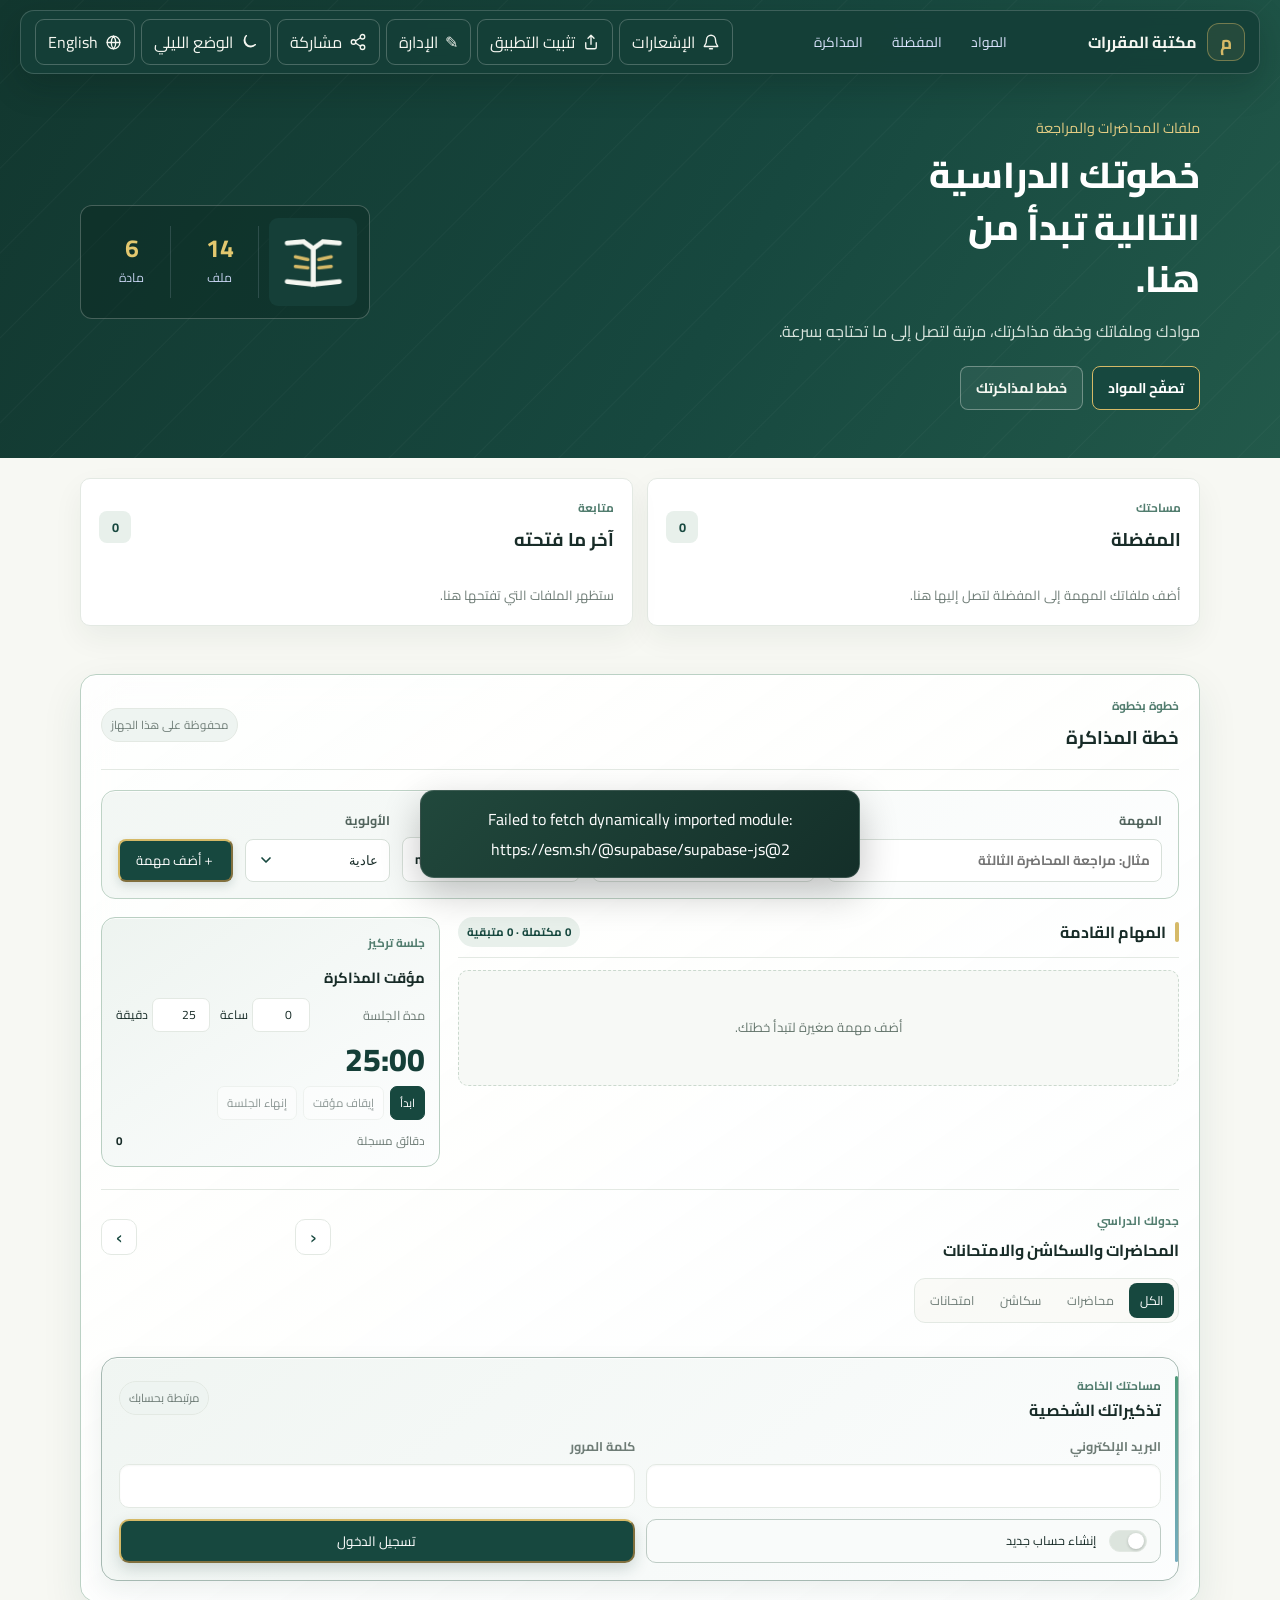
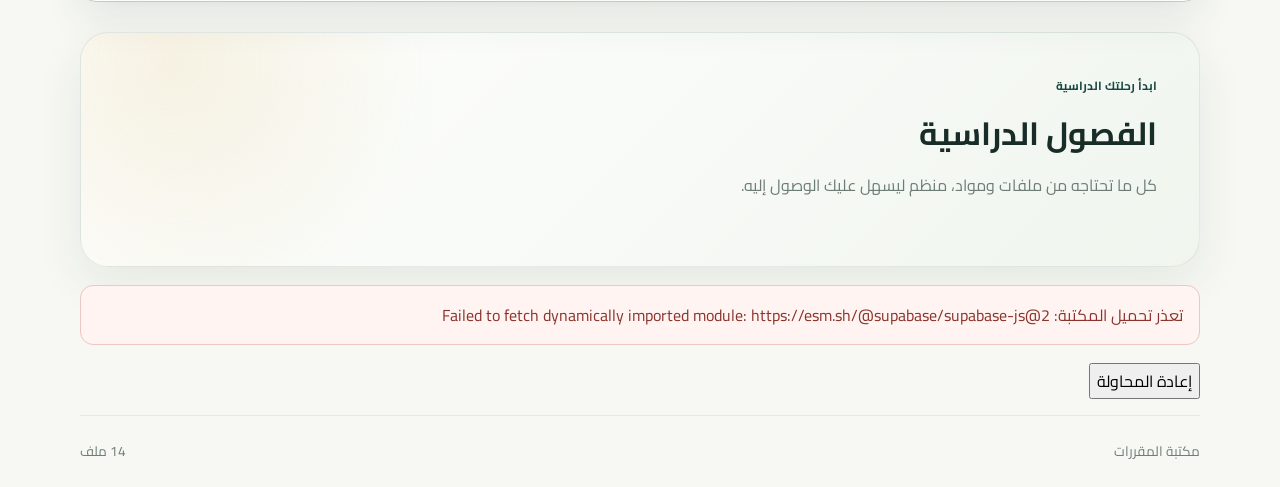
<file: index.html>
<!doctype html>
<html lang="ar" dir="rtl">
  <head>
    <meta charset="UTF-8" />
    <meta name="viewport" content="width=device-width, initial-scale=1" />
    <meta name="theme-color" content="#17264b" />
    <link rel="manifest" href="./manifest.webmanifest" />
    <meta
      name="description"
      content="مكتبة المقررات — ملفات المحاضرات والمراجعة في مكان واحد."
    />
    <link rel="canonical" href="https://course-library-alpha.vercel.app/" />
    <meta property="og:type" content="website" />
    <meta property="og:locale" content="ar_EG" />
    <meta property="og:site_name" content="مكتبة المقررات" />
    <meta property="og:title" content="مكتبة المقررات | كل مادتك، في مكان واحد" />
    <meta
      property="og:description"
      content="ملفات المحاضرات والمراجعة في مكان واحد. تصفّح الملفات وافتحها أو نزّلها بسهولة."
    />
    <meta property="og:url" content="https://course-library-alpha.vercel.app/" />
    <meta
      property="og:image"
      content="https://course-library-alpha.vercel.app/og-image.png"
    />
    <meta property="og:image:type" content="image/png" />
    <meta property="og:image:width" content="1200" />
    <meta property="og:image:height" content="630" />
    <meta
      property="og:image:alt"
      content="مكتبة المقررات — ملفات المحاضرات والمراجعة في مكان واحد"
    />
    <meta name="twitter:card" content="summary_large_image" />
    <meta name="twitter:title" content="مكتبة المقررات | كل مادتك، في مكان واحد" />
    <meta
      name="twitter:description"
      content="ملفات المحاضرات والمراجعة في مكان واحد. تصفّح الملفات وافتحها أو نزّلها بسهولة."
    />
    <meta
      name="twitter:image"
      content="https://course-library-alpha.vercel.app/og-image.png"
    />
    <title>مكتبة المقررات</title>
    <link rel="icon" type="image/svg+xml" href="./favicon.svg" />
    <link rel="preconnect" href="https://fonts.googleapis.com" />
    <link rel="preconnect" href="https://fonts.gstatic.com" crossorigin />
    <link
      href="https://fonts.googleapis.com/css2?family=Cairo:wght@400;500;600;700;800&display=swap"
      rel="stylesheet"
    />
    <link rel="stylesheet" href="styles.css" />
    <script type="module" src="script.js"></script>
  </head>
  <body>
    <header class="hero" id="top">
      <nav class="topbar page-width" aria-label="التنقل">
        <a class="brand" href="./" aria-label="مكتبة المقررات، الصفحة الرئيسية">
          <span class="brand-mark" aria-hidden="true">م</span>
          <span data-text="brand">مكتبة المقررات</span>
        </a>

        <nav class="desktop-section-nav" aria-label="أقسام المكتبة">
          <a href="#library" data-nav-section="library" data-text="navCourses">المواد</a>
          <a href="#favorites" data-nav-section="favorites" data-text="navFavorites">المفضلة</a>
          <a href="#planner" data-nav-section="planner" data-text="navStudy">المذاكرة</a>
        </nav>

        <div class="toolbar">
          <div class="notification-menu">
            <button class="outline-button notification-button" id="notification-button" type="button" aria-label="الإشعارات" aria-expanded="false" aria-controls="notification-panel">
              <svg class="toolbar-icon" viewBox="0 0 24 24" aria-hidden="true"><path d="M18 9a6 6 0 0 0-12 0c0 7-3 7-3 9h18c0-2-3-2-3-9" /><path d="M10 21h4" /></svg>
              <span data-text="notifications">الإشعارات</span>
              <span class="notification-badge" id="notification-badge" hidden></span>
            </button>
            <section class="notification-panel" id="notification-panel" aria-labelledby="notification-heading" hidden>
              <div class="notification-panel-heading">
                <div><h2 id="notification-heading" data-text="notifications">الإشعارات</h2><p id="notification-count" class="notification-count"></p></div>
                <button id="mark-notifications-read" class="notification-read-button" type="button" data-text="markRead">تحديد كمقروءة</button>
              </div>
              <button class="notification-enable" id="enable-push-button" type="button" hidden data-text="enableNotifications">تفعيل إشعارات الجهاز</button>
              <p id="notification-empty" class="notification-empty" hidden data-text="noNotifications">لا توجد إشعارات جديدة.</p>
              <ul id="notification-list" class="notification-list" aria-live="polite"></ul>
            </section>
          </div>
          <button class="outline-button install-button" id="install-button" type="button" aria-label="تثبيت التطبيق" data-aria-label="install">
            <svg class="toolbar-icon" viewBox="0 0 24 24" aria-hidden="true"><path d="M12 15V3m0 0L8 7m4-4 4 4" /><path d="M5 13v6a2 2 0 0 0 2 2h10a2 2 0 0 0 2-2v-6" /></svg>
            <span data-text="install">تثبيت التطبيق</span>
          </button>
<a class="outline-button admin-link" href="./admin/login.html" aria-label="الإدارة" title="الإدارة">
            <span aria-hidden="true">✎</span>
            <span data-text="admin">الإدارة</span>
          </a>
          <button class="outline-button" id="share-button" type="button" aria-label="مشاركة" data-aria-label="share">
            <svg class="toolbar-icon" viewBox="0 0 24 24" aria-hidden="true"><circle cx="18" cy="5" r="3" /><circle cx="6" cy="12" r="3" /><circle cx="18" cy="19" r="3" /><path d="m8.7 10.7 6.6-4.4m-6.6 7 6.6 4.4" /></svg>
            <span data-text="share">مشاركة</span>
          </button>
          <button class="outline-button" id="theme-button" type="button" aria-label="الوضع الليلي">
            <svg class="toolbar-icon" viewBox="0 0 24 24" aria-hidden="true"><path id="theme-icon" d="M20.5 15.5A8.5 8.5 0 0 1 8.5 3.5 8.5 8.5 0 1 0 20.5 15.5Z" /></svg>
            <span data-text="darkMode">الوضع الليلي</span>
          </button>
          <button class="outline-button language-button" id="language-button" type="button" aria-label="تغيير اللغة" data-aria-label="changeLanguage">
            <svg class="toolbar-icon language-icon" viewBox="0 0 24 24" aria-hidden="true"><circle cx="12" cy="12" r="9" /><path d="M3 12h18M12 3a14 14 0 0 1 0 18m0-18a14 14 0 0 0 0 18" /></svg>
            <span data-text="language">English</span>
          </button>
        </div>
      </nav>

      <div class="hero-content page-width">
        <div class="hero-copy">
          <p class="eyebrow" data-text="eyebrow">ملفات المحاضرات والمراجعة</p>
          <h1 data-text="headline">خطوتك الدراسية التالية تبدأ من هنا.</h1>
          <p class="hero-description" data-text="description">
            موادك وملفاتك وخطة مذاكرتك، مرتبة لتصل إلى ما تحتاجه بسرعة.
          </p>
          <div class="hero-actions">
            <a class="hero-action hero-action-primary" href="#library" data-text="browseCourses">تصفّح المواد</a>
            <a class="hero-action hero-action-secondary" href="#planner" data-text="startPlanning">خطط لمذاكرتك</a>
          </div>
        </div>
        <div class="hero-visual" aria-label="إحصاءات المكتبة">
          <img src="./app-icon-192.png" alt="" width="88" height="88" />
          <div class="hero-stat"><strong id="total-count">0</strong><span data-text="pdfFiles">ملف</span></div>
          <div class="hero-stat"><strong id="subject-count">6</strong><span data-text="subjects">مادة</span></div>
        </div>
      </div>
    </header>

    <main class="page-width main-content">
    <div class="personal-grid">
      <section class="personal-panel" id="favorites" aria-labelledby="favorites-heading">
        <div class="personal-heading">
          <div><p class="section-kicker" data-text="yourLibrary">مساحتك</p><h2 id="favorites-heading" data-text="favorites">المفضلة</h2></div>
          <span class="personal-count" id="favorites-count">0</span>
        </div>
          <ul class="personal-file-list" id="favorites-list"></ul>
          <p class="personal-empty" id="favorites-empty" data-text="noFavorites">أضف ملفاتك المهمة إلى المفضلة لتصل إليها هنا.</p>
        </section>
        <section class="personal-panel" id="recently-opened" aria-labelledby="recent-heading">
          <div class="personal-heading">
            <div><p class="section-kicker" data-text="continueLearning">متابعة</p><h2 id="recent-heading" data-text="recentFiles">آخر ما فتحته</h2></div>
            <span class="personal-count" id="recent-count">0</span>
          </div>
          <ul class="personal-file-list" id="recent-list"></ul>
          <p class="personal-empty" id="recent-empty" data-text="noRecentFiles">ستظهر الملفات التي تفتحها هنا.</p>
        </section>
      </div>

      <div class="personal-grid curated-grid">
        <section class="personal-panel" id="latest-files" aria-labelledby="latest-heading" hidden>
          <div class="personal-heading">
            <div><p class="section-kicker" data-text="newArrivals">أضيفت مؤخرًا</p><h2 id="latest-heading" data-text="latestFiles">أحدث الملفات</h2></div>
            <span class="personal-count" id="latest-count">0</span>
          </div>
          <ul class="personal-file-list" id="latest-list"></ul>
        </section>
        <section class="personal-panel" id="popular-files" aria-labelledby="popular-heading" hidden>
          <div class="personal-heading">
            <div><p class="section-kicker" data-text="recordedUsage">تنزيلات مسجلة</p><h2 id="popular-heading" data-text="popularFiles">الأكثر تنزيلًا</h2></div>
            <span class="personal-count" id="popular-count">0</span>
          </div>
          <ul class="personal-file-list" id="popular-list"></ul>
        </section>
      </div>

      <section class="planner-panel" id="planner" aria-labelledby="planner-heading">
        <div class="planner-heading">
          <div><p class="section-kicker" data-text="buildYourRoutine">خطوة بخطوة</p><h2 id="planner-heading" data-text="studyPlanner">خطة المذاكرة</h2></div>
          <span class="local-data-note" data-text="localPlannerNote">محفوظة على هذا الجهاز</span>
        </div>
        <form class="study-form" id="study-task-form">
          <label class="study-title-field"><span data-text="taskName">المهمة</span><input name="title" maxlength="140" required data-placeholder="taskPlaceholder" placeholder="مثال: مراجعة المحاضرة الثالثة" /></label>
          <label><span data-text="subjectOptional">المادة (اختياري)</span><select name="category_id" id="study-category"><option value="">كل المواد</option></select></label>
          <label><span data-text="dueDate">الموعد</span><input name="due_date" type="date" /></label>
          <label><span data-text="taskPriority">الأولوية</span><select name="priority"><option value="low" data-text="priorityLow">منخفضة</option><option value="normal" selected data-text="priorityNormal">عادية</option><option value="high" data-text="priorityHigh">عالية</option></select></label>
          <button class="hero-action-primary study-add-button" type="submit"><span aria-hidden="true">＋</span><span data-text="addTask">أضف مهمة</span></button>
        </form>
        <div class="planner-content">
          <div class="study-task-area">
            <div class="study-list-heading"><h3 data-text="upcomingTasks">المهام القادمة</h3><span id="study-summary"></span></div>
            <ul class="study-task-list" id="study-task-list"></ul>
            <p class="personal-empty" id="study-empty" data-text="noTasks">أضف مهمة صغيرة لتبدأ خطتك.</p>
          </div>
          <div class="focus-timer" aria-labelledby="timer-heading">
            <p class="section-kicker" data-text="focusSession">جلسة تركيز</p>
            <h3 id="timer-heading" data-text="focusTimer">مؤقت المذاكرة</h3>
            <div class="timer-duration-control">
              <span data-text="durationLabel">مدة الجلسة</span>
              <div class="timer-duration-inputs">
                <label class="timer-duration-input"><input id="study-duration-hours" type="number" inputmode="numeric" min="0" max="23" step="1" value="0" aria-label="الساعات" data-aria-label="durationHoursInput" /><span data-text="durationHours">ساعة</span></label>
                <label class="timer-duration-input"><input id="study-duration-minutes" type="number" inputmode="numeric" min="0" max="59" step="1" value="25" aria-label="الدقائق" data-aria-label="durationMinutesInput" /><span data-text="durationMinutes">دقيقة</span></label>
              </div>
            </div>
            <output class="timer-display" id="study-timer-display" aria-live="off">25:00</output>
            <div class="timer-actions">
              <button id="timer-start" type="button" data-text="timerStart">ابدأ</button>
              <button id="timer-pause" type="button" data-text="timerPause" disabled>إيقاف مؤقت</button>
              <button id="timer-reset" type="button" data-text="timerReset">إنهاء الجلسة</button>
            </div>
            <p class="session-total"><span data-text="studyMinutes">دقائق مسجلة</span><strong id="study-session-total">0</strong></p>
            <p class="timer-status" id="study-timer-status" role="status" aria-live="polite" hidden></p>
          </div>
        </div>
        <section class="study-calendar" id="study-calendar" aria-labelledby="study-calendar-heading">
          <div class="calendar-heading">
            <div>
              <p class="section-kicker" data-calendar-text="calendarKicker">جدولك الدراسي</p>
              <h3 id="study-calendar-heading" data-calendar-text="calendarTitle">المحاضرات والسكاشن والامتحانات</h3>
            </div>
            <div class="calendar-week-controls" aria-label="التنقل بين الأسابيع">
              <button id="calendar-previous-week" type="button" data-calendar-aria="previousWeek" aria-label="الأسبوع السابق">‹</button>
              <time id="calendar-week-label"></time>
              <button id="calendar-next-week" type="button" data-calendar-aria="nextWeek" aria-label="الأسبوع التالي">›</button>
            </div>
          </div>
          <div class="calendar-filters" role="group" data-calendar-aria="filterEvents" aria-label="تصفية المواعيد">
            <button type="button" data-calendar-filter="all" aria-pressed="true" data-calendar-text="calendarAll">الكل</button>
            <button type="button" data-calendar-filter="lecture" aria-pressed="false" data-calendar-text="calendarLectures">محاضرات</button>
            <button type="button" data-calendar-filter="section" aria-pressed="false" data-calendar-text="calendarSections">سكاشن</button>
            <button type="button" data-calendar-filter="exam" aria-pressed="false" data-calendar-text="calendarExams">امتحانات</button>
          </div>
          <p class="calendar-status" id="calendar-status" role="status" aria-live="polite" hidden></p>
          <div class="calendar-grid" id="calendar-grid" aria-live="polite"></div>
          <section class="personal-reminders" aria-labelledby="personal-reminders-heading">
            <div class="personal-reminders-heading">
              <div>
                <p class="section-kicker" data-calendar-text="privateArea">مساحتك الخاصة</p>
                <h3 id="personal-reminders-heading" data-calendar-text="personalReminders">تذكيراتك الشخصية</h3>
              </div>
              <span class="local-data-note" data-calendar-text="privateAccountNote">مرتبطة بحسابك</span>
            </div>
            <form class="student-auth-form" id="student-auth-form">
              <label><span data-calendar-text="studentEmail">البريد الإلكتروني</span><input name="email" type="email" autocomplete="username" required /></label>
              <label><span data-calendar-text="studentPassword">كلمة المرور</span><input name="password" type="password" autocomplete="current-password" minlength="8" required /></label>
              <label class="student-signup-toggle"><input id="student-signup-mode" type="checkbox" /><span data-calendar-text="createStudentAccount">إنشاء حساب جديد</span></label>
              <button class="hero-action-primary" id="student-auth-submit" type="submit">تسجيل الدخول</button>
              <p class="calendar-account-status" id="student-auth-status" role="status" aria-live="polite" hidden></p>
            </form>
            <div class="student-session-panel" id="student-session-panel" hidden>
              <div class="student-session-heading">
                <span id="student-account-email"></span>
                <button class="study-task-delete" id="student-sign-out" type="button" data-calendar-aria="signOut" aria-label="تسجيل الخروج">×</button>
              </div>
              <button class="secondary-button" id="student-enable-push" type="button" data-calendar-text="enableReminderPush">تفعيل تنبيهات المواعيد</button>
              <p class="calendar-account-status" id="student-push-status" role="status" aria-live="polite"></p>
              <form class="student-reminder-form" id="student-reminder-form">
                <label><span data-calendar-text="reminderTitle">عنوان التذكير</span><input name="title" maxlength="140" required /></label>
                <label><span data-calendar-text="reminderDetails">تفاصيل (اختياري)</span><input name="body" maxlength="280" /></label>
                <label><span data-calendar-text="reminderTime">موعد التنبيه</span><input name="remind_at" type="datetime-local" required /></label>
                <button class="hero-action-primary" type="submit" data-calendar-text="addReminder">إضافة تذكير</button>
              </form>
              <ul class="student-reminder-list" id="student-reminder-list"></ul>
            </div>
          </section>
        </section>
      </section>

      <section class="library" id="library" aria-labelledby="library-heading">
        <div class="semester-home" id="semester-home" aria-label="الفصول الدراسية">
          <div class="semester-intro">
            <p class="section-kicker">ابدأ رحلتك الدراسية</p>
            <h2>الفصول الدراسية</h2>
            <p>كل ما تحتاجه من ملفات ومواد، منظم ليسهل عليك الوصول إليه.</p>
          </div>
          <div class="semester-grid" id="semester-grid" aria-live="polite">
            <div class="semester-skeleton" aria-hidden="true"></div>
            <div class="semester-skeleton" aria-hidden="true"></div>
          </div>
        </div>
        <p class="library-load-error" id="library-load-error" role="alert" hidden></p>
        <button class="secondary-button library-retry" id="library-retry" type="button" hidden>إعادة المحاولة</button>
        <div class="term-content" id="term-content" hidden>
          <nav class="library-breadcrumbs" id="library-breadcrumbs" aria-label="مسار التصفح"></nav>
          <section class="controls" aria-label="البحث والتصنيف">
            <div class="category-filter-rail">
              <button
                class="category-scroll-button category-scroll-left"
                id="category-scroll-left"
                type="button"
                aria-label="تمرير التصنيفات إلى اليسار"
                data-aria-label="scrollCategoriesLeft"
                aria-controls="category-list"
                hidden
              >
                <svg viewBox="0 0 24 24" aria-hidden="true"><path d="m15 5-7 7 7 7" /></svg>
              </button>
              <div class="category-list" id="category-list" aria-label="تصفية حسب المادة"></div>
              <button
                class="category-scroll-button category-scroll-right"
                id="category-scroll-right"
                type="button"
                aria-label="تمرير التصنيفات إلى اليمين"
                data-aria-label="scrollCategoriesRight"
                aria-controls="category-list"
                hidden
              >
                <svg viewBox="0 0 24 24" aria-hidden="true"><path d="m9 5 7 7-7 7" /></svg>
              </button>
            </div>
            <label class="search-box">
              <span aria-hidden="true">⌕</span>
              <input
                id="search-input"
                type="search"
                autocomplete="off"
                data-placeholder="searchPlaceholder"
                placeholder="ابحث باسم المادة أو الملف..."
              />
            </label>
          </section>
          <div class="category-cards" id="category-cards"></div>
        <div class="section-heading">
          <h2 id="library-heading" data-text="filesHeading">الملفات</h2>
          <div class="file-batch-actions" id="file-batch-actions" hidden>
            <span id="selected-file-count" aria-live="polite"></span>
            <button class="file-action primary" id="download-selected-files" type="button"></button>
            <button class="file-action" id="clear-file-selection" type="button"></button>
          </div>
          <span id="result-count" aria-live="polite"></span>
        </div>
        <div class="file-grid" id="file-grid" aria-live="polite"></div>
        <p class="empty-state" id="empty-state" hidden></p>
        </div>
      </section>
    </main>

    <footer class="page-width footer">
      <span data-text="brand">مكتبة المقررات</span>
      <span id="footer-count"></span>
    </footer>
    <nav class="mobile-toolbar" id="mobile-navigation" data-aria-label="quickNavigation" aria-label="التنقل السريع">
      <span class="mobile-nav-indicator" id="mobile-nav-indicator" aria-hidden="true"></span>
      <button type="button" data-nav-target="top" aria-current="location" data-aria-label="navHome" aria-label="الرئيسية">
        <svg viewBox="0 0 24 24" aria-hidden="true"><path d="m3 10 9-7 9 7v10a1 1 0 0 1-1 1h-6v-7h-4v7H4a1 1 0 0 1-1-1z" /></svg>
        <span data-text="navHome">الرئيسية</span>
      </button>
      <button type="button" data-nav-target="favorites" data-aria-label="navFavorites" aria-label="المفضلة">
        <svg viewBox="0 0 24 24" aria-hidden="true"><path d="m12 3 2.8 5.7 6.2.9-4.5 4.4 1.1 6.2-5.6-3-5.6 3 1.1-6.2L3 9.6l6.2-.9z" /></svg>
        <span data-text="navFavorites">المفضلة</span>
      </button>
      <button type="button" data-nav-target="planner" data-aria-label="navStudy" aria-label="المذاكرة">
        <svg viewBox="0 0 24 24" aria-hidden="true"><rect x="3" y="5" width="18" height="16" rx="2" /><path d="M7 3v4m10-4v4M3 10h18m-13 4h3m-3 3h7" /></svg>
        <span data-text="navStudy">المذاكرة</span>
      </button>
      <button type="button" data-nav-target="library" data-aria-label="navCourses" aria-label="المواد">
        <svg viewBox="0 0 24 24" aria-hidden="true"><path d="M4 5.5A2.5 2.5 0 0 1 6.5 3H20v16H6.5A2.5 2.5 0 0 0 4 21z" /><path d="M4 5.5v13A2.5 2.5 0 0 1 6.5 16H20M8 7h8M8 10h6" /></svg>
        <span data-text="navCourses">المواد</span>
      </button>
      <button type="button" id="more-menu-button" aria-expanded="false" aria-controls="mobile-more-menu" data-aria-label="navMore" aria-label="المزيد">
        <svg viewBox="0 0 24 24" aria-hidden="true"><path d="M12 5v14M5 12h14" /></svg>
        <span data-text="navMore">المزيد</span>
      </button>
    </nav>
    <div class="mobile-more-menu" id="mobile-more-menu" hidden>
      <a href="#favorites" data-text="navFavorites">المفضلة</a>
      <button type="button" data-more-action="notifications" data-text="notifications">الإشعارات</button>
      <button type="button" data-more-action="theme" data-text="darkMode">الوضع الليلي</button>
      <button type="button" data-more-action="language" data-text="language">English</button>
      <button type="button" data-more-action="install" data-text="install">تثبيت التطبيق</button>
      <a href="./admin/login.html" data-text="admin">الإدارة</a>
    </div>
    <dialog class="pdf-viewer" id="pdf-viewer" aria-labelledby="pdf-viewer-title">
      <div class="pdf-viewer-header">
        <h2 id="pdf-viewer-title"></h2>
        <div class="pdf-viewer-actions">
          <a id="pdf-viewer-open-original" target="_blank" rel="noopener" data-text="pdfNewTab">فتح في تبويب جديد</a>
          <a id="pdf-viewer-download" data-text="download">تنزيل</a>
          <button id="pdf-viewer-fullscreen" type="button" aria-label="ملء الشاشة" data-aria-label="fullscreen" title="ملء الشاشة">⛶</button>
          <button id="pdf-viewer-close" type="button" aria-label="إغلاق العارض" data-aria-label="closeViewer" title="إغلاق العارض">×</button>
        </div>
      </div>
      <p class="pdf-viewer-loading" id="pdf-viewer-loading" role="status" data-text="pdfLoading">جارٍ فتح الملف…</p>
      <iframe id="pdf-viewer-frame" title="عارض PDF" allowfullscreen></iframe>
    </dialog>
    <div class="toast" id="toast" role="status" aria-live="polite"></div>
    <section class="app-update-prompt" id="app-update-prompt" role="status" aria-live="polite" hidden>
      <span class="app-update-icon" aria-hidden="true">✦</span>
      <div class="app-update-copy">
        <strong data-text="updateTitle">وصل تحديث جديد!</strong>
        <span data-text="updateAvailable">حدّث الصفحة الآن واستمتع بأحدث المميزات والتحسينات.</span>
      </div>
      <button id="refresh-app-button" type="button" data-text="refreshApp">تحديث الآن</button>
    </section>
    <section
      class="download-progress"
      id="download-progress"
      role="status"
      aria-live="polite"
      aria-atomic="true"
      hidden
    >
      <div class="download-progress-heading">
        <span class="download-progress-icon" aria-hidden="true">↓</span>
        <div class="download-progress-copy">
          <strong id="download-progress-title">جارٍ تنزيل الملف</strong>
          <span id="download-progress-detail"></span>
        </div>
        <span class="download-progress-percent" id="download-progress-percent">0%</span>
        <button class="download-cancel" id="download-cancel" type="button" aria-label="إلغاء التنزيل">×</button>
      </div>
      <progress id="download-progress-bar" max="100" value="0"></progress>
    </section>
  </body>
</html>
</file>
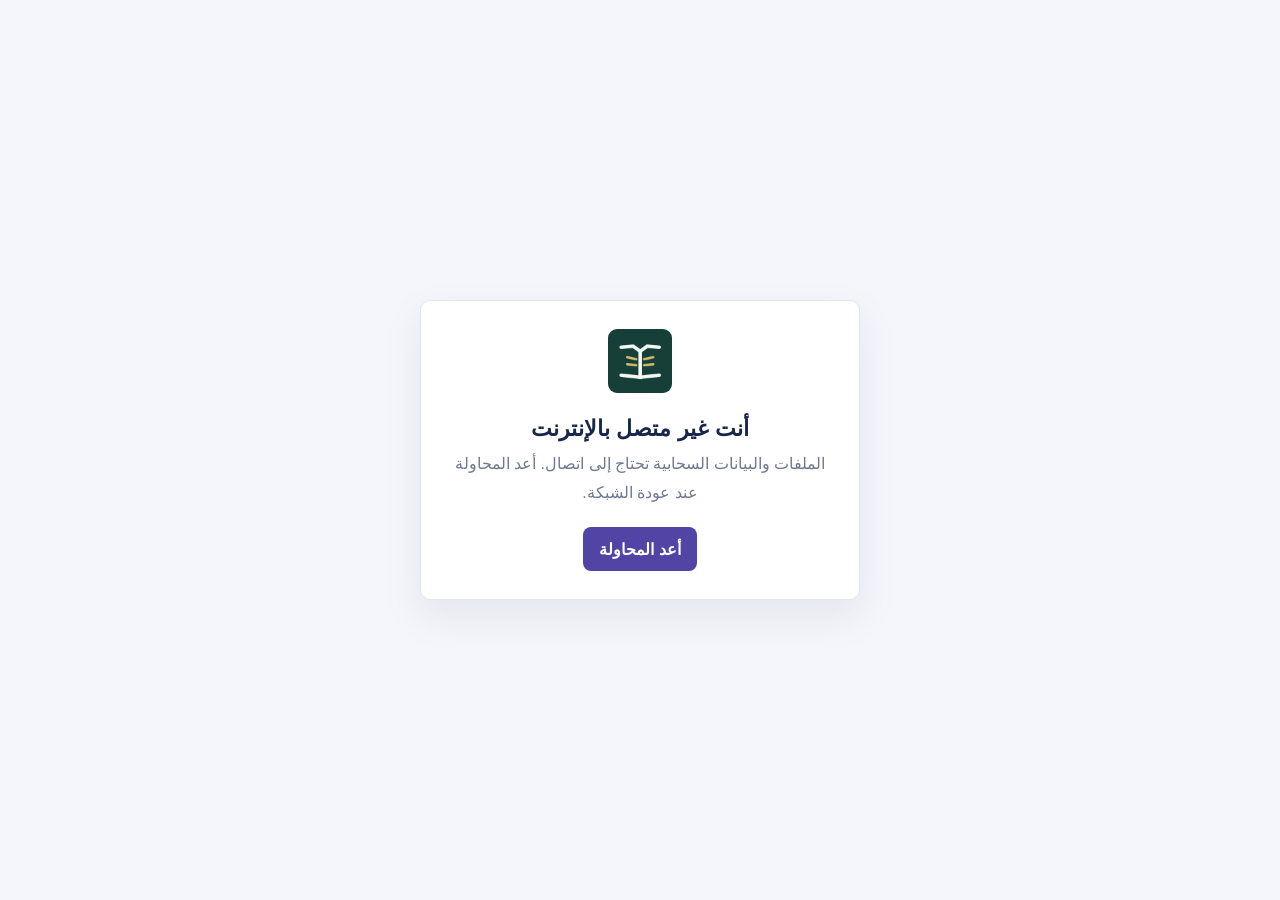
<file: offline.html>
<!doctype html>
<html lang="ar" dir="rtl">
  <head>
    <meta charset="UTF-8" />
    <meta name="viewport" content="width=device-width, initial-scale=1" />
    <meta name="theme-color" content="#17264b" />
    <title>غير متصل · مكتبة المقررات</title>
    <link rel="icon" type="image/svg+xml" href="./favicon.svg" />
    <style>
      :root { color-scheme: light; font-family: "Cairo", "Segoe UI", Tahoma, sans-serif; }
      * { box-sizing: border-box; }
      body { display: grid; min-height: 100vh; margin: 0; place-items: center; padding: 24px; color: #1c2340; background: #f5f6fb; }
      main { width: min(100%, 440px); padding: 28px; border: 1px solid #e1e5ef; border-radius: 10px; background: #fff; box-shadow: 0 16px 42px rgb(25 37 75 / 8%); text-align: center; }
      img { width: 64px; height: 64px; border-radius: 9px; }
      h1 { margin: 18px 0 8px; color: #17264b; font-size: 1.4rem; }
      p { margin: 0; color: #707992; line-height: 1.8; }
      a { display: inline-flex; min-height: 44px; align-items: center; justify-content: center; margin-top: 20px; padding: 9px 16px; border-radius: 8px; color: #fff; background: #5144a5; font-weight: 700; text-decoration: none; }
      a:focus-visible { outline: 3px solid #4eb6f2; outline-offset: 3px; }
      @media (prefers-reduced-motion: reduce) { *, *::before, *::after { scroll-behavior: auto !important; } }
    </style>
  </head>
  <body>
    <main>
      <img src="./app-icon-192.png" alt="" width="64" height="64" />
      <h1>أنت غير متصل بالإنترنت</h1>
      <p>الملفات والبيانات السحابية تحتاج إلى اتصال. أعد المحاولة عند عودة الشبكة.</p>
      <a href="./">أعد المحاولة</a>
    </main>
  </body>
</html>
</file>
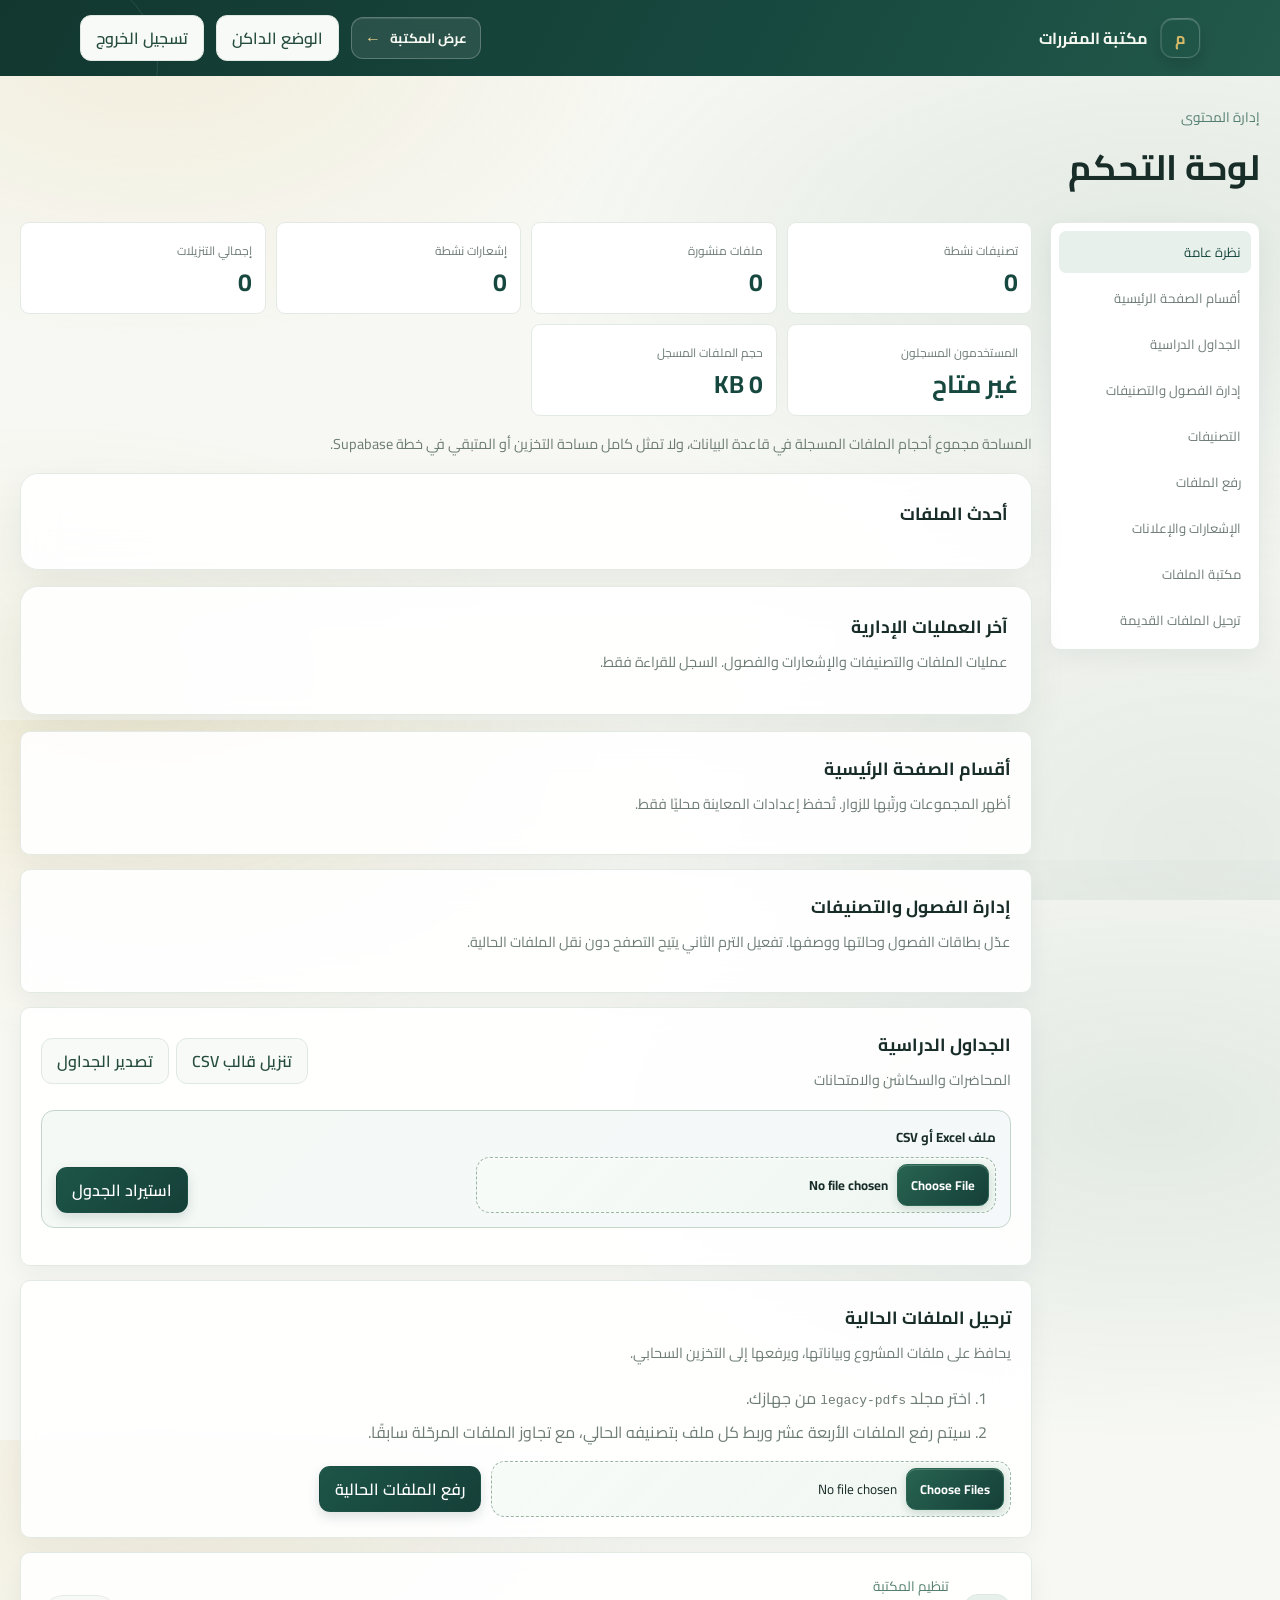
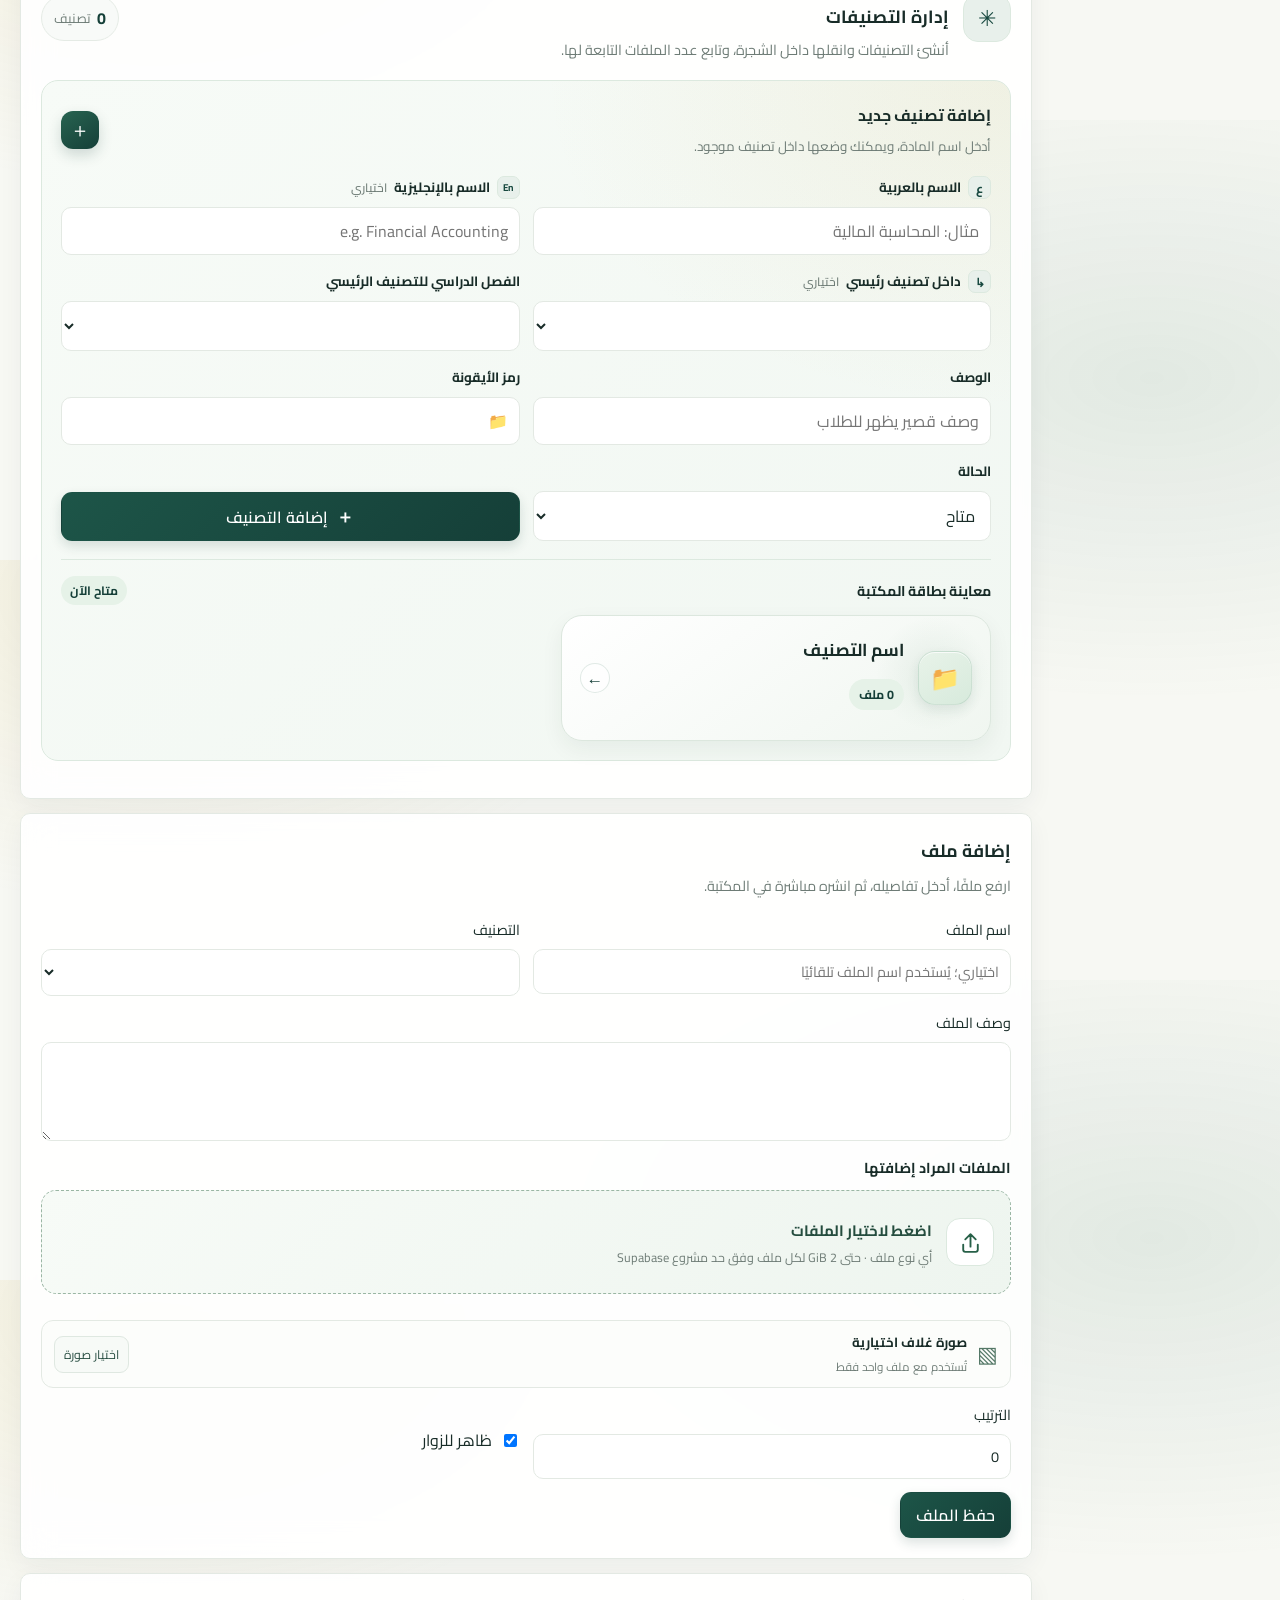
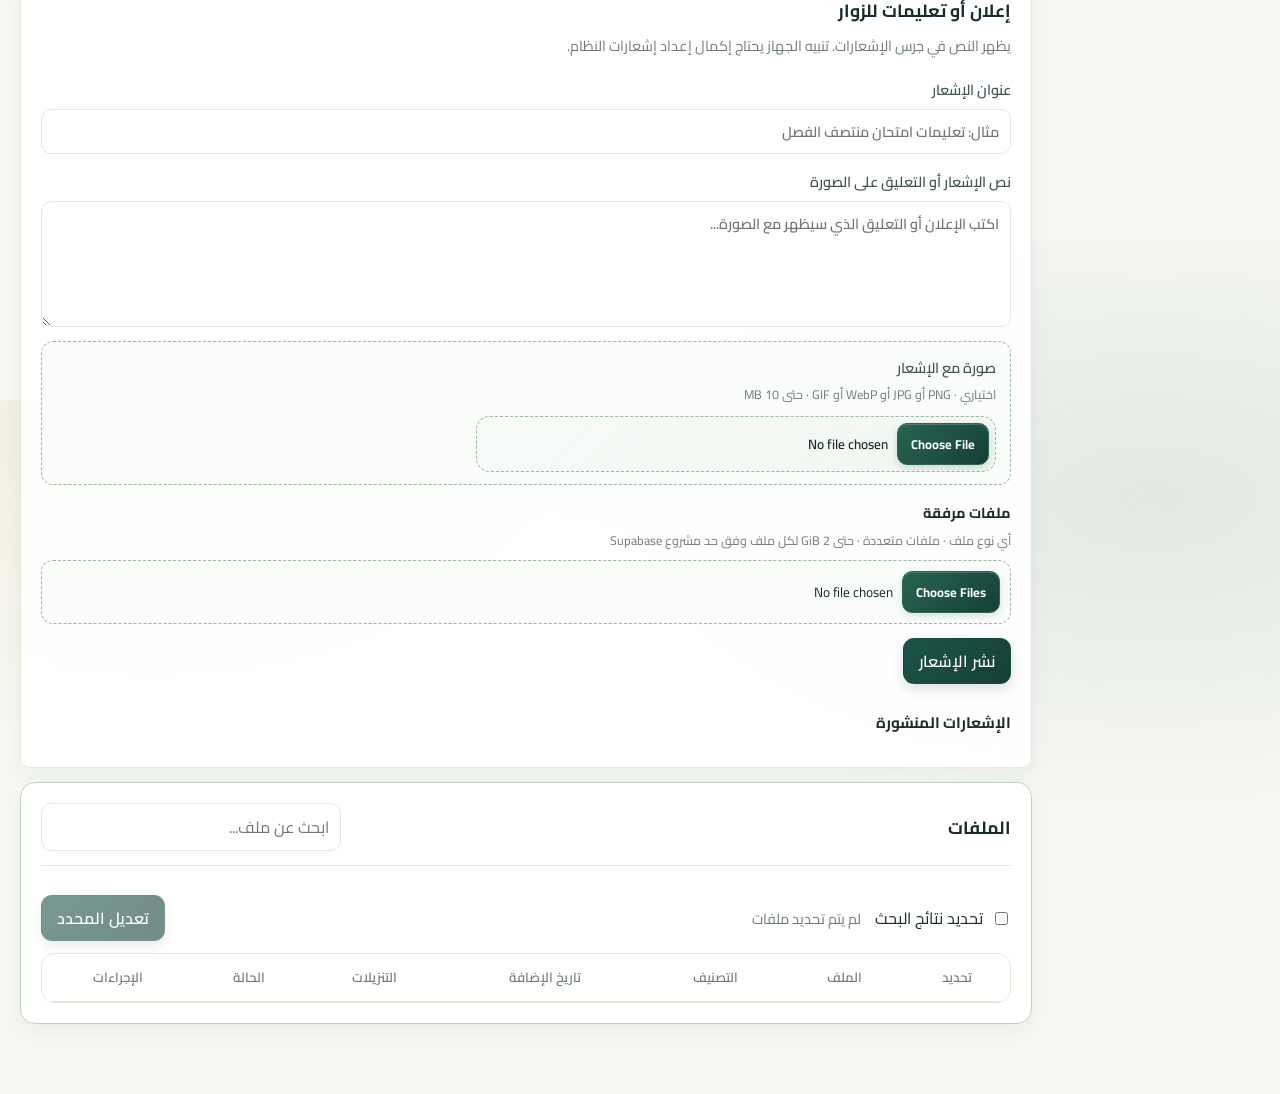
<file: admin/dashboard.html>
<!doctype html>
<html lang="ar" dir="rtl">
  <head>
    <meta charset="UTF-8" />
    <meta name="viewport" content="width=device-width, initial-scale=1" />
    <meta name="robots" content="noindex, nofollow" />
    <title>لوحة الإدارة · مكتبة المقررات</title>
    <link rel="icon" type="image/svg+xml" href="../favicon.svg" />
    <link rel="preconnect" href="https://fonts.googleapis.com" />
    <link rel="preconnect" href="https://fonts.gstatic.com" crossorigin />
    <link
      href="https://fonts.googleapis.com/css2?family=Cairo:wght@400;500;600;700;800&display=swap"
      rel="stylesheet"
    />
    <link rel="stylesheet" href="./admin.css" />
    <script type="module" src="./dashboard.js"></script>
  </head>
  <body>
    <header class="dashboard-header">
      <a class="admin-brand" href="../"><span class="brand-mark">م</span> مكتبة المقررات</a>
      <div class="header-actions">
        <a class="back-link" href="../">عرض المكتبة</a>
        <button class="secondary-button" id="admin-theme-button" type="button" aria-pressed="false">الوضع الداكن</button>
        <button class="secondary-button" id="logout-button" type="button">تسجيل الخروج</button>
      </div>
    </header>
    <main class="dashboard">
      <div class="page-title">
        <div><p class="eyebrow">إدارة المحتوى</p><h1>لوحة التحكم</h1></div>
        <span id="admin-email" class="muted"></span>
      </div>
      <p id="dashboard-message" class="notice" role="status" hidden></p>

      <div class="dashboard-layout">
        <div class="dashboard-sidebar-wrap">
          <button class="dashboard-sidebar-arrow" type="button" data-scroll-direction="left" aria-label="تمرير الأقسام لليسار" aria-controls="dashboard-sidebar">←</button>
          <nav class="dashboard-sidebar" id="dashboard-sidebar" aria-label="أقسام الإدارة">
            <a href="#dashboard-overview" aria-current="location">نظرة عامة</a>
            <a href="#homepage-sections-panel">أقسام الصفحة الرئيسية</a>
            <a href="#calendar-events-panel">الجداول الدراسية</a>
            <a href="#semester-management-panel">إدارة الفصول والتصنيفات</a>
            <a href="#categories-panel">التصنيفات</a>
            <a href="#file-form-panel">رفع الملفات</a>
            <a href="#notifications-panel">الإشعارات والإعلانات</a>
            <a href="#files-panel">مكتبة الملفات</a>
            <a href="#migration-panel">ترحيل الملفات القديمة</a>
          </nav>
          <button class="dashboard-sidebar-arrow" type="button" data-scroll-direction="right" aria-label="تمرير الأقسام لليمين" aria-controls="dashboard-sidebar">→</button>
        </div>
        <div class="dashboard-content">
          <section class="admin-overview" id="dashboard-overview" aria-label="إحصاءات المحتوى">
            <article><span>تصنيفات نشطة</span><strong id="overview-category-count">0</strong></article>
            <article><span>ملفات منشورة</span><strong id="overview-file-count">0</strong></article>
            <article><span>إشعارات نشطة</span><strong id="overview-notification-count">0</strong></article>
            <article><span>إجمالي التنزيلات</span><strong id="overview-download-count">0</strong></article>
            <article><span>المستخدمون المسجلون</span><strong id="overview-user-count">غير متاح</strong></article>
            <article><span>حجم الملفات المسجل</span><strong id="overview-storage-size">0 KB</strong></article>
          </section>
          <p class="muted overview-storage-note">المساحة مجموع أحجام الملفات المسجلة في قاعدة البيانات، ولا تمثل كامل مساحة التخزين أو المتبقي في خطة Supabase.</p>
          <p id="overview-data-note" class="muted overview-data-note" role="status" hidden></p>
          <section class="overview-details" aria-label="أحدث بيانات المكتبة">
            <article class="panel overview-detail-panel">
              <h2>أحدث الملفات</h2>
              <ul id="overview-recent-files" class="overview-activity-list"></ul>
            </article>
            <article class="panel overview-detail-panel">
              <h2>آخر العمليات الإدارية</h2>
              <p class="muted">عمليات الملفات والتصنيفات والإشعارات والفصول. السجل للقراءة فقط.</p>
              <ul id="overview-recent-actions" class="overview-activity-list"></ul>
            </article>
          </section>

          <section class="panel" id="homepage-sections-panel">
            <div class="panel-heading">
              <div><h2>أقسام الصفحة الرئيسية</h2><p class="muted">أظهر المجموعات ورتّبها للزوار. تُحفظ إعدادات المعاينة محليًا فقط.</p></div>
            </div>
            <p id="homepage-section-note" class="muted" hidden></p>
            <ol id="homepage-section-list" class="homepage-section-list"></ol>
          </section>

          <section class="panel" id="semester-management-panel">
            <div class="panel-heading">
              <div><h2>إدارة الفصول والتصنيفات</h2><p class="muted">عدّل بطاقات الفصول وحالتها ووصفها. تفعيل الترم الثاني يتيح التصفح دون نقل الملفات الحالية.</p></div>
            </div>
            <p id="semester-management-note" class="muted" hidden></p>
            <div id="semester-admin-list" class="semester-admin-list"></div>
          </section>

          <section class="panel calendar-events-panel" id="calendar-events-panel">
            <div class="panel-heading">
              <div><h2>الجداول الدراسية</h2><p class="muted">المحاضرات والسكاشن والامتحانات</p></div>
              <div class="calendar-import-actions">
                <button class="secondary-button" id="calendar-template-button" type="button">تنزيل قالب CSV</button>
                <button class="secondary-button" id="calendar-export-button" type="button">تصدير الجداول</button>
              </div>
            </div>
            <form id="calendar-import-form" class="calendar-import-form">
              <label class="calendar-import-file">
                <span>ملف Excel أو CSV</span>
                <input id="calendar-import-file-input" type="file" accept=".csv,.xlsx,.xls,text/csv,application/vnd.openxmlformats-officedocument.spreadsheetml.sheet,application/vnd.ms-excel" required />
              </label>
              <button class="primary-button" type="submit">استيراد الجدول</button>
              <p id="calendar-import-status" class="upload-status" role="status" aria-live="polite" hidden></p>
            </form>
            <p class="calendar-events-count muted" id="calendar-events-count"></p>
            <ul class="calendar-event-list" id="calendar-event-list"></ul>
          </section>

      <section class="panel" id="migration-panel">
        <div class="panel-heading"><div><h2>ترحيل الملفات الحالية</h2><p class="muted">يحافظ على ملفات المشروع وبياناتها، ويرفعها إلى التخزين السحابي.</p></div></div>
        <ol class="setup-steps">
          <li>اختر مجلد <code>legacy-pdfs</code> من جهازك.</li>
          <li>سيتم رفع الملفات الأربعة عشر وربط كل ملف بتصنيفه الحالي، مع تجاوز الملفات المرحّلة سابقًا.</li>
        </ol>
        <div class="inline-form">
          <input id="legacy-files" type="file" webkitdirectory directory multiple accept="application/pdf,.pdf" />
          <button class="primary-button" id="migration-button" type="button">رفع الملفات الحالية</button>
        </div>
        <progress id="migration-progress" max="14" value="0" hidden></progress>
      </section>

      <section class="panel" id="categories-panel">
        <div class="panel-heading category-panel-heading">
          <div class="category-heading-copy">
            <span class="category-heading-icon" aria-hidden="true">✳</span>
            <div>
              <p class="eyebrow">تنظيم المكتبة</p>
              <h2>إدارة التصنيفات</h2>
              <p class="muted">أنشئ التصنيفات وانقلها داخل الشجرة، وتابع عدد الملفات التابعة لها.</p>
            </div>
          </div>
          <span class="category-total"><strong id="category-count">0</strong> تصنيف</span>
        </div>
        <form id="category-form" class="category-create-form">
          <input name="id" type="hidden" />
          <div class="category-form-heading">
            <div>
              <h3>إضافة تصنيف جديد</h3>
              <p class="muted">أدخل اسم المادة، ويمكنك وضعها داخل تصنيف موجود.</p>
            </div>
            <span class="category-form-spark" aria-hidden="true">＋</span>
          </div>
          <div class="category-form-fields">
            <label class="category-input">
              <span><span class="field-icon" aria-hidden="true">ع</span> الاسم بالعربية</span>
              <input name="name_ar" placeholder="مثال: المحاسبة المالية" required />
            </label>
            <label class="category-input">
              <span><span class="field-icon field-icon-en" aria-hidden="true">En</span> الاسم بالإنجليزية <span class="optional-label">اختياري</span></span>
              <input name="name_en" placeholder="e.g. Financial Accounting" />
            </label>
            <label class="category-input">
              <span><span class="field-icon" aria-hidden="true">↳</span> داخل تصنيف رئيسي <span class="optional-label">اختياري</span></span>
              <select name="parent_id"></select>
            </label>
            <label class="category-input">
              <span>الفصل الدراسي للتصنيف الرئيسي</span>
              <select name="semester_id"></select>
            </label>
            <label class="category-input">
              <span>الوصف</span>
              <input name="description" maxlength="300" placeholder="وصف قصير يظهر للطلاب" />
            </label>
            <label class="category-input">
              <span>رمز الأيقونة</span>
              <input name="icon" maxlength="8" value="📁" aria-label="رمز أيقونة التصنيف" />
            </label>
            <label class="category-input">
              <span>الحالة</span>
              <select name="category_status">
                <option value="active">متاح</option>
                <option value="coming_soon">قريبًا</option>
                <option value="hidden">مخفي</option>
              </select>
            </label>
            <button class="primary-button category-submit" type="submit">
              <span aria-hidden="true">＋</span> إضافة التصنيف
            </button>
            <button class="secondary-button category-cancel-edit" id="cancel-category-edit" type="button" hidden>إلغاء التعديل</button>
          </div>
          <section class="category-card-preview" aria-labelledby="category-preview-heading">
            <div class="category-card-preview-heading">
              <h4 id="category-preview-heading">معاينة بطاقة المكتبة</h4>
              <span id="category-preview-status">متاح الآن</span>
            </div>
            <div class="category-card-preview-card" id="category-preview-card" role="group" aria-labelledby="category-preview-heading">
              <span class="category-card-preview-icon" id="category-preview-icon" aria-hidden="true">📁</span>
              <strong id="category-preview-name">اسم التصنيف</strong>
              <span class="category-card-preview-description" id="category-preview-description" hidden></span>
              <span class="category-card-preview-count" id="category-preview-count">0 ملف</span>
              <span class="category-card-preview-arrow" aria-hidden="true">←</span>
            </div>
          </section>
        </form>
        <div id="category-list" class="category-admin-list"></div>
      </section>

      <section class="panel" id="file-form-panel">
        <div class="panel-heading"><div><h2 id="file-form-heading">إضافة ملف</h2><p class="muted">ارفع ملفًا، أدخل تفاصيله، ثم انشره مباشرة في المكتبة.</p></div></div>
        <p id="file-edit-queue-status" class="file-edit-queue-status" aria-live="polite" hidden></p>
        <form id="file-form" class="file-form">
          <input name="id" type="hidden" />
          <label class="file-default-field">اسم الملف<input name="name" maxlength="180" placeholder="اختياري؛ يُستخدم اسم الملف تلقائيًا" /></label>
          <label class="file-default-field">التصنيف<select name="category_id" required></select></label>
          <label class="wide file-default-field">وصف الملف<textarea name="description" rows="3"></textarea></label>
          <div class="upload-field wide">
            <span class="upload-label">الملفات المراد إضافتها</span>
            <label class="upload-dropzone" for="file-input">
              <span class="upload-symbol" aria-hidden="true">
                <svg viewBox="0 0 24 24"><path d="M12 16V4m0 0L7 9m5-5 5 5" /><path d="M5 14v5a2 2 0 0 0 2 2h10a2 2 0 0 0 2-2v-5" /></svg>
              </span>
              <span class="upload-copy">
                <strong>اضغط لاختيار الملفات</strong>
                <small>أي نوع ملف · حتى 2 GiB لكل ملف وفق حد مشروع Supabase</small>
              </span>
              <input
                id="file-input"
                name="file"
                type="file"
                multiple
              />
            </label>
            <ul id="file-selection" class="file-selection" aria-live="polite"></ul>
          </div>
          <div id="upload-editors" class="upload-editors wide"></div>
          <label class="cover-picker wide">
            <span class="cover-picker-icon" aria-hidden="true">▧</span>
            <span class="cover-picker-copy"><strong>صورة غلاف اختيارية</strong><small id="cover-file-name">تُستخدم مع ملف واحد فقط</small></span>
            <span class="cover-picker-button">اختيار صورة</span>
            <input name="cover" type="file" accept="image/png,image/jpeg,image/webp,image/gif" />
          </label>
          <label>الترتيب<input name="position" type="number" value="0" /></label>
          <label class="check-label"><input name="is_published" type="checkbox" checked /> ظاهر للزوار</label>
          <div class="form-actions wide">
            <button class="primary-button" type="submit">حفظ الملف</button>
            <button class="secondary-button" id="cancel-edit" type="button" hidden>إلغاء التعديل</button>
            <button class="secondary-button" id="cancel-current-uploads" type="button" hidden>إيقاف الرفع الجاري</button>
          </div>
          <progress id="upload-progress" class="wide upload-progress" max="1" value="0" hidden></progress>
          <p id="upload-status" class="upload-status wide" aria-live="polite" hidden></p>
          <ul id="upload-file-statuses" class="upload-file-statuses wide" aria-live="polite"></ul>
        </form>
      </section>

      <section class="panel" id="notifications-panel">
        <div class="panel-heading">
          <div><h2>إعلان أو تعليمات للزوار</h2><p class="muted">يظهر النص في جرس الإشعارات. تنبيه الجهاز يحتاج إكمال إعداد إشعارات النظام.</p></div>
        </div>
        <form id="notification-form" class="notification-form">
          <input name="id" type="hidden" />
          <label>عنوان الإشعار<input name="title" maxlength="180" placeholder="مثال: تعليمات امتحان منتصف الفصل" required /></label>
          <label>نص الإشعار أو التعليق على الصورة<textarea name="body" rows="4" maxlength="2000" placeholder="اكتب الإعلان أو التعليق الذي سيظهر مع الصورة..." required></textarea></label>
          <label class="notification-image-picker">
            <span>صورة مع الإشعار <small>اختياري · PNG أو JPG أو WebP أو GIF · حتى 10 MB</small></span>
            <input id="notification-image" name="image" type="file" accept="image/jpeg,image/png,image/webp,image/gif" />
          </label>
          <button class="secondary-button notification-remove-image" id="notification-remove-image" type="button" hidden>إزالة الصورة الحالية</button>
          <div class="notification-image-preview-wrap" id="notification-image-preview-wrap" hidden>
            <img id="notification-image-preview" alt="معاينة صورة الإشعار" />
            <span id="notification-image-name"></span>
          </div>
          <div class="upload-field notification-attachments">
            <span class="upload-label">ملفات مرفقة <small>أي نوع ملف · ملفات متعددة · حتى 2 GiB لكل ملف وفق حد مشروع Supabase</small></span>
            <input id="notification-attachments" type="file" multiple />
            <ul id="notification-attachment-selection" class="file-selection" aria-live="polite"></ul>
            <ul id="notification-existing-attachments" class="notification-existing-attachments"></ul>
          </div>
          <div class="form-actions">
            <button class="primary-button" type="submit">نشر الإشعار</button>
            <button class="secondary-button" id="cancel-notification-edit" type="button" hidden>إلغاء التعديل</button>
          </div>
          <progress id="notification-upload-progress" class="upload-progress" max="1" value="0" hidden></progress>
          <p id="notification-upload-status" class="upload-status" aria-live="polite" hidden></p>
        </form>
        <div class="admin-notification-history">
          <h3>الإشعارات المنشورة</h3>
          <ul id="admin-notification-list" class="admin-notification-list"></ul>
        </div>
      </section>

      <section class="panel" id="files-panel">
        <div class="panel-heading file-list-heading">
          <div><h2>الملفات</h2><p id="file-count" class="muted"></p></div>
          <input id="file-search" type="search" placeholder="ابحث عن ملف..." aria-label="ابحث عن ملف" />
        </div>
        <div class="file-selection-toolbar">
          <label class="check-label"><input id="file-select-visible" type="checkbox" /> تحديد نتائج البحث</label>
          <span id="file-selection-count" class="muted" aria-live="polite">لم يتم تحديد ملفات</span>
          <button class="primary-button" id="edit-selected-files" type="button" disabled>تعديل المحدد</button>
        </div>
        <div class="table-wrap">
          <table>
            <thead><tr><th>تحديد</th><th>الملف</th><th>التصنيف</th><th>تاريخ الإضافة</th><th>التنزيلات</th><th>الحالة</th><th>الإجراءات</th></tr></thead>
            <tbody id="file-table-body"></tbody>
          </table>
        </div>
      </section>
        </div>
      </div>
    </main>
    <div id="admin-toast" class="admin-toast" role="status" aria-live="polite"></div>
  </body>
</html>
</file>
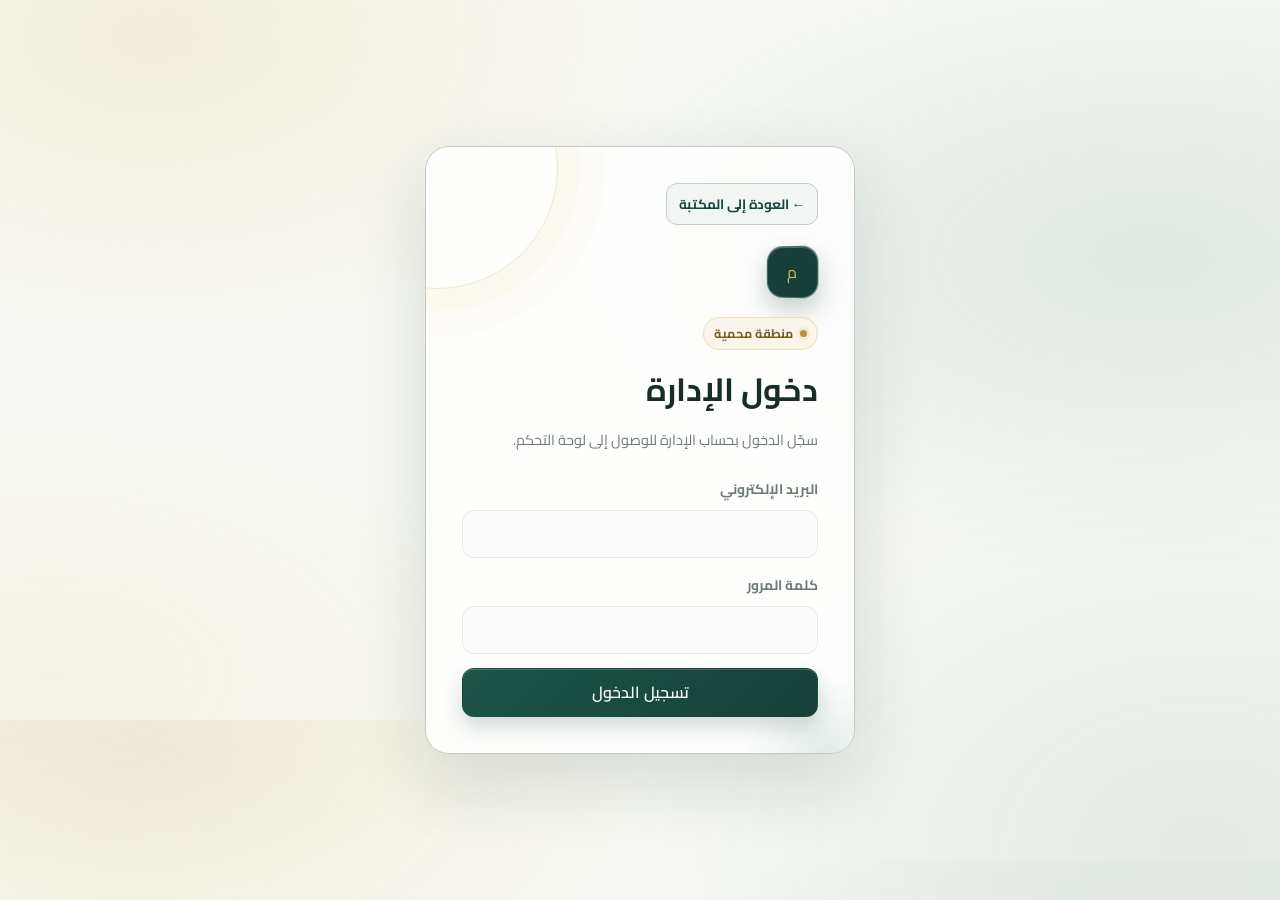
<file: admin/login.html>
<!doctype html>
<html lang="ar" dir="rtl">
  <head>
    <meta charset="UTF-8" />
    <meta name="viewport" content="width=device-width, initial-scale=1" />
    <meta name="robots" content="noindex, nofollow" />
    <title>دخول الإدارة · مكتبة المقررات</title>
    <link rel="icon" type="image/svg+xml" href="../favicon.svg" />
    <link rel="preconnect" href="https://fonts.googleapis.com" />
    <link rel="preconnect" href="https://fonts.gstatic.com" crossorigin />
    <link
      href="https://fonts.googleapis.com/css2?family=Cairo:wght@400;500;600;700;800&display=swap"
      rel="stylesheet"
    />
    <link rel="stylesheet" href="./admin.css" />
    <script type="module" src="./login.js"></script>
  </head>
  <body class="admin-login-page">
    <main class="auth-card">
      <a class="back-link" href="../">← العودة إلى المكتبة</a>
      <span class="brand-mark" aria-hidden="true">م</span>
      <p class="eyebrow">منطقة محمية</p>
      <h1>دخول الإدارة</h1>
      <p class="muted">سجّل الدخول بحساب الإدارة للوصول إلى لوحة التحكم.</p>
      <form id="login-form">
        <label>البريد الإلكتروني<input name="email" type="email" autocomplete="username" required /></label>
        <label>كلمة المرور<input name="password" type="password" autocomplete="current-password" required /></label>
        <button class="primary-button" type="submit">تسجيل الدخول</button>
        <p class="form-message" id="login-message" role="alert" hidden></p>
      </form>
    </main>
  </body>
</html>
</file>
<file: styles.css>
:root {
  color-scheme: light;
  --green: #153f38;
  --green-strong: #17483f;
  --green-soft: #e8f0eb;
  --paper: #f7f8f3;
  --surface: #fff;
  --ink: #182c28;
  --muted: #6e7c76;
  --line: #e3e9e3;
  --shadow: 0 12px 30px rgb(24 50 42 / 6%);
  --gold: #d5b967;
  font-family: "Cairo", "Segoe UI", Tahoma, sans-serif;
}

* {
  box-sizing: border-box;
}

body {
  min-width: 0;
  min-height: 100vh;
  margin: 0;
  color: var(--ink);
  background-color: var(--paper);
  background-image: radial-gradient(#dce4dc 0.7px, transparent 0.7px);
  background-size: 18px 18px;
}

button,
input {
  font: inherit;
}

button {
  cursor: pointer;
}

.page-width {
  width: min(1120px, calc(100% - 48px));
  margin-inline: auto;
}

.hero {
  position: relative;
  overflow: visible;
  color: #f5f7f1;
  background-color: var(--green);
  background-image: repeating-linear-gradient(
    135deg,
    transparent 0,
    transparent 42px,
    rgb(255 255 255 / 3%) 43px,
    transparent 44px
  );
}

.topbar {
  display: flex;
  min-height: 88px;
  align-items: center;
  justify-content: space-between;
  gap: 24px;
}

.brand {
  display: inline-flex;
  align-items: center;
  gap: 10px;
  color: inherit;
  font-size: 1rem;
  font-weight: 700;
  text-decoration: none;
  white-space: nowrap;
}

.brand-mark {
  display: grid;
  width: 38px;
  height: 38px;
  place-items: center;
  border: 1px solid rgb(255 255 255 / 26%);
  border-radius: 12px;
  color: #d5b967;
  font-size: 1.15rem;
}

.mobile-toolbar {
  display: none;
}

.toolbar {
  display: flex;
  flex-wrap: wrap;
  gap: 8px;
}

.notification-menu {
  position: relative;
}

.notification-button {
  position: relative;
}

.notification-badge {
  position: absolute;
  top: -5px;
  inset-inline-end: -5px;
  display: grid;
  min-width: 19px;
  height: 19px;
  place-items: center;
  padding-inline: 4px;
  border: 2px solid var(--green);
  border-radius: 999px;
  color: #fff;
  background: #c64235;
  font-size: .68rem;
  font-weight: 700;
  line-height: 1;
}

.notification-panel {
  position: fixed;
  z-index: 20;
  top: 76px;
  inset-inline-end: max(16px, calc((100vw - 1120px) / 2));
  width: min(390px, calc(100vw - 24px));
  max-height: min(70vh, 560px);
  overflow: visible;
  padding: 17px;
  border: 1px solid color-mix(in srgb, var(--green-strong) 24%, transparent);
  border-radius: 18px;
  color: var(--ink);
  background: linear-gradient(145deg,
    color-mix(in srgb, var(--surface) 89%, #d3f1e4),
    color-mix(in srgb, var(--surface) 92%, #d4e8f4) 55%,
    color-mix(in srgb, var(--surface) 91%, #f3e5c2));
  box-shadow: 0 24px 64px rgb(10 30 24 / 28%),
    inset 0 1px 0 rgb(255 255 255 / 76%);
  -webkit-backdrop-filter: blur(26px) saturate(165%);
  backdrop-filter: blur(26px) saturate(165%);
}

.notification-panel:not([hidden]) {
  transform-origin: top center;
  animation: notification-panel-in 320ms cubic-bezier(.2, .85, .25, 1.12) both;
}

.notification-panel::before {
  position: absolute;
  top: -8px;
  left: var(--notification-arrow-left, 50%);
  z-index: 1;
  width: 16px;
  height: 16px;
  border-top: 1px solid color-mix(in srgb, var(--green-strong) 24%, transparent);
  border-left: 1px solid color-mix(in srgb, var(--green-strong) 24%, transparent);
  border-radius: 3px 0 0;
  background: color-mix(in srgb, var(--surface) 89%, #d3f1e4);
  box-shadow: -3px -3px 8px rgb(10 30 24 / 8%);
  content: "";
  pointer-events: none;
  transform: translateX(-50%) rotate(45deg);
}

@keyframes notification-panel-in {
  from { opacity: 0; transform: translateY(-14px) scale(.96); }
  to { opacity: 1; transform: translateY(0) scale(1); }
}

@keyframes notification-item-in {
  from { opacity: 0; transform: translateY(8px); }
  to { opacity: 1; transform: translateY(0); }
}

.notification-panel-heading {
  display: flex;
  align-items: start;
  justify-content: space-between;
  gap: 12px;
  margin-bottom: 12px;
}

.notification-panel-heading h2 {
  margin: 0;
  font-size: 1.05rem;
}

.notification-count,
.notification-empty {
  margin: 4px 0 0;
  color: var(--muted);
  font-size: .82rem;
}

.notification-read-button,
.notification-enable {
  border: 0;
  color: var(--green-strong);
  background: transparent;
  font-size: .78rem;
  font-weight: 700;
}

.notification-enable {
  width: 100%;
  min-height: 38px;
  margin-bottom: 8px;
  border: 1px solid var(--line);
  border-radius: 10px;
  background: var(--green-soft);
}

.notification-list {
  display: grid;
  gap: 8px;
  max-height: min(calc(70vh - 180px), 410px);
  overflow: auto;
  overscroll-behavior: contain;
  margin: 0;
  padding: 0;
  list-style: none;
}

.notification-item {
  position: relative;
  display: grid;
  gap: 4px;
  width: 100%;
  padding: 11px 12px;
  border: 1px solid color-mix(in srgb, var(--line) 78%, transparent);
  border-radius: 12px;
  color: inherit;
  text-align: start;
  background: color-mix(in srgb, var(--surface) 78%, transparent);
  box-shadow: inset 0 1px 0 rgb(255 255 255 / 48%);
  transition: border-color 150ms ease, background-color 150ms ease, box-shadow 150ms ease;
}

.notification-item.is-unread {
  border-color: color-mix(in srgb, #4b9b77 38%, transparent);
  background: linear-gradient(125deg,
    color-mix(in srgb, #74b995 19%, var(--surface)),
    color-mix(in srgb, #82b8cb 12%, var(--surface)));
}

.notification-item.is-unread::before {
  position: absolute;
  inset-block: 11px;
  inset-inline-start: 0;
  width: 3px;
  border-radius: 3px;
  background: linear-gradient(180deg, #4b9b77, #70abc3);
  content: "";
}

.notification-item:hover {
  border-color: color-mix(in srgb, #4b9b77 42%, var(--line));
  background-color: color-mix(in srgb, #7db79a 16%, var(--surface));
  box-shadow: 0 5px 16px rgb(19 68 52 / 9%), inset 0 1px 0 rgb(255 255 255 / 55%);
}

.notification-item-open {
  width: fit-content;
  padding: 0;
  border: 0;
  color: inherit;
  text-align: start;
  background: transparent;
  font: inherit;
}

.notification-item-open:hover .notification-item-title {
  text-decoration: underline;
  text-underline-offset: 3px;
}

.notification-item-title {
  display: block;
  font-weight: 700;
}

.notification-item-body {
  display: block;
  margin-top: 4px;
  color: var(--muted);
  font-size: .85rem;
  white-space: pre-wrap;
}

.notification-item-image {
  display: block;
  width: 100%;
  max-height: 180px;
  margin-top: 9px;
  border-radius: 9px;
  object-fit: contain;
  background: var(--paper);
}

.notification-attachments-label {
  color: var(--muted);
  font-size: .78rem;
  font-weight: 700;
}

.notification-attachments {
  display: grid;
  gap: 5px;
  margin: 0;
  padding: 0;
  list-style: none;
}

.notification-attachments a {
  color: var(--green-strong);
  font-size: .83rem;
  overflow-wrap: anywhere;
}

.notification-item time {
  display: block;
  margin-top: 7px;
  color: var(--muted);
  font-size: .75rem;
}

.notification-panel:not([hidden]) .notification-list > li:nth-child(-n+6) {
  animation: notification-item-in 360ms cubic-bezier(.2, .75, .25, 1) both;
}

.notification-panel:not([hidden]) .notification-list > li:nth-child(2) { animation-delay: 35ms; }
.notification-panel:not([hidden]) .notification-list > li:nth-child(3) { animation-delay: 70ms; }
.notification-panel:not([hidden]) .notification-list > li:nth-child(4) { animation-delay: 105ms; }
.notification-panel:not([hidden]) .notification-list > li:nth-child(5) { animation-delay: 140ms; }
.notification-panel:not([hidden]) .notification-list > li:nth-child(6) { animation-delay: 175ms; }

@media (prefers-reduced-motion: reduce) {
  .notification-panel:not([hidden]),
  .notification-panel:not([hidden]) .notification-list > li:nth-child(-n+6) {
    animation: none;
  }
}

.app-update-prompt {
  position: fixed;
  z-index: 40;
  inset-inline: 16px;
  bottom: max(16px, env(safe-area-inset-bottom));
  display: flex;
  width: min(610px, calc(100vw - 32px));
  align-items: center;
  gap: 14px;
  margin-inline: auto;
  padding: 15px;
  overflow: hidden;
  border: 1px solid rgb(218 239 224 / 32%);
  border-radius: 20px;
  color: #f6fbf7;
  background:
    radial-gradient(ellipse at 12% 0%, rgb(153 220 174 / 25%), transparent 42%),
    linear-gradient(135deg, #1d4939, #122f2b 72%);
  box-shadow: 0 22px 60px rgb(9 28 23 / 35%), 0 0 0 1px rgb(255 255 255 / 5%) inset;
  -webkit-backdrop-filter: blur(18px);
  backdrop-filter: blur(18px);
  animation: app-update-enter 520ms cubic-bezier(.18, .85, .25, 1.15) both;
}

.app-update-prompt[hidden] {
  display: none;
}

.app-update-prompt::before {
  position: absolute;
  inset-block: 0;
  inset-inline-start: -38%;
  width: 30%;
  background: linear-gradient(90deg, transparent, rgb(255 255 255 / 10%), transparent);
  content: "";
  pointer-events: none;
  animation: app-update-shine 3.8s ease-in-out 700ms infinite;
}

.app-update-icon {
  display: grid;
  width: 48px;
  height: 48px;
  flex: 0 0 auto;
  place-items: center;
  border: 1px solid rgb(242 215 127 / 42%);
  border-radius: 16px;
  color: #f5da84;
  background: rgb(242 215 127 / 12%);
  font-size: 1.55rem;
  animation: app-update-sparkle 2.4s ease-in-out infinite;
}

.app-update-copy {
  display: grid;
  flex: 1;
  gap: 3px;
}

.app-update-copy strong {
  font-size: .98rem;
}

.app-update-copy > span {
  color: #d0e1d7;
  font-size: .83rem;
  line-height: 1.55;
}

.app-update-prompt button {
  flex: 0 0 auto;
  min-height: 42px;
  padding: 8px 16px;
  border: 1px solid rgb(255 255 255 / 15%);
  border-radius: 12px;
  color: #173228;
  background: linear-gradient(135deg, #f5df98, #e8c96c);
  box-shadow: 0 7px 18px rgb(0 0 0 / 16%);
  font-weight: 700;
  transition: transform 180ms ease, box-shadow 180ms ease, filter 180ms ease;
}

.app-update-prompt button:hover:not(:disabled) {
  transform: translateY(-2px);
  filter: brightness(1.06);
  box-shadow: 0 10px 22px rgb(0 0 0 / 22%);
}

.app-update-prompt button:disabled {
  cursor: wait;
  opacity: .8;
}

@keyframes app-update-enter {
  from { opacity: 0; transform: translateY(22px) scale(.97); }
  to { opacity: 1; transform: translateY(0) scale(1); }
}

@keyframes app-update-shine {
  0%, 38% { inset-inline-start: -38%; }
  72%, 100% { inset-inline-start: 115%; }
}

@keyframes app-update-sparkle {
  0%, 100% { transform: rotate(-5deg) scale(1); }
  50% { transform: rotate(8deg) scale(1.06); }
}

@media (prefers-reduced-motion: reduce) {
  .app-update-prompt,
  .app-update-prompt::before,
  .app-update-icon {
    animation: none;
  }
}

.toolbar > a {
  text-decoration: none;
}

.outline-button {
  display: inline-flex;
  min-height: 40px;
  align-items: center;
  justify-content: center;
  gap: 7px;
  padding: 7px 12px;
  border: 1px solid rgb(255 255 255 / 27%);
  border-radius: 9px;
  color: inherit;
  background: transparent;
  transition: background-color 160ms ease, border-color 160ms ease;
}

.outline-button:hover {
  border-color: rgb(255 255 255 / 55%);
  background: rgb(255 255 255 / 8%);
}

.toolbar-icon {
  width: 18px;
  height: 18px;
  flex: 0 0 auto;
  fill: none;
  stroke: currentColor;
  stroke-linecap: round;
  stroke-linejoin: round;
  stroke-width: 1.8;
}

.language-icon {
  width: 17px;
  height: 17px;
}

[hidden] {
  display: none !important;
}

.hero-content {
  display: flex;
  min-height: 156px;
  align-items: center;
  justify-content: space-between;
  gap: 30px;
  padding-block: 18px 32px;
}

.hero-copy {
  max-width: 720px;
}

.eyebrow {
  margin: 0 0 8px;
  color: #bed0c7;
  font-size: 0.9rem;
}

h1 {
  margin: 0;
  font-size: clamp(1.7rem, 4vw, 2.3rem);
  font-weight: 800;
  letter-spacing: -0.04em;
  line-height: 1.35;
}

.hero-description {
  margin: 8px 0 0;
  color: #d1ddd6;
}

.total-card {
  display: flex;
  min-width: 126px;
  min-height: 70px;
  align-items: center;
  justify-content: center;
  gap: 7px;
  padding: 12px;
  border: 1px solid rgb(255 255 255 / 18%);
  border-radius: 12px;
  color: #e3ece5;
  white-space: nowrap;
}

.total-card strong {
  color: #d5b967;
  font-size: 1.55rem;
}

.main-content {
  min-height: calc(100vh - 320px);
}

.controls {
  display: grid;
  grid-template-columns: minmax(0, 1fr) minmax(230px, 340px);
  align-items: start;
  gap: 18px;
  padding-block: 28px 20px;
}

.category-list {
  display: grid;
  grid-template-columns: repeat(3, minmax(0, 1fr));
  align-items: start;
  gap: 9px;
}

.category-tree-node {
  display: grid;
  width: 100%;
  grid-template-columns: minmax(0, 1fr);
  align-items: start;
  gap: 6px;
}

.category-tree-node.has-children {
  grid-template-columns: minmax(0, 1fr) 34px;
}

.category-tree-node > .category-button {
  grid-column: 1 / -1;
  width: 100%;
  text-align: start;
}

.category-tree-node.has-children > .category-button {
  grid-column: 1;
}

.category-expand-button {
  display: grid;
  width: 34px;
  min-height: 42px;
  place-items: center;
  border: 1px solid var(--line);
  border-radius: 12px;
  color: var(--green-strong);
  background: var(--green-soft);
  font-size: 1.1rem;
}

.category-expand-button:hover {
  border-color: #9bb5a9;
  background: var(--green-soft);
}

.category-tree-children {
  display: grid;
  grid-column: 1 / -1;
  gap: 6px;
  margin: 2px 4px 0;
  padding: 8px 10px;
  border: 1px solid var(--line);
  border-radius: 13px;
  background: var(--paper);
}

.category-filter-rail {
  min-width: 0;
  padding: 13px;
  border: 1px solid var(--line);
  border-radius: 17px;
  background: var(--surface);
  box-shadow: var(--shadow);
}

@media (max-width: 760px) {
  .category-filter-rail {
    display: block;
    padding: 10px;
  }
}

.category-button {
  display: inline-flex;
  min-height: 42px;
  align-items: center;
  gap: 8px;
  padding: 8px 12px;
  border: 1px solid var(--line);
  border-radius: 12px;
  color: var(--ink);
  background: var(--surface);
  transition: color 160ms ease, background-color 160ms ease, border-color 160ms ease;
}

.category-button:hover {
  border-color: #9bb5a9;
  background: var(--green-soft);
}

.category-button:disabled {
  display: inline-flex;
  align-items: center;
  gap: 8px;
  border-style: dashed;
  color: var(--muted);
  cursor: not-allowed;
}

.coming-soon {
  padding: 1px 7px;
  border-radius: 20px;
  color: #806a32;
  background: #f3eedc;
  font-size: 0.72rem;
  white-space: nowrap;
}

.category-button[aria-pressed="true"] {
  border-color: var(--green);
  color: #fff;
  background: var(--green);
  box-shadow: 0 5px 13px rgb(21 63 56 / 15%);
}

.category-list > .category-button {
  width: 100%;
  text-align: start;
}

@media (max-width: 1000px) {
  .category-list {
    grid-template-columns: repeat(2, minmax(0, 1fr));
  }
}

.search-box {
  display: flex;
  min-height: 44px;
  align-items: center;
  gap: 9px;
  padding-inline: 13px;
  border: 1px solid var(--line);
  border-radius: 10px;
  color: var(--muted);
  background: var(--surface);
}

.search-box:focus-within {
  border-color: #6c9585;
  box-shadow: 0 0 0 3px rgb(75 124 103 / 12%);
}

.search-box > span {
  font-size: 1.35rem;
  line-height: 1;
}

.search-box input {
  width: 100%;
  min-width: 0;
  border: 0;
  outline: 0;
  color: var(--ink);
  background: transparent;
}

.search-box input::placeholder {
  color: #8a9690;
}

.section-heading {
  display: flex;
  align-items: center;
  flex-wrap: wrap;
  justify-content: space-between;
  gap: 12px;
  padding-block: 8px 13px;
  border-bottom: 1px solid var(--line);
}

.file-batch-actions {
  display: flex;
  align-items: center;
  flex-wrap: wrap;
  gap: 8px;
  margin-inline-start: auto;
}

.file-batch-actions[hidden] {
  display: none;
}

.file-batch-actions > span {
  color: var(--muted);
  font-size: 0.85rem;
}

.file-batch-actions button:disabled {
  cursor: wait;
  opacity: 0.65;
}

.section-heading h2 {
  margin: 0;
  font-size: 1rem;
}

.section-heading span {
  color: var(--muted);
  font-size: 0.9rem;
}

.file-grid {
  display: grid;
  grid-template-columns: 1fr;
  gap: 14px;
  padding-block: 18px 28px;
}

.file-category-group {
  min-width: 0;
  overflow: hidden;
  border: 1px solid var(--line);
  border-radius: 15px;
  background: var(--surface);
  box-shadow: var(--shadow);
}

.file-category-toggle {
  display: flex;
  width: 100%;
  min-height: 52px;
  align-items: center;
  gap: 10px;
  padding: 10px 14px;
  border: 0;
  color: var(--ink);
  text-align: start;
  background: var(--surface);
  font: inherit;
  font-weight: 700;
}

.file-category-toggle:hover,
.file-category-toggle[aria-expanded="true"] {
  background: var(--green-soft);
}

.file-category-count {
  display: grid;
  min-width: 25px;
  height: 25px;
  place-items: center;
  margin-inline-start: auto;
  border-radius: 99px;
  color: var(--green-strong);
  background: var(--paper);
  font-size: .78rem;
  font-weight: 700;
}

.file-category-arrow {
  min-width: 17px;
  color: var(--green-strong);
  font-size: 1.2rem;
  text-align: center;
}

.file-category-contents {
  display: grid;
  gap: 10px;
  padding: 0 12px 12px;
}

.category-file-grid {
  display: grid;
  grid-template-columns: repeat(3, minmax(0, 1fr));
  gap: 12px;
}

@media (max-width: 760px) {
  .category-file-grid {
    grid-template-columns: repeat(2, minmax(0, 1fr));
  }
}

@media (max-width: 480px) {
  .category-file-grid {
    grid-template-columns: 1fr;
  }
}

.file-category-group .file-category-group {
  box-shadow: none;
}

.file-category-contents .file-category-group {
  background: var(--paper);
}

.file-category-group .file-category-group .file-category-toggle {
  min-height: 44px;
  border-radius: 10px;
  font-size: .92rem;
}

.file-new-badge {
  display: inline-block;
  padding: 1px 7px;
  border-radius: 99px;
  color: #fff;
  background: #bc513b;
  font-size: .68rem;
  line-height: 1.5;
  vertical-align: middle;
}

.file-card {
  display: flex;
  min-width: 0;
  min-height: 170px;
  flex-direction: column;
  padding: 17px;
  border: 1px solid var(--line);
  border-radius: 13px;
  background: var(--surface);
  box-shadow: var(--shadow);
  transition: transform 180ms ease, border-color 180ms ease, box-shadow 180ms ease;
}

.file-card:hover {
  transform: translateY(-2px);
  border-color: #c6d6cc;
  box-shadow: 0 16px 34px rgb(24 50 42 / 10%);
}

.file-card-top {
  display: flex;
  align-items: flex-start;
  gap: 12px;
}

.file-select-label {
  display: inline-flex;
  width: fit-content;
  align-items: center;
  gap: 7px;
  margin-bottom: 12px;
  color: var(--muted);
  font-size: 0.82rem;
  cursor: pointer;
}

.file-select-checkbox {
  width: 16px;
  height: 16px;
  margin: 0;
  accent-color: var(--green-strong);
}

.file-cover {
  width: 100%;
  max-height: 180px;
  object-fit: cover;
  border-radius: 9px;
  background: var(--green-soft);
}

.file-description {
  display: -webkit-box;
  overflow: hidden;
  margin: 12px 0 0;
  color: var(--muted);
  font-size: 0.86rem;
  line-height: 1.6;
  -webkit-box-orient: vertical;
  -webkit-line-clamp: 3;
}

.pdf-icon {
  display: grid;
  width: 42px;
  height: 46px;
  flex: 0 0 auto;
  place-items: center;
  border-radius: 9px;
  color: #a6443c;
  background: #f9ece9;
  font-size: 0.7rem;
  font-weight: 800;
}

.pdf-icon.video-icon {
  color: #3e5e91;
  background: #eaf0fb;
  font-size: 0.56rem;
}

.file-preview {
  display: block;
  width: 100%;
  max-height: 240px;
  margin-top: 14px;
  border-radius: 10px;
  background: var(--green-soft);
  object-fit: cover;
}

.video-preview {
  background: #101815;
}

.file-card h3 {
  display: -webkit-box;
  overflow: hidden;
  margin: 0;
  font-size: 0.95rem;
  font-weight: 700;
  line-height: 1.65;
  overflow-wrap: anywhere;
  -webkit-box-orient: vertical;
  -webkit-line-clamp: 2;
}

.file-category {
  display: inline-flex;
  width: fit-content;
  margin-top: 6px;
  padding: 2px 9px;
  border-radius: 20px;
  color: var(--green-strong);
  background: var(--green-soft);
  font-size: 0.75rem;
}

.file-actions {
  display: flex;
  gap: 8px;
  margin-top: auto;
  padding-top: 18px;
}

.file-action {
  display: inline-flex;
  min-height: 36px;
  align-items: center;
  justify-content: center;
  gap: 6px;
  padding: 6px 12px;
  border: 1px solid var(--line);
  border-radius: 8px;
  color: var(--ink);
  background: var(--surface);
  font-size: 0.85rem;
  text-decoration: none;
  transition: background-color 160ms ease, border-color 160ms ease;
}

.file-action:hover {
  border-color: #b2c6ba;
  background: var(--green-soft);
}

.file-action.primary {
  border-color: var(--green);
  color: #fff;
  background: var(--green);
}

.file-action.primary:hover {
  border-color: var(--green-strong);
  background: var(--green-strong);
}

.empty-state {
  margin: 0;
  padding: 56px 16px;
  color: var(--muted);
  text-align: center;
}

.footer {
  display: flex;
  min-height: 72px;
  align-items: center;
  justify-content: space-between;
  gap: 15px;
  border-top: 1px solid var(--line);
  color: var(--muted);
  font-size: 0.85rem;
}

.toast {
  position: fixed;
  z-index: 10;
  inset-inline-start: auto;
  left: 50%;
  bottom: 22px;
  width: max-content;
  max-width: min(440px, calc(100% - 32px));
  padding: 13px 18px;
  transform: translate(-50%, 14px);
  border: 1px solid rgb(255 255 255 / 14%);
  border-radius: 14px;
  color: #fff;
  background: linear-gradient(135deg, #21483c, #142f29);
  box-shadow: 0 14px 38px rgb(0 0 0 / 24%);
  opacity: 0;
  pointer-events: none;
  text-align: center;
  text-wrap: pretty;
  transition: opacity 220ms ease, transform 220ms ease;
}

.toast.visible {
  transform: translate(-50%, 0);
  opacity: 1;
}

.download-progress {
  position: fixed;
  z-index: 9;
  inset-inline-start: auto;
  left: 50%;
  bottom: 18px;
  width: min(470px, calc(100% - 32px));
  padding: 16px 18px 14px;
  transform: translateX(-50%);
  border: 1px solid rgb(255 255 255 / 12%);
  border-radius: 18px;
  color: #f7fbf8;
  background: linear-gradient(140deg, #214c40, #15372f);
  box-shadow: 0 18px 48px rgb(10 32 26 / 30%);
  animation: download-progress-in 240ms ease-out both;
}

.download-progress-heading {
  display: flex;
  min-width: 0;
  align-items: center;
  gap: 11px;
}

.download-progress-icon {
  display: grid;
  width: 42px;
  height: 42px;
  flex: 0 0 auto;
  place-items: center;
  border: 1px solid rgb(213 185 103 / 38%);
  border-radius: 13px;
  color: #f2d77f;
  background: rgb(213 185 103 / 12%);
  font-size: 1.45rem;
  font-weight: 800;
}

.download-progress-copy {
  display: grid;
  min-width: 0;
  flex: 1;
  gap: 2px;
}

.download-progress-copy strong {
  overflow: hidden;
  font-size: 0.92rem;
  text-overflow: ellipsis;
  white-space: nowrap;
}

.download-progress-copy span {
  overflow: hidden;
  color: #c4d5cc;
  font-size: 0.79rem;
  text-overflow: ellipsis;
  white-space: nowrap;
}

.download-progress-percent {
  min-width: 42px;
  color: #f2d77f;
  font-size: 0.9rem;
  font-weight: 800;
  text-align: center;
  font-variant-numeric: tabular-nums;
}

.download-cancel {
  display: grid;
  width: 38px;
  height: 38px;
  flex: 0 0 auto;
  place-items: center;
  border: 1px solid rgb(255 255 255 / 20%);
  border-radius: 11px;
  color: #f7fbf8;
  background: rgb(255 255 255 / 7%);
  font-size: 1.35rem;
}

.download-cancel:hover {
  border-color: rgb(255 255 255 / 40%);
  background: rgb(255 255 255 / 14%);
}

.download-progress progress {
  display: block;
  width: 100%;
  height: 9px;
  margin-top: 13px;
  overflow: hidden;
  appearance: none;
  border: 0;
  border-radius: 99px;
  background: rgb(255 255 255 / 15%);
}

.download-progress progress::-webkit-progress-bar {
  border-radius: 99px;
  background: rgb(255 255 255 / 15%);
}

.download-progress progress::-webkit-progress-value {
  border-radius: 99px;
  background: linear-gradient(90deg, #d5b967, #f4df91);
  transition: width 140ms ease;
}

.download-progress progress::-moz-progress-bar {
  border-radius: 99px;
  background: linear-gradient(90deg, #d5b967, #f4df91);
}

.download-progress progress.indeterminate::-webkit-progress-value {
  width: 36%;
  animation: download-progress-indeterminate 1.15s ease-in-out infinite alternate;
}

.download-progress progress.indeterminate::-moz-progress-bar {
  width: 36%;
  animation: download-progress-indeterminate 1.15s ease-in-out infinite alternate;
}

.download-progress.is-complete .download-progress-icon {
  color: #a8e5bb;
  border-color: rgb(168 229 187 / 38%);
  background: rgb(168 229 187 / 12%);
}

.download-progress.is-complete progress::-webkit-progress-value,
.download-progress.is-complete progress::-moz-progress-bar {
  background: linear-gradient(90deg, #70c58c, #a8e5bb);
}

.download-progress.is-error .download-progress-icon {
  color: #ffb0a5;
  border-color: rgb(255 176 165 / 38%);
  background: rgb(255 176 165 / 12%);
}

@keyframes download-progress-in {
  from { opacity: 0; transform: translate(-50%, 12px); }
  to { opacity: 1; transform: translate(-50%, 0); }
}

@keyframes download-progress-indeterminate {
  from { transform: translateX(-20%); }
  to { transform: translateX(190%); }
}

body:has(.download-progress:not([hidden])) .toast.visible {
  bottom: 150px;
}

body.dark {
  color-scheme: dark;
  --green: #102e29;
  --green-strong: #28594d;
  --green-soft: #263e37;
  --paper: #151d1a;
  --surface: #1e2925;
  --ink: #e6ede8;
  --muted: #a1b0a8;
  --line: #35443d;
  --shadow: 0 12px 30px rgb(0 0 0 / 14%);
  background-image: radial-gradient(#293630 0.7px, transparent 0.7px);
}

body.dark .category-button[aria-pressed="true"] {
  background: var(--green-strong);
}

body.dark .notification-item:hover,
body.dark .notification-enable {
  border-color: #466659;
  background: #243d34;
}

body.dark .notification-item.is-unread {
  border-color: color-mix(in srgb, #78c29c 42%, var(--line));
  background: linear-gradient(125deg,
    color-mix(in srgb, #317558 40%, var(--surface)),
    color-mix(in srgb, #386f83 28%, var(--surface)));
}

body.dark .notification-item:hover {
  border-color: #78c29c;
  background-color: #2c493d;
}

body.dark .file-category-toggle:hover,
body.dark .file-category-toggle[aria-expanded="true"],
body.dark .category-expand-button:hover {
  background: var(--green-soft);
}

body.dark .file-new-badge {
  color: #fff;
  background: #a74735;
}

body.dark .notification-read-button {
  color: #bcd8c8;
}

body.dark .pdf-icon {
  color: #ffaaa0;
  background: #452f2d;
}

body.dark .pdf-icon.video-icon {
  color: #b7cbf4;
  background: #29374e;
}

body.dark .mobile-toolbar {
  border-color: rgb(255 255 255 / 10%);
  background: rgb(30 41 37 / 96%);
}

body.dark .mobile-toolbar button,
body.dark .mobile-toolbar a {
  color: #bdcbc3;
}

body.dark .mobile-toolbar .mobile-toolbar-main {
  border-color: var(--paper);
  color: #fff;
  background: #28594d;
}

body.dark .category-scroll-button {
  color: #c5d8cd;
  background: var(--surface);
}

body.dark .category-scroll-button:disabled {
  color: var(--muted);
  background: var(--paper);
}

body.dark .category-scroll-button:not(:disabled):hover {
  color: #fff;
  background: var(--green-strong);
}

.semester-home {
  padding: clamp(22px, 4vw, 42px);
  border: 1px solid rgb(21 63 56 / 9%);
  border-radius: 28px;
  background:
    radial-gradient(circle at 8% 12%, rgb(213 185 103 / 18%), transparent 26%),
    linear-gradient(135deg, #fff, #f0f5ee);
  box-shadow: 0 18px 48px rgb(24 50 42 / 8%);
}

.semester-intro { max-width: 620px; margin-bottom: 24px; }
.semester-intro .section-kicker { margin-bottom: 6px; color: var(--green-strong); font-weight: 700; }
.semester-intro h2 { margin: 0 0 7px; font-size: clamp(1.45rem, 3vw, 2rem); }
.semester-intro > p:last-child { margin: 0; color: var(--muted); }
.semester-grid, .category-cards {
  display: grid;
  grid-template-columns: repeat(2, minmax(0, 1fr));
  gap: 18px;
}

.semester-card {
  position: relative;
  display: grid;
  min-height: 190px;
  grid-template-columns: 68px minmax(0, 1fr) 34px;
  align-items: center;
  gap: 18px;
  padding: 24px;
  overflow: hidden;
  border: 1px solid rgb(255 255 255 / 55%);
  border-radius: 23px;
  color: #fff;
  text-align: start;
  background: linear-gradient(125deg, #17483f, #256c58);
  box-shadow: 0 14px 28px rgb(21 63 56 / 18%);
  transition: transform 180ms ease, box-shadow 180ms ease, filter 180ms ease;
}

.semester-card::after {
  position: absolute;
  inset-inline-end: -34px;
  bottom: -86px;
  width: 210px;
  height: 210px;
  border: 1px solid rgb(255 255 255 / 14%);
  border-radius: 50%;
  content: "";
  pointer-events: none;
}

.semester-card:not(:disabled) { cursor: pointer; }
.semester-card:not(:disabled):hover { transform: translateY(-4px); box-shadow: 0 20px 36px rgb(21 63 56 / 24%); }
.semester-card:not(:disabled):active { transform: translateY(-1px) scale(.99); }
.semester-card:focus-visible, .category-card:focus-visible { outline: 3px solid var(--gold); outline-offset: 3px; }
.semester-card.is-coming-soon { color: var(--ink); background: linear-gradient(125deg, #eef1eb, #e1e8df); box-shadow: none; }
.semester-icon {
  display: grid;
  width: 68px;
  height: 68px;
  place-items: center;
  border: 1px solid rgb(255 255 255 / 28%);
  border-radius: 20px;
  background: rgb(255 255 255 / 13%);
  font-size: 2rem;
}
.is-coming-soon .semester-icon { border-color: var(--line); background: #fff; }
.semester-card-content { display: grid; min-width: 0; gap: 5px; }
.semester-card-content strong { font-size: clamp(1.3rem, 2.5vw, 1.7rem); overflow-wrap: anywhere; }
.semester-status { width: fit-content; padding: 2px 10px; border-radius: 999px; color: #fff2c5; background: rgb(255 255 255 / 12%); font-size: .78rem; font-weight: 700; }
.is-coming-soon .semester-status { color: #765b1a; background: #f4e9c7; }
.semester-description { color: rgb(255 255 255 / 82%); line-height: 1.7; }
.is-coming-soon .semester-description { color: var(--muted); }
.semester-stats { margin-top: 7px; font-size: .9rem; font-weight: 700; }
.semester-arrow { position: relative; z-index: 1; display: grid; width: 34px; height: 34px; place-items: center; border: 1px solid rgb(255 255 255 / 32%); border-radius: 50%; font-size: 1.2rem; }
.is-coming-soon .semester-arrow { border-color: var(--line); }
.semester-card:not(.is-coming-soon) .semester-arrow {
  border-color: rgb(255 255 255 / 20%);
  background: rgb(255 255 255 / 10%);
  box-shadow: inset 0 1px rgb(255 255 255 / 16%);
  transition: transform 180ms ease, background-color 180ms ease, box-shadow 180ms ease;
}
.semester-card:not(.is-coming-soon):hover .semester-arrow {
  transform: translateX(-3px);
  background: rgb(255 255 255 / 18%);
  box-shadow: inset 0 1px rgb(255 255 255 / 22%), 0 4px 10px rgb(10 45 35 / 16%);
}
.semester-card.is-coming-soon .semester-arrow {
  color: var(--green-strong);
  background: color-mix(in srgb, var(--green-soft) 72%, var(--surface));
}
.semester-skeleton { min-height: 190px; border-radius: 23px; background: linear-gradient(100deg, #e4e9e3 20%, #f3f5f0 40%, #e4e9e3 60%); background-size: 200% 100%; animation: library-shimmer 1.3s linear infinite; }
@keyframes library-shimmer { to { background-position-x: -200%; } }
.term-content { padding-top: 10px; }
.library-breadcrumbs { display: flex; flex-wrap: wrap; align-items: center; gap: 5px; margin: 0 0 18px; color: var(--muted); }
.library-breadcrumbs button { min-height: 40px; padding: 5px 8px; border: 0; border-radius: 8px; color: var(--green-strong); background: transparent; font-weight: 700; }
.library-breadcrumbs button:hover { background: var(--green-soft); }
.category-cards {
  grid-template-columns: repeat(auto-fit, minmax(min(100%, 270px), 1fr));
  gap: 15px;
  margin-bottom: 22px;
}
.category-card {
  position: relative;
  display: grid;
  min-height: 126px;
  grid-template-columns: 54px minmax(0, 1fr) 36px;
  grid-template-rows: auto auto auto;
  align-items: center;
  gap: 5px 14px;
  overflow: hidden;
  padding: 17px 18px;
  border: 1px solid var(--line);
  border-radius: 21px;
  color: var(--ink);
  text-align: start;
  background: linear-gradient(145deg, var(--surface), color-mix(in srgb, var(--green-soft) 25%, var(--surface)));
  box-shadow: 0 8px 22px rgb(24 50 42 / 6%);
  transition: transform 180ms ease, box-shadow 180ms ease, border-color 180ms ease, background 180ms ease;
}
.category-card::before { position: absolute; inset: 0 0 auto auto; width: 115px; height: 115px; border-radius: 50%; background: radial-gradient(circle, rgb(73 128 94 / 9%), transparent 70%); content: ""; pointer-events: none; }
.category-card:hover { transform: translateY(-4px); border-color: #a9c4b3; box-shadow: 0 16px 30px rgb(24 50 42 / 12%); }
.category-card:active:not(:disabled) { transform: translateY(-1px) scale(.99); }
.category-card:disabled { cursor: not-allowed; }
.category-card.is-coming-soon { opacity: .76; }
.category-card.is-coming-soon .category-card-count { color: #876c2b; background: #f5edda; }
.category-card-icon {
  position: relative;
  z-index: 1;
  display: grid;
  width: 54px;
  height: 54px;
  grid-column: 1;
  grid-row: 1 / 4;
  place-items: center;
  border: 1px solid rgb(47 108 83 / 12%);
  border-radius: 17px;
  color: #28634c;
  background: linear-gradient(145deg, #e8f3e9, #d7eadc);
  box-shadow: inset 0 1px 0 rgb(255 255 255 / 75%), 0 5px 12px rgb(32 83 62 / 9%);
  font-size: 1.5rem;
}
.category-card-icon svg { width: 29px; height: 29px; }
.category-card-icon[data-theme="exam"] { color: #7b5a17; background: linear-gradient(145deg, #fff3d5, #f5e4b8); }
.category-card-icon[data-theme="lecture"] { color: #3c5f91; background: linear-gradient(145deg, #e9f1ff, #d9e6fa); }
.category-card-icon[data-theme="section"] { color: #76508a; background: linear-gradient(145deg, #f3eafa, #e8d9f1); }
.category-card-icon[data-theme="calculator"] { color: #28756e; background: linear-gradient(145deg, #e3f4f0, #cce9e2); }
.category-card-icon[data-theme="tax"] { color: #936126; background: linear-gradient(145deg, #fff0dc, #f4dfc1); }
.category-card-icon[data-theme="finance"] { color: #25704f; background: linear-gradient(145deg, #e5f4e7, #cfe8d4); }
.category-card-icon[data-theme="business"] { color: #48658a; background: linear-gradient(145deg, #e8eff8, #d5e0ef); }
.category-card-icon[data-theme="library"] { color: #9b6336; background: linear-gradient(145deg, #fff0df, #f4dfc8); }
.category-card-icon[data-theme="document"] { color: #9b5160; background: linear-gradient(145deg, #fdebed, #f4d9de); }
.category-card-icon.has-custom-icon { font-family: "Apple Color Emoji", "Segoe UI Emoji", sans-serif; }
.category-card > strong { position: relative; z-index: 1; min-width: 0; grid-column: 2; grid-row: 1; overflow-wrap: anywhere; font-size: 1.08rem; line-height: 1.45; }
.category-card-description { position: relative; z-index: 1; grid-column: 2; grid-row: 2; overflow: hidden; color: var(--muted); font-size: .84rem; line-height: 1.55; text-overflow: ellipsis; }
.category-card-count { position: relative; z-index: 1; width: fit-content; align-self: end; grid-column: 2; grid-row: 2; padding: 4px 10px; border-radius: 999px; color: var(--green-strong); background: var(--green-soft); font-size: .78rem; font-weight: 700; }
.category-card.has-description .category-card-count { grid-row: 3; }
.category-card-arrow { position: relative; z-index: 1; display: grid; width: 34px; height: 34px; grid-column: 3; grid-row: 1 / 4; place-items: center; border: 1px solid rgb(255 255 255 / 16%); border-radius: 50%; color: #fff; background: linear-gradient(145deg, #34745d, #17483f); box-shadow: inset 0 1px rgb(255 255 255 / 20%), 0 5px 12px rgb(23 72 63 / 17%); font-size: 1rem; font-weight: 700; transition: transform 180ms ease, box-shadow 180ms ease, background 180ms ease; }
.category-card:hover .category-card-arrow { transform: translateX(-3px) scale(1.05); box-shadow: inset 0 1px rgb(255 255 255 / 24%), 0 7px 15px rgb(23 72 63 / 25%); }
.file-meta { display: block; margin-top: 4px; color: var(--muted); font-size: .78rem; }
.library-load-error { margin: 18px 0; padding: 14px 16px; border: 1px solid #edc7c1; border-radius: 13px; color: #8b342d; background: #fff4f1; }
.library-retry { margin-bottom: 16px; }
#library .category-filter-rail { display: none; }
body.dark .semester-home { border-color: var(--line); background: radial-gradient(circle at 8% 12%, rgb(213 185 103 / 10%), transparent 26%), linear-gradient(135deg, #1e2925, #202f29); }
body.dark .semester-card:not(.is-coming-soon) { background: linear-gradient(125deg, #214d42, #28624f); }
body.dark .semester-card.is-coming-soon { color: var(--ink); background: linear-gradient(125deg, #313c35, #28332e); }
body.dark .is-coming-soon .semester-icon { background: var(--surface); }
body.dark .category-card { border-color: var(--line); background: linear-gradient(145deg, var(--surface), #24342d); }
body.dark .category-card::before { background: radial-gradient(circle, rgb(129 184 151 / 9%), transparent 70%); }
body.dark .category-card-icon { border-color: rgb(255 255 255 / 8%); box-shadow: inset 0 1px 0 rgb(255 255 255 / 12%), 0 5px 12px rgb(0 0 0 / 16%); }
body.dark .category-card-icon[data-theme="exam"] { color: #f1cc70; background: linear-gradient(145deg, #51452b, #3c3526); }
body.dark .category-card-icon[data-theme="lecture"] { color: #abc9f3; background: linear-gradient(145deg, #2d405b, #26364d); }
body.dark .category-card-icon[data-theme="section"] { color: #d5b6e6; background: linear-gradient(145deg, #493857, #382d43); }
body.dark .category-card-icon[data-theme="calculator"] { color: #9cdbce; background: linear-gradient(145deg, #284944, #223c38); }
body.dark .category-card-icon[data-theme="tax"] { color: #e7c08c; background: linear-gradient(145deg, #4b3c2b, #3b3328); }
body.dark .category-card-icon[data-theme="finance"] { color: #a7d9b9; background: linear-gradient(145deg, #294638, #23392f); }
body.dark .category-card-icon[data-theme="business"] { color: #b3c9e7; background: linear-gradient(145deg, #303f54, #293646); }
body.dark .category-card-icon[data-theme="library"] { color: #e4bc95; background: linear-gradient(145deg, #4b392d, #3b3028); }
body.dark .category-card-icon[data-theme="document"] { color: #e9abb6; background: linear-gradient(145deg, #4b3037, #3e292f); }
body.dark .category-card-count { color: #acd1ba; background: #2d4538; }
body.dark .category-card.is-coming-soon .category-card-count { color: #e3c579; background: #463e2b; }
body.dark .category-card-arrow { border-color: rgb(255 255 255 / 18%); color: #eaf5ee; background: linear-gradient(145deg, #3d8066, #225343); box-shadow: inset 0 1px rgb(255 255 255 / 16%), 0 5px 14px rgb(0 0 0 / 24%); }
body.dark .semester-card:not(.is-coming-soon) .semester-arrow { border-color: rgb(255 255 255 / 20%); color: #f1f7f3; background: rgb(255 255 255 / 9%); }
body.dark .semester-card.is-coming-soon .semester-arrow { border-color: var(--line); color: var(--ink); background: #202b26; }
body.dark .library-breadcrumbs button { color: #a8c6b5; }
body.dark .library-breadcrumbs button:hover { background: #293c33; }
body.dark .library-load-error { border-color: #75433e; color: #ffc6bc; background: #382725; }

@media (max-width: 760px) {
  .page-width {
    width: min(100% - 32px, 600px);
  }

  .topbar {
    min-height: 72px;
    align-items: center;
    gap: 8px;
    padding-block: 12px;
  }

  .brand {
    min-width: 0;
    flex: 1 1 0;
    gap: 7px;
    font-size: .88rem;
  }

  .brand > span:last-child {
    overflow: hidden;
    text-overflow: ellipsis;
  }

  .brand-mark {
    width: 34px;
    height: 34px;
    flex: 0 0 auto;
  }

  .toolbar {
    width: auto;
    flex: 0 0 auto;
    flex-wrap: nowrap;
    align-items: center;
    gap: 1px;
  }

  .toolbar .admin-link {
    display: none;
  }

  .notification-panel {
    top: 68px;
    inset-inline-end: 12px;
  }

  .app-update-prompt {
    display: grid;
    grid-template-columns: 48px minmax(0, 1fr);
    gap: 10px;
  }

  .app-update-prompt button {
    grid-column: 1 / -1;
  }

  .outline-button {
    width: 36px;
    min-width: 36px;
    min-height: 38px;
    padding: 5px;
    border: 1px solid rgb(255 255 255 / 20%);
    border-radius: 12px;
    background: rgb(255 255 255 / 7%);
  }

  .outline-button > span[data-text] {
    display: none;
  }

  .toolbar-icon {
    width: 19px;
    height: 19px;
  }

  .hero-content {
    min-height: 145px;
    padding-block: 8px 25px;
  }

  .total-card {
    min-width: auto;
    flex-direction: column;
    gap: 0;
    padding: 8px 12px;
    font-size: 0.75rem;
  }

  .controls {
    grid-template-columns: 1fr;
    gap: 12px;
    padding-block: 20px 17px;
  }

  .search-box {
    grid-row: 1;
    min-height: 48px;
    padding-inline: 15px;
    border-radius: 14px;
    box-shadow: 0 5px 16px rgb(24 50 42 / 5%);
  }

  .category-list {
    display: flex;
    min-width: 0;
    flex: 1 1 auto;
    flex-wrap: nowrap;
    align-items: center;
    gap: 8px;
    margin: 0;
    padding: 3px 2px 7px;
    overflow-x: auto;
    overscroll-behavior-inline: contain;
    scrollbar-width: none;
    scroll-snap-type: inline proximity;
    -webkit-overflow-scrolling: touch;
  }

  .category-list::-webkit-scrollbar {
    display: none;
  }

  .category-filter-rail {
    display: flex;
    min-width: 0;
    align-items: center;
    gap: 6px;
    padding: 9px;
    border-radius: 16px;
  }

  .category-scroll-button {
    display: grid;
    width: 34px;
    height: 34px;
    flex: 0 0 34px;
    place-items: center;
    border: 1px solid var(--line);
    border-radius: 11px;
    color: var(--green-strong);
    background: var(--surface);
    box-shadow: 0 2px 7px rgb(24 50 42 / 7%);
    transition: color 160ms ease, background-color 160ms ease, opacity 160ms ease;
  }

  .category-scroll-button svg {
    width: 17px;
    height: 17px;
    fill: none;
    stroke: currentColor;
    stroke-linecap: round;
    stroke-linejoin: round;
    stroke-width: 2;
  }

  .category-scroll-button:disabled {
    color: var(--muted);
    background: var(--paper);
    box-shadow: none;
    cursor: default;
    opacity: .42;
  }

  .category-scroll-button:not(:disabled):hover {
    color: #fff;
    background: var(--green);
  }

  .category-button {
    width: max-content;
    max-width: min(62vw, 230px);
    min-height: 40px;
    flex: 0 0 auto;
    padding: 7px 13px;
    border-radius: 11px;
    font-size: .85rem;
    font-weight: 600;
    white-space: nowrap;
    scroll-snap-align: center;
  }

  .category-button > span:first-child {
    overflow: hidden;
    text-overflow: ellipsis;
  }

  .category-button[aria-pressed="true"] {
    box-shadow: 0 4px 11px rgb(21 63 56 / 15%);
  }

  .category-list > .category-button {
    width: max-content;
  }

  .category-tree-node {
    width: max-content;
    max-width: min(78vw, 290px);
    flex: 0 0 auto;
    grid-template-columns: max-content;
    gap: 5px;
  }

  .category-tree-node.has-children {
    grid-template-columns: max-content 32px;
  }

  .category-tree-node > .category-button {
    width: max-content;
    max-width: min(62vw, 230px);
    grid-column: 1 / -1;
  }

  .category-tree-node.has-children > .category-button {
    grid-column: 1;
  }

  .category-expand-button {
    width: 32px;
    min-height: 40px;
    border-radius: 11px;
  }

  .category-tree-children {
    grid-column: 1 / -1;
    width: 100%;
    margin-inline: 0;
    padding: 7px;
  }

  .category-tree-children .category-tree-node {
    width: 100%;
    max-width: none;
    grid-template-columns: minmax(0, 1fr);
  }

  .category-tree-children .category-tree-node.has-children {
    grid-template-columns: minmax(0, 1fr) 32px;
  }

  .category-tree-children .category-tree-node > .category-button {
    width: 100%;
    max-width: none;
    grid-column: 1 / -1;
  }

  .category-tree-children .category-tree-node.has-children > .category-button {
    grid-column: 1;
  }

  .category-button:disabled {
    padding-inline: 12px;
  }

  .file-grid {
    grid-template-columns: 1fr;
  }

  .semester-home { padding: 20px 16px; border-radius: 22px; }
  .semester-grid, .category-cards { grid-template-columns: minmax(0, 1fr); gap: 12px; }
  .semester-card { min-height: 162px; grid-template-columns: 52px minmax(0, 1fr) 30px; gap: 12px; padding: 18px 15px; border-radius: 18px; }
  .semester-icon { width: 52px; height: 52px; border-radius: 15px; font-size: 1.55rem; }
  .semester-skeleton { min-height: 162px; }
  .category-card { min-height: 120px; grid-template-columns: 50px minmax(0, 1fr) 28px; gap: 5px 11px; padding: 14px; border-radius: 18px; }
  .category-card-icon { width: 50px; height: 50px; border-radius: 15px; }
  .category-card-icon svg { width: 26px; height: 26px; }
  .library-breadcrumbs { gap: 1px; font-size: .87rem; }

  body {
    padding-bottom: calc(88px + env(safe-area-inset-bottom));
  }

  .mobile-toolbar {
    position: fixed;
    z-index: 8;
    right: 50%;
    bottom: max(8px, env(safe-area-inset-bottom));
    display: flex;
    width: min(520px, calc(100% - 22px));
    min-height: 66px;
    align-items: center;
    justify-content: space-around;
    gap: 2px;
    padding: 7px 6px;
    transform: translateX(50%);
    border: 1px solid rgb(21 63 56 / 12%);
    border-radius: 21px;
    background: rgb(255 255 255 / 96%);
    box-shadow: 0 8px 30px rgb(18 44 36 / 18%);
    backdrop-filter: blur(16px);
  }

  .mobile-toolbar button,
  .mobile-toolbar a {
    display: flex;
    min-width: 0;
    min-height: 48px;
    flex: 1 1 0;
    flex-direction: column;
    align-items: center;
    justify-content: center;
    gap: 3px;
    border: 0;
    border-radius: 13px;
    color: #65766e;
    background: transparent;
    text-decoration: none;
    -webkit-tap-highlight-color: transparent;
  }

  .mobile-toolbar svg {
    width: 20px;
    height: 20px;
    fill: none;
    stroke: currentColor;
    stroke-linecap: round;
    stroke-linejoin: round;
    stroke-width: 1.8;
  }

  .mobile-toolbar span {
    font-size: 0.62rem;
    font-weight: 600;
    white-space: nowrap;
  }

  .mobile-toolbar .mobile-toolbar-main {
    position: relative;
    top: -8px;
    width: 54px;
    min-width: 54px;
    max-width: 54px;
    min-height: 54px;
    flex: 0 0 54px;
    gap: 2px;
    border: 4px solid var(--paper);
    border-radius: 50%;
    color: #fff;
    background: var(--green);
    box-shadow: 0 5px 14px rgb(21 63 56 / 25%);
  }

  .mobile-toolbar .mobile-toolbar-main svg {
    width: 21px;
    height: 21px;
  }

  .mobile-toolbar .mobile-toolbar-main span {
    display: none;
  }

  .mobile-toolbar button:focus-visible,
  .mobile-toolbar a:focus-visible {
    outline: 3px solid #d5b967;
    outline-offset: 2px;
  }

  .download-progress {
    bottom: calc(84px + env(safe-area-inset-bottom));
  }

  .toast.visible,
  .app-update-prompt {
    bottom: calc(92px + env(safe-area-inset-bottom));
  }

  body:has(.download-progress:not([hidden])) .toast.visible {
    bottom: calc(220px + env(safe-area-inset-bottom));
  }
}

@media (max-width: 480px) {
  .page-width {
    width: calc(100% - 28px);
  }

  .hero-content {
    align-items: flex-start;
  }

  .hero-copy {
    max-width: 75%;
  }

  .hero-description {
    font-size: 0.9rem;
  }

  .total-card {
    margin-top: 16px;
  }

  .file-grid {
    grid-template-columns: 1fr;
  }

  .toast {
    bottom: max(16px, env(safe-area-inset-bottom));
    max-width: calc(100% - 24px);
    padding: 12px 15px;
    border-radius: 13px;
    font-size: 0.9rem;
  }

  .download-progress {
    bottom: calc(84px + env(safe-area-inset-bottom));
    width: calc(100% - 20px);
    padding: 13px 14px 12px;
    border-radius: 16px;
  }

  .download-progress-icon {
    width: 39px;
    height: 39px;
  }

  body:has(.download-progress:not([hidden])) .toast.visible {
    bottom: calc(144px + env(safe-area-inset-bottom));
  }

  .file-card {
    min-height: 155px;
  }

  .footer {
    font-size: 0.75rem;
  }
}

@media (max-width: 360px) {
  .page-width {
    width: calc(100% - 30px);
  }

  .topbar {
    gap: 4px;
  }

  .brand {
    gap: 5px;
    font-size: .78rem;
  }

  .brand-mark {
    width: 29px;
    height: 29px;
    border-radius: 9px;
    font-size: 1rem;
  }

  .toolbar {
    gap: 0;
  }

  .toolbar .outline-button {
    width: 31px;
    min-width: 31px;
    min-height: 34px;
    padding: 4px;
  }

  .toolbar-icon {
    width: 17px;
    height: 17px;
  }
}

.hero {
  overflow: visible;
  padding-top: 76px;
  background-color: #121b38;
  background-image:
    repeating-linear-gradient(135deg, transparent 0, transparent 58px, rgb(255 255 255 / 3%) 59px, transparent 60px),
    linear-gradient(118deg, #111a36 0%, #1b2b56 58%, #282453 100%);
}

.topbar {
  position: fixed;
  z-index: 50;
  top: max(10px, env(safe-area-inset-top));
  left: 50%;
  width: min(1240px, calc(100% - 32px));
  min-height: 62px;
  padding: 8px 14px;
  transform: translateX(-50%);
  border: 1px solid rgb(255 255 255 / 16%);
  border-radius: 14px;
  background: rgb(17 27 55 / 86%);
  box-shadow: 0 12px 32px rgb(8 14 34 / 20%);
  backdrop-filter: blur(18px);
}

.desktop-section-nav {
  display: flex;
  align-items: center;
  gap: 5px;
}

.desktop-section-nav a {
  min-height: 38px;
  padding: 8px 12px;
  border-radius: 8px;
  color: #dce5ff;
  font-size: .86rem;
  text-decoration: none;
  transition: color 160ms ease, background-color 160ms ease;
}

.desktop-section-nav a:hover,
.desktop-section-nav a[aria-current="location"] {
  color: #fff;
  background: rgb(255 255 255 / 11%);
}

.hero-content {
  min-height: 270px;
  padding-block: 38px 48px;
}

.hero-copy {
  max-width: 640px;
}

.hero .eyebrow {
  color: #94c8f0;
}

.hero h1 {
  max-width: 15ch;
  color: #fff;
  font-size: 2.25rem;
  letter-spacing: 0;
  line-height: 1.45;
}

.hero-description {
  max-width: 48ch;
  margin-top: 10px;
  color: #d2dcf3;
}

.hero-actions {
  display: flex;
  flex-wrap: wrap;
  gap: 9px;
  margin-top: 20px;
}

.hero-action {
  display: inline-flex;
  min-height: 42px;
  align-items: center;
  justify-content: center;
  gap: 7px;
  padding: 8px 15px;
  border: 1px solid transparent;
  border-radius: 8px;
  font-size: .88rem;
  font-weight: 700;
  text-decoration: none;
  transition: background-color 160ms ease, border-color 160ms ease, transform 160ms ease;
}

.hero-action:hover {
  transform: translateY(-1px);
}

.hero-action-primary {
  border-color: #d5b967;
  color: #fff;
  background: #17483f;
}

.hero-action-primary:hover {
  background: #22594a;
}

.hero-action-secondary {
  border-color: rgb(203 218 255 / 32%);
  color: #edf5ff;
  background: rgb(255 255 255 / 6%);
}

.hero-action-secondary:hover {
  border-color: rgb(203 218 255 / 58%);
  background: rgb(255 255 255 / 11%);
}

.hero-visual {
  display: grid;
  grid-template-columns: 88px repeat(2, minmax(78px, 1fr));
  align-items: center;
  gap: 10px;
  padding: 12px;
  border: 1px solid rgb(220 231 255 / 22%);
  border-radius: 12px;
  background: rgb(13 22 48 / 35%);
}

.hero-visual img {
  display: block;
  width: 88px;
  height: 88px;
  border-radius: 9px;
}

.hero-stat {
  display: grid;
  min-width: 72px;
  min-height: 72px;
  align-content: center;
  justify-items: center;
  gap: 2px;
  padding: 8px;
  border-inline-start: 1px solid rgb(220 231 255 / 15%);
  color: #c5d2ef;
  font-size: .78rem;
}

.hero-stat strong {
  color: #8dd4ff;
  font-size: 1.55rem;
  line-height: 1.2;
}

.main-content {
  padding-top: 8px;
}

.controls {
  align-items: center;
  padding-block: 22px 18px;
}

.search-box {
  min-height: 50px;
  border-radius: 10px;
  box-shadow: 0 5px 18px rgb(25 37 75 / 5%);
}

.category-filter-rail,
.personal-panel,
.planner-panel {
  border-color: var(--line);
  border-radius: 10px;
  box-shadow: var(--shadow);
}

.category-button[aria-pressed="true"] {
  border-color: var(--green-strong);
  background: var(--green-strong);
  box-shadow: 0 5px 14px rgb(81 68 165 / 18%);
}

.category-button:hover,
.category-expand-button:hover {
  border-color: #adc8b8;
}

.personal-grid {
  display: grid;
  grid-template-columns: repeat(2, minmax(0, 1fr));
  gap: 14px;
  margin-block: 12px 24px;
}

.personal-panel,
.planner-panel {
  min-width: 0;
  padding: 18px;
  border: 1px solid var(--line);
  background: var(--surface);
}

.personal-heading,
.planner-heading,
.study-list-heading {
  display: flex;
  align-items: center;
  justify-content: space-between;
  gap: 12px;
}

.personal-heading h2,
.planner-heading h2 {
  margin: 0;
  font-size: 1.15rem;
}

.section-kicker {
  margin: 0 0 3px;
  color: var(--green-strong);
  font-size: .74rem;
  font-weight: 700;
}

.personal-count {
  display: grid;
  min-width: 32px;
  height: 32px;
  place-items: center;
  padding-inline: 7px;
  border-radius: 8px;
  color: var(--green-strong);
  background: var(--green-soft);
  font-size: .8rem;
  font-weight: 700;
}

.personal-file-list,
.study-task-list {
  display: grid;
  gap: 7px;
  margin: 14px 0 0;
  padding: 0;
  list-style: none;
}

.personal-file-row {
  display: flex;
  min-width: 0;
  align-items: center;
  gap: 8px;
  padding: 8px 9px;
  border: 1px solid var(--line);
  border-radius: 8px;
  background: var(--paper);
}

.personal-file-link {
  display: grid;
  min-width: 0;
  flex: 1;
  gap: 1px;
  color: var(--ink);
  text-decoration: none;
}

.personal-file-link strong,
.personal-file-link span {
  overflow: hidden;
  text-overflow: ellipsis;
  white-space: nowrap;
}

.personal-file-link strong {
  font-size: .84rem;
}

.personal-file-link span {
  color: var(--muted);
  font-size: .72rem;
}

.personal-file-link:hover strong {
  color: var(--green-strong);
}

.personal-favorite-toggle,
.file-favorite-button {
  display: grid;
  width: 36px;
  height: 36px;
  flex: 0 0 auto;
  place-items: center;
  border: 1px solid var(--line);
  border-radius: 8px;
  color: var(--muted);
  background: var(--surface);
  font-size: 1.15rem;
  line-height: 1;
}

.personal-favorite-toggle[aria-pressed="true"],
.file-favorite-button[aria-pressed="true"] {
  border-color: #d6b952;
  color: #b88d13;
  background: #fff9e7;
}

.personal-empty {
  margin: 12px 0 0;
  color: var(--muted);
  font-size: .82rem;
}

.planner-panel {
  margin-block: 0 30px;
  padding: 20px;
  border-color: color-mix(in srgb, #5f997b 30%, var(--line));
  border-radius: 16px;
  background: linear-gradient(145deg,
    color-mix(in srgb, var(--surface) 87%, transparent),
    color-mix(in srgb, var(--surface) 95%, #d7eee4));
  box-shadow: 0 16px 42px rgb(21 63 56 / 9%),
    inset 0 1px 0 rgb(255 255 255 / 72%);
  -webkit-backdrop-filter: blur(18px) saturate(145%);
  backdrop-filter: blur(18px) saturate(145%);
}

.planner-heading {
  margin-bottom: 16px;
}

.local-data-note {
  padding: 5px 9px;
  border: 1px solid var(--line);
  border-radius: 999px;
  color: var(--muted);
  background: color-mix(in srgb, var(--green-soft) 72%, var(--surface));
  font-size: .72rem;
  white-space: nowrap;
}

.study-form {
  display: grid;
  grid-template-columns: minmax(190px, 1.5fr) minmax(145px, 1fr) minmax(145px, .8fr) minmax(110px, .65fr) auto;
  align-items: end;
  gap: 10px;
  padding: 13px;
  border: 1px solid var(--line);
  border-radius: 9px;
  background: var(--paper);
}

.study-form label {
  display: grid;
  min-width: 0;
  gap: 5px;
  color: var(--muted);
  font-size: .75rem;
  font-weight: 700;
}

.study-form input,
.study-form select {
  min-height: 40px;
  font-size: .83rem;
}

.study-add-button {
  min-height: 40px;
  padding-inline: 12px;
  border-radius: 8px;
  font: inherit;
  font-size: .82rem;
  cursor: pointer;
}

.planner-content {
  display: grid;
  grid-template-columns: minmax(0, 1.7fr) minmax(230px, .8fr);
  gap: 18px;
  margin-top: 18px;
}

.study-list-heading h3,
.focus-timer h3 {
  margin: 0;
  font-size: .92rem;
}

.study-list-heading > span {
  color: var(--muted);
  font-size: .73rem;
}

.study-task-area {
  min-width: 0;
}

.study-task {
  display: grid;
  grid-template-columns: minmax(0, 1fr) auto 34px;
  align-items: center;
  gap: 10px;
  padding: 8px 9px;
  border: 1px solid var(--line);
  border-radius: 8px;
}

.study-task-label {
  display: flex;
  min-width: 0;
  align-items: center;
  gap: 8px;
  font-size: .84rem;
}

.study-task-label input {
  width: 17px;
  height: 17px;
  flex: 0 0 auto;
  accent-color: var(--green-strong);
}

.study-task-label span {
  overflow-wrap: anywhere;
}

.study-task.is-complete .study-task-label span {
  color: var(--muted);
  text-decoration: line-through;
}

.study-task-detail {
  display: flex;
  flex-wrap: wrap;
  justify-content: end;
  gap: 8px;
  color: var(--muted);
  font-size: .7rem;
}

.study-task-detail time.is-overdue {
  color: #b54151;
  font-weight: 700;
}

.task-priority {
  padding: 1px 6px;
  border-radius: 5px;
  color: #55617a;
  background: #edf0f7;
}

.task-priority.is-high {
  color: #a53c51;
  background: #fff0f2;
}

.task-priority.is-low {
  color: #347451;
  background: #eaf6ef;
}

.study-task-delete {
  width: 32px;
  height: 32px;
  border: 1px solid transparent;
  border-radius: 7px;
  color: var(--muted);
  background: transparent;
  font-size: 1.15rem;
}

.study-task-delete:hover {
  border-color: #e6bcc2;
  color: #a72d43;
  background: #fff4f5;
}

.focus-timer {
  display: grid;
  align-content: start;
  gap: 7px;
  padding: 14px;
  border: 1px solid color-mix(in srgb, #5f997b 32%, var(--line));
  border-radius: 14px;
  background: linear-gradient(145deg,
    color-mix(in srgb, var(--green-soft) 76%, var(--surface)),
    color-mix(in srgb, var(--surface) 94%, #d7eaf0));
  box-shadow: inset 0 1px 0 rgb(255 255 255 / 72%);
}

.timer-display {
  color: var(--green);
  font-size: 2rem;
  font-variant-numeric: tabular-nums;
  font-weight: 800;
  line-height: 1.25;
}

.timer-actions {
  display: flex;
  flex-wrap: wrap;
  gap: 6px;
}

.timer-actions button {
  min-height: 34px;
  padding: 5px 9px;
  border: 1px solid var(--line);
  border-radius: 7px;
  color: var(--ink);
  background: var(--surface);
  font-size: .72rem;
}

.timer-actions button:first-child {
  border-color: var(--green-strong);
  color: #fff;
  background: var(--green-strong);
}

.timer-actions button:disabled {
  cursor: not-allowed;
  opacity: .48;
}

.session-total {
  display: flex;
  justify-content: space-between;
  margin: 3px 0 0;
  color: var(--muted);
  font-size: .73rem;
}

.session-total strong {
  color: var(--ink);
}

.study-calendar {
  display: grid;
  gap: 13px;
  min-width: 0;
  margin-top: 22px;
  padding-top: 20px;
  border-top: 1px solid var(--line);
}

.calendar-heading,
.personal-reminders-heading,
.student-session-heading {
  display: flex;
  align-items: center;
  justify-content: space-between;
  gap: 12px;
}

.calendar-heading h3,
.personal-reminders-heading h3 {
  margin: 0;
  font-size: 1rem;
}

.calendar-week-controls {
  display: flex;
  align-items: center;
  gap: 8px;
}

.calendar-week-controls button {
  display: grid;
  width: 36px;
  height: 36px;
  place-items: center;
  border: 1px solid var(--line);
  border-radius: 10px;
  color: var(--green-strong);
  background: var(--surface);
  font-size: 1.35rem;
  line-height: 1;
}

.calendar-week-controls time {
  min-width: 142px;
  color: var(--muted);
  font-size: .78rem;
  text-align: center;
}

.calendar-filters {
  display: flex;
  width: fit-content;
  max-width: 100%;
  gap: 4px;
  overflow-x: auto;
  padding: 4px;
  border: 1px solid var(--line);
  border-radius: 11px;
  background: color-mix(in srgb, var(--paper) 65%, transparent);
}

.calendar-filters button {
  min-height: 34px;
  padding: 6px 11px;
  border: 0;
  border-radius: 8px;
  color: var(--muted);
  background: transparent;
  font-size: .78rem;
  white-space: nowrap;
}

.calendar-filters button[aria-pressed="true"] {
  color: #fff;
  background: var(--green-strong);
}

.calendar-status {
  margin: 0;
  color: var(--muted);
  font-size: .82rem;
}

.calendar-grid {
  display: grid;
  grid-template-columns: repeat(7, minmax(0, 1fr));
  gap: 8px;
  min-width: 0;
}

.calendar-day {
  display: grid;
  min-width: 0;
  min-height: 112px;
  align-content: start;
  gap: 8px;
  padding: 9px;
  border: 1px solid var(--line);
  border-radius: 12px;
  background: color-mix(in srgb, var(--surface) 91%, var(--green-soft));
}

.calendar-day.is-today {
  border-color: color-mix(in srgb, var(--green-strong) 48%, var(--line));
  box-shadow: inset 0 0 0 1px color-mix(in srgb, var(--green-strong) 18%, transparent);
}

.calendar-day-heading {
  display: flex;
  align-items: flex-start;
  justify-content: space-between;
  gap: 6px;
  color: var(--muted);
  font-size: .73rem;
}

.calendar-day-heading-copy { display: grid; gap: 1px; }
.calendar-day-heading-actions { display: flex; flex: 0 0 auto; align-items: center; gap: 4px; }
.calendar-day-count {
  padding: 3px 6px;
  border-radius: 999px;
  color: var(--muted);
  background: color-mix(in srgb, var(--paper) 80%, var(--surface));
  font-size: .64rem;
  line-height: 1.35;
  white-space: nowrap;
}
.calendar-day-count.has-events { color: var(--green-strong); background: var(--green-soft); }
.calendar-day-toggle {
  display: grid;
  width: 25px;
  height: 25px;
  flex: 0 0 auto;
  place-items: center;
  padding: 0;
  border: 1px solid var(--line);
  border-radius: 8px;
  color: var(--green-strong);
  background: var(--surface);
  cursor: pointer;
  font-size: .94rem;
  line-height: 1;
  transition: transform 150ms ease, background-color 150ms ease;
}
.calendar-day-toggle[aria-expanded="true"] { transform: rotate(180deg); }
.calendar-day-toggle:focus-visible { outline: 2px solid var(--green-strong); outline-offset: 2px; }
.calendar-day-heading time {
  color: var(--ink);
  font-size: .88rem;
  font-weight: 800;
}

.calendar-event-list {
  display: grid;
  gap: 6px;
  margin: 0;
  padding: 0;
  list-style: none;
}

.calendar-event-list:empty { display: none; }

.calendar-event {
  padding: 0;
  border-inline-start: 3px solid #458463;
  border-radius: 8px;
  color: var(--ink);
  background: color-mix(in srgb, #6ca885 14%, var(--surface));
  font-size: .72rem;
  overflow-wrap: anywhere;
}

.calendar-event.is-section {
  border-color: #5485a5;
  background: color-mix(in srgb, #78a9c6 15%, var(--surface));
}

.calendar-event.is-exam {
  border-color: #bd8b36;
  background: color-mix(in srgb, #e1bd68 18%, var(--surface));
}

.calendar-event-summary {
  display: flex;
  min-height: 37px;
  align-items: center;
  justify-content: space-between;
  gap: 7px;
  padding: 6px 8px;
  cursor: pointer;
  list-style: none;
}

.calendar-event-summary::-webkit-details-marker { display: none; }
.calendar-event-summary::marker { content: ""; }
.calendar-event-summary strong { min-width: 0; font-size: .74rem; line-height: 1.45; }
.calendar-event-arrow { flex: 0 0 auto; color: var(--muted); font-size: 1rem; transition: transform 150ms ease; }
.calendar-event[open] .calendar-event-arrow { transform: rotate(180deg); }
.calendar-event-details { display: grid; gap: 3px; padding: 0 8px 8px; }
.calendar-event time { color: var(--muted); font-size: .68rem; font-variant-numeric: tabular-nums; }
.calendar-event-details span { color: var(--muted); }
.calendar-day-empty { margin: 0; color: var(--muted); font-size: .7rem; }

.personal-reminders {
  position: relative;
  display: grid;
  gap: 13px;
  overflow: hidden;
  margin-top: 8px;
  padding: 17px;
  border: 1px solid color-mix(in srgb, var(--green-strong) 30%, var(--line));
  border-radius: 16px;
  background: linear-gradient(140deg,
    color-mix(in srgb, var(--green-soft) 65%, var(--surface)),
    color-mix(in srgb, var(--surface) 92%, #d8eaf0));
  box-shadow: 0 10px 26px rgb(21 63 56 / 8%), inset 0 1px 0 rgb(255 255 255 / 76%);
}

.personal-reminders::before {
  position: absolute;
  inset-block: 18px;
  inset-inline-start: 0;
  width: 3px;
  border-radius: 3px;
  background: linear-gradient(180deg, #4e9a7a, #76adc0);
  content: "";
}

.personal-reminders-heading .section-kicker { margin-bottom: 2px; }
.personal-reminders-heading .local-data-note { flex: 0 0 auto; }
.personal-reminders-heading h3 { line-height: 1.45; }
.student-auth-form,
.student-reminder-form {
  display: grid;
  grid-template-columns: repeat(2, minmax(0, 1fr));
  align-items: end;
  gap: 11px;
}

.student-auth-form > label:not(.student-signup-toggle),
.student-reminder-form > label {
  display: grid;
  min-width: 0;
  gap: 6px;
  color: var(--muted);
  font-size: .79rem;
  font-weight: 700;
}

.student-auth-form input:not([type="checkbox"]),
.student-reminder-form input {
  width: 100%;
  min-width: 0;
  min-height: 44px;
  padding: 9px 12px;
  border: 1px solid var(--line);
  border-radius: 10px;
  color: var(--ink);
  background: var(--surface);
  box-shadow: inset 0 1px 2px rgb(15 45 35 / 4%);
  transition: border-color 150ms ease, box-shadow 150ms ease;
}

.student-auth-form input:not([type="checkbox"]):focus,
.student-reminder-form input:focus {
  border-color: #6d9b83;
  box-shadow: 0 0 0 3px rgb(67 125 91 / 13%);
  outline: none;
}

.student-signup-toggle {
  display: flex;
  min-height: 44px;
  align-items: center;
  gap: 9px;
  padding: 6px 10px;
  border: 1px solid color-mix(in srgb, var(--green-strong) 18%, var(--line));
  border-radius: 10px;
  color: var(--ink);
  background: color-mix(in srgb, var(--surface) 74%, var(--green-soft));
  font-size: .78rem;
  cursor: pointer;
}

.student-signup-toggle input {
  position: relative;
  width: 38px;
  height: 22px;
  flex: 0 0 auto;
  appearance: none;
  border: 1px solid var(--line);
  border-radius: 999px;
  background: #dce4dd;
  cursor: pointer;
  transition: background-color 150ms ease, border-color 150ms ease;
}

.student-signup-toggle input::after {
  position: absolute;
  inset-block-start: 2px;
  inset-inline-start: 2px;
  width: 16px;
  height: 16px;
  border-radius: 50%;
  background: #fff;
  box-shadow: 0 1px 3px rgb(0 0 0 / 20%);
  content: "";
  transition: inset-inline-start 150ms ease;
}

.student-signup-toggle input:checked { border-color: var(--green-strong); background: var(--green-strong); }
.student-signup-toggle input:checked::after { inset-inline-start: 18px; }
.student-signup-toggle:focus-within { outline: 2px solid color-mix(in srgb, #438c6a 55%, transparent); outline-offset: 2px; }
.student-auth-form > button,
.student-reminder-form > button { min-height: 44px; border-radius: 10px; font-size: .84rem; }
.student-auth-form > #student-auth-submit { width: 100%; box-shadow: 0 6px 15px rgb(21 63 56 / 18%); }
.student-session-panel > #student-enable-push {
  min-height: 44px;
  border-color: color-mix(in srgb, var(--green-strong) 30%, var(--line));
  border-radius: 10px;
  color: var(--green-strong);
  background: color-mix(in srgb, var(--green-soft) 70%, var(--surface));
  font-weight: 700;
}
.student-session-heading .study-task-delete {
  display: grid;
  width: 34px;
  height: 34px;
  place-items: center;
  border: 1px solid #eed7d4;
  border-radius: 10px;
  color: #963b33;
  background: #fff8f7;
}
.calendar-account-status { grid-column: 1 / -1; margin: 0; color: var(--muted); font-size: .8rem; }
.calendar-account-status.is-error { padding: 8px 10px; border-radius: 9px; color: #a43f36; background: #fff0ed; }
.student-session-panel { display: grid; gap: 10px; }
.student-session-heading { min-height: 42px; justify-content: flex-start; color: var(--muted); font-size: .82rem; }
.student-session-heading button { margin-inline-start: auto; }
.student-reminder-form { padding-top: 12px; border-top: 1px solid var(--line); }
.student-reminder-list { display: grid; gap: 7px; margin: 0; padding: 0; list-style: none; }
.student-reminder-item { display: flex; min-width: 0; align-items: center; justify-content: space-between; gap: 10px; padding: 9px 11px; border: 1px solid var(--line); border-radius: 10px; background: var(--surface); }
.student-reminder-item div { display: grid; min-width: 0; gap: 2px; }
.student-reminder-item strong { overflow-wrap: anywhere; font-size: .82rem; }
.student-reminder-item time,
.student-reminder-item span { color: var(--muted); font-size: .72rem; }

body.dark .personal-reminders {
  border-color: #456255;
  background: linear-gradient(140deg, #20392f, var(--surface));
  box-shadow: 0 12px 28px rgb(0 0 0 / 18%), inset 0 1px 0 rgb(255 255 255 / 7%);
}

body.dark .student-auth-form input:not([type="checkbox"]),
body.dark .student-reminder-form input {
  border-color: var(--line);
  background: #151d1a;
}

body.dark .student-signup-toggle {
  border-color: var(--line);
  color: var(--ink);
  background: #1d3029;
}

body.dark .student-signup-toggle input { border-color: #506457; background: #3c4c42; }
body.dark .student-signup-toggle input:checked { background: #3d795b; }
body.dark .student-session-panel > #student-enable-push { border-color: #456255; color: #dcece2; background: #263f36; }
body.dark .student-session-heading .study-task-delete { border-color: #63403d; color: #ffc0b8; background: #3b2927; }
body.dark .calendar-account-status.is-error { color: #ffc0b8; background: #3b2927; }

.file-card {
  border-radius: 10px;
  border-color: var(--line);
  box-shadow: 0 6px 20px rgb(25 37 75 / 4%);
}

.file-card-top {
  align-items: start;
}

.file-card-top > div {
  flex: 1;
}

.file-favorite-button {
  margin-inline-start: auto;
}

.mobile-more-menu {
  position: fixed;
  z-index: 61;
  left: 14px;
  right: auto;
  bottom: calc(88px + env(safe-area-inset-bottom));
  display: grid;
  width: min(280px, calc(100% - 28px));
  gap: 4px;
  padding: 8px;
  border: 1px solid color-mix(in srgb, var(--green-strong) 24%, transparent);
  border-radius: 16px;
  background: linear-gradient(145deg,
    color-mix(in srgb, var(--surface) 88%, #b8f0dc),
    color-mix(in srgb, var(--surface) 91%, #b8dcf0) 52%,
    color-mix(in srgb, var(--surface) 89%, #f4dfa8));
  box-shadow: 0 20px 48px rgb(12 43 37 / 24%),
    inset 0 1px 0 rgb(255 255 255 / 72%);
  -webkit-backdrop-filter: blur(22px) saturate(165%);
  backdrop-filter: blur(22px) saturate(165%);
  opacity: 0;
  pointer-events: none;
  transform: translateY(8px) scale(.98);
  transform-origin: left bottom;
  visibility: hidden;
  transition: opacity 170ms ease, transform 170ms ease, visibility 0s linear 170ms;
}

.mobile-more-menu.is-open {
  opacity: 1;
  pointer-events: auto;
  transform: translateY(0) scale(1);
  visibility: visible;
  transition-delay: 0s;
}

.mobile-more-menu::after {
  position: absolute;
  bottom: -7px;
  left: var(--more-pointer-left, 24px);
  width: 12px;
  height: 12px;
  border-right: 1px solid color-mix(in srgb, var(--green-strong) 24%, transparent);
  border-bottom: 1px solid color-mix(in srgb, var(--green-strong) 24%, transparent);
  background: color-mix(in srgb, var(--surface) 90%, #b8e9d9);
  content: "";
  transform: rotate(45deg);
}

html[lang="ar"] .mobile-more-menu {
  transform-origin: left bottom;
}

html[lang="en"] .mobile-more-menu {
  transform-origin: right bottom;
}

.mobile-more-menu button,
.mobile-more-menu a {
  position: relative;
  display: flex;
  min-height: 44px;
  align-items: center;
  overflow: hidden;
  padding: 8px 14px;
  border: 1px solid color-mix(in srgb, var(--more-accent, #4e9a7a) 16%, transparent);
  border-radius: 9px;
  color: var(--ink);
  background: color-mix(in srgb, var(--more-accent, #4e9a7a) 8%, transparent);
  font: inherit;
  font-size: .86rem;
  text-align: start;
  text-decoration: none;
}

.mobile-more-menu > :nth-child(1) { --more-accent: #4e9a7a; }
.mobile-more-menu > :nth-child(2) { --more-accent: #5193bb; }
.mobile-more-menu > :nth-child(3) { --more-accent: #6e8c67; }
.mobile-more-menu > :nth-child(4) { --more-accent: #9a7ab3; }
.mobile-more-menu > :nth-child(5) { --more-accent: #c28c43; }
.mobile-more-menu > :nth-child(6) { --more-accent: #c17469; }

.mobile-more-menu button::before,
.mobile-more-menu a::before {
  position: absolute;
  inset-block: 10px;
  inset-inline-start: 0;
  width: 3px;
  border-radius: 3px;
  background: var(--more-accent, #4e9a7a);
  content: "";
  opacity: .72;
}

.mobile-more-menu button:hover,
.mobile-more-menu a:hover {
  border-color: color-mix(in srgb, var(--more-accent, #4e9a7a) 32%, transparent);
  color: color-mix(in srgb, var(--more-accent, #4e9a7a) 72%, var(--ink));
  background: color-mix(in srgb, var(--more-accent, #4e9a7a) 16%, var(--surface));
}

.mobile-more-menu button,
.mobile-more-menu a {
  transition: background-color 140ms ease, border-color 140ms ease, color 140ms ease;
}

.mobile-nav-indicator {
  display: none;
}

#top,
#library,
#favorites,
#planner {
  scroll-margin-top: 100px;
}

button:focus-visible,
a:focus-visible,
input:focus-visible,
select:focus-visible {
  outline: 3px solid rgb(78 182 242 / 68%);
  outline-offset: 2px;
}

body.dark .personal-panel,
body.dark .planner-panel {
  background: var(--surface);
}

body.dark .planner-panel {
  border-color: #3d594d;
  background: linear-gradient(145deg,
    color-mix(in srgb, #2d634d 22%, var(--surface)),
    var(--surface) 76%);
}

body.dark .personal-file-row,
body.dark .study-task {
  background: #121a30;
}

body.dark .study-form {
  border-color: #3c564a;
  background: linear-gradient(145deg, #243b32, var(--surface));
}

body.dark .study-form label {
  color: var(--muted);
}

body.dark .personal-favorite-toggle[aria-pressed="true"],
body.dark .file-favorite-button[aria-pressed="true"] {
  border-color: #746437;
  color: #eed06c;
  background: #302a1d;
}

body.dark .focus-timer {
  border-color: #3d594d;
  background: linear-gradient(145deg, #263f36, var(--surface));
}

body.dark .personal-reminders {
  border-color: #3d594d;
  background: linear-gradient(140deg, #23392f, var(--surface));
}

body.dark .calendar-day {
  border-color: var(--line);
  background: linear-gradient(150deg, #202f29, var(--surface));
}

body.dark .calendar-day.is-today { border-color: #78c29c; }
body.dark .calendar-day-count { color: var(--muted); background: #151d1a; }
body.dark .calendar-day-count.has-events { color: #bde3c7; background: #263f36; }
body.dark .calendar-day-toggle { border-color: var(--line); color: var(--ink); background: #121a30; }
body.dark .calendar-event { color: var(--ink); background: #263f36; }
body.dark .calendar-event.is-section { background: #263c4c; }
body.dark .calendar-event.is-exam { background: #403621; }
body.dark .calendar-event-summary strong { color: var(--ink); }
body.dark .calendar-filters { border-color: var(--line); background: #151d1a; }

@media (max-width: 760px) {
  body {
    padding-bottom: calc(104px + env(safe-area-inset-bottom));
  }

  .topbar {
    width: calc(100% - 20px);
    min-height: 56px;
    padding: 7px 9px;
  }

  .desktop-section-nav {
    display: none;
  }

  .toolbar #install-button {
    display: none;
  }

  .hero {
    padding-top: 72px;
  }

  .hero-content {
    min-height: 0;
    align-items: stretch;
    flex-direction: column;
    gap: 18px;
    padding-block: 22px 30px;
  }

  .hero-copy {
    max-width: none;
  }

  .hero h1 {
    max-width: 18ch;
    font-size: 1.75rem;
  }

  .hero-actions {
    margin-top: 14px;
  }

  .hero-visual {
    grid-template-columns: 62px repeat(2, minmax(0, 1fr));
    gap: 7px;
    padding: 8px;
  }

  .hero-visual img {
    width: 62px;
    height: 62px;
  }

  .hero-stat {
    min-height: 58px;
  }

  .controls {
    padding-block: 15px 12px;
  }

  .personal-grid {
    grid-template-columns: 1fr;
    gap: 10px;
    margin-block: 8px 18px;
  }

  .personal-panel,
  .planner-panel {
    padding: 14px;
  }

  .study-form {
    grid-template-columns: repeat(2, minmax(0, 1fr));
  }

  .study-title-field {
    grid-column: 1 / -1;
  }

  .study-add-button {
    width: 100%;
  }

  .planner-content {
    grid-template-columns: 1fr;
    gap: 14px;
  }

  .study-calendar { margin-top: 18px; }
  .calendar-heading { align-items: stretch; flex-direction: column; }
  .calendar-week-controls { justify-content: space-between; }
  .calendar-week-controls time { flex: 1; }
  .calendar-filters { width: 100%; }
  .calendar-grid {
    grid-auto-columns: minmax(150px, 1fr);
    grid-auto-flow: column;
    grid-template-columns: none;
    overflow-x: auto;
    padding-bottom: 5px;
    overscroll-behavior-inline: contain;
    scroll-snap-type: inline proximity;
  }
  .calendar-day { min-height: 148px; scroll-snap-align: start; }
  .personal-reminders { gap: 12px; padding: 15px 12px; }
  .personal-reminders-heading { align-items: flex-start; }
  .student-auth-form,
  .student-reminder-form { grid-template-columns: 1fr; }
  .student-auth-form > button,
  .student-reminder-form > button { width: 100%; }

  .mobile-toolbar {
    position: fixed;
    z-index: 60;
    right: auto;
    bottom: max(8px, env(safe-area-inset-bottom));
    left: 50%;
    display: flex;
    width: min(440px, calc(100% - 24px));
    min-height: 68px;
    align-items: center;
    justify-content: space-around;
    gap: 0;
    padding: 7px 6px;
    transform: translateX(-50%);
    border: 1px solid rgb(200 207 226 / 75%);
    border-radius: 14px;
    background: rgb(255 255 255 / 93%);
    box-shadow: 0 8px 28px rgb(17 27 55 / 17%);
    backdrop-filter: blur(16px);
  }

  .mobile-nav-indicator {
    position: absolute;
    z-index: 0;
    top: 7px;
    left: 0;
    display: block;
    height: 34px;
    border-radius: 8px;
    background: var(--green-soft);
    transition: transform 220ms ease, width 220ms ease;
    pointer-events: none;
  }

  .mobile-toolbar button,
  .mobile-toolbar a {
    position: relative;
    z-index: 1;
    display: flex;
    min-width: 0;
    min-height: 52px;
    flex: 1 1 0;
    flex-direction: column;
    align-items: center;
    justify-content: center;
    gap: 2px;
    padding: 3px 1px;
    border: 0;
    border-radius: 8px;
    color: var(--muted);
    background: transparent;
    text-decoration: none;
  }

  .mobile-toolbar button[aria-current="location"] {
    color: var(--green-strong);
  }

  .mobile-toolbar svg {
    width: 19px;
    height: 19px;
    fill: none;
    stroke: currentColor;
    stroke-linecap: round;
    stroke-linejoin: round;
    stroke-width: 1.8;
  }

  .mobile-toolbar span:not(.mobile-nav-indicator) {
    max-width: 100%;
    overflow: hidden;
    font-size: .64rem;
    font-weight: 700;
    text-overflow: ellipsis;
    white-space: nowrap;
  }

  .mobile-more-menu {
    right: 12px;
    bottom: calc(84px + env(safe-area-inset-bottom));
    transform: none;
  }

  .mobile-nav-indicator {
    transform-origin: left center;
  }

  .download-progress {
    bottom: calc(84px + env(safe-area-inset-bottom));
  }
}

@media (max-width: 430px) {
  .page-width {
    width: calc(100% - 24px);
  }

  .hero h1 {
    font-size: 1.6rem;
  }

  .planner-heading {
    align-items: start;
  }

  .study-task {
    grid-template-columns: minmax(0, 1fr) auto 30px;
    gap: 6px;
  }
}

@media (max-width: 360px) {
  .topbar {
    width: calc(100% - 14px);
  }

  .brand {
    max-width: 124px;
    font-size: .76rem;
  }

  .brand-mark {
    width: 30px;
    height: 30px;
  }

  .toolbar #share-button {
    display: none;
  }

  .toolbar .outline-button {
    width: 32px;
    min-width: 32px;
    min-height: 34px;
  }

  .hero h1 {
    font-size: 1.48rem;
  }

  .hero-action {
    min-height: 40px;
    padding-inline: 10px;
    font-size: .8rem;
  }

  .study-form {
    gap: 8px;
    padding: 10px;
  }

  .mobile-toolbar span:not(.mobile-nav-indicator) {
    font-size: .58rem;
  }
}

@media (prefers-reduced-motion: reduce) {
  *,
  *::before,
  *::after {
    scroll-behavior: auto !important;
    animation-duration: .01ms !important;
    animation-iteration-count: 1 !important;
    transition-duration: .01ms !important;
  }
}

.pdf-viewer {
  width: min(1200px, calc(100vw - 28px));
  height: min(88vh, 920px);
  max-width: calc(100vw - 28px);
  max-height: calc(100dvh - 24px);
  padding: 0;
  overflow: hidden;
  border: 1px solid var(--line);
  border-radius: 10px;
  color: var(--ink);
  background: var(--surface);
  box-shadow: 0 24px 80px rgb(8 14 34 / 32%);
}

.pdf-viewer[open] {
  display: flex;
  flex-direction: column;
}

.pdf-viewer::backdrop {
  background: rgb(7 12 30 / 72%);
  backdrop-filter: blur(4px);
}

.pdf-viewer-header {
  display: flex;
  min-width: 0;
  align-items: center;
  justify-content: space-between;
  gap: 12px;
  padding: 10px 12px;
  border-bottom: 1px solid var(--line);
  background: var(--surface);
}

.pdf-viewer-header h2 {
  overflow: hidden;
  min-width: 0;
  margin: 0;
  font-size: .9rem;
  text-overflow: ellipsis;
  white-space: nowrap;
}

.pdf-viewer-actions {
  display: flex;
  flex: 0 0 auto;
  align-items: center;
  gap: 6px;
}

.pdf-viewer-actions a,
.pdf-viewer-actions button {
  display: inline-flex;
  min-height: 36px;
  align-items: center;
  justify-content: center;
  padding: 6px 9px;
  border: 1px solid var(--line);
  border-radius: 7px;
  color: var(--ink);
  background: var(--surface);
  font: inherit;
  font-size: .74rem;
  text-decoration: none;
  white-space: nowrap;
}

.pdf-viewer-actions button {
  width: 38px;
  padding: 4px;
  font-size: 1.1rem;
}

.pdf-viewer-actions a:hover,
.pdf-viewer-actions button:hover {
  border-color: #adc8b8;
  color: var(--green-strong);
  background: var(--green-soft);
}

.pdf-viewer-loading {
  margin: 0;
  padding: 6px 12px;
  color: var(--muted);
  background: var(--paper);
  font-size: .75rem;
}

.pdf-viewer iframe {
  display: block;
  width: 100%;
  height: auto;
  min-height: 0;
  flex: 1;
  border: 0;
  background: #242936;
}

body.dark .pdf-viewer,
body.dark .pdf-viewer-header {
  border-color: var(--line);
  color: var(--ink);
  background: var(--surface);
}

body.dark .pdf-viewer-actions a,
body.dark .pdf-viewer-actions button {
  border-color: var(--line);
  color: var(--ink);
  background: #202945;
}

body.dark .pdf-viewer-loading {
  color: var(--muted);
  background: #121a30;
}

@media (max-width: 600px) {
  .pdf-viewer {
    position: fixed;
    inset: 0;
    width: 100%;
    height: 100dvh;
    max-width: none;
    max-height: none;
    margin: 0;
    border: 0;
    border-radius: 0;
  }

  .pdf-viewer-header {
    align-items: start;
    gap: 7px;
    padding: 8px;
  }

  .pdf-viewer-header h2 {
    max-width: 24vw;
    padding-top: 7px;
  }

  .pdf-viewer-actions {
    flex-wrap: wrap;
    justify-content: end;
    gap: 4px;
  }

  .pdf-viewer-actions a {
    min-height: 34px;
    padding: 5px 7px;
    font-size: .68rem;
  }

  .pdf-viewer-actions button {
    width: 34px;
    min-height: 34px;
  }
}

.hero {
  background-color: #153f38;
  background-image:
    repeating-linear-gradient(135deg, transparent 0, transparent 58px, rgb(255 255 255 / 3%) 59px, transparent 60px),
    linear-gradient(118deg, #12372f 0%, #17483f 58%, #22594a 100%);
}

.topbar {
  border-color: rgb(245 247 241 / 18%);
  background: rgb(21 63 56 / 94%);
  box-shadow: 0 12px 32px rgb(8 25 20 / 24%);
}

.brand-mark {
  border-color: rgb(213 185 103 / 45%);
  color: #d5b967;
  background: rgb(213 185 103 / 9%);
}

.desktop-section-nav a:hover,
.desktop-section-nav a[aria-current="location"] {
  background: rgb(213 185 103 / 17%);
}

.outline-button {
  border-color: rgb(245 247 241 / 24%);
}

.hero .eyebrow {
  color: #e3cc83;
}

.hero-description {
  color: #d7e3dc;
}

.hero-action-primary {
  border-color: #d5b967;
  background: #17483f;
}

.hero-action-primary:hover {
  background: #22594a;
}

.hero-action-secondary {
  border-color: rgb(245 247 241 / 34%);
  color: #f5f7f1;
}

.hero-visual {
  border-color: rgb(245 247 241 / 24%);
  background: rgb(11 38 32 / 42%);
}

.hero-stat strong {
  color: #e3c86f;
}

.section-kicker {
  color: #527d6f;
}

.personal-favorite-toggle[aria-pressed="true"],
.file-favorite-button[aria-pressed="true"] {
  border-color: #d5b967;
  color: #8b6b13;
  background: #fff9e7;
}

.category-button:hover,
.category-expand-button:hover,
.pdf-viewer-actions a:hover,
.pdf-viewer-actions button:hover {
  border-color: #adc8b8;
}

.mobile-nav-indicator {
  top: auto;
  bottom: 6px;
  width: 6px !important;
  height: 6px;
  border-radius: 50%;
  background: var(--gold);
  box-shadow: 0 0 9px rgb(213 185 103 / 48%);
}

@media (max-width: 760px) {
  .mobile-toolbar {
    direction: ltr;
    width: min(460px, calc(100% - 24px));
    min-height: 76px;
    padding: 8px 11px;
    border-color: rgb(245 247 241 / 24%);
    border-radius: 40px;
    background: rgb(21 63 56 / 74%);
    box-shadow: 0 12px 30px rgb(12 32 26 / 30%),
      inset 0 1px 0 rgb(255 255 255 / 18%);
    -webkit-backdrop-filter: blur(22px) saturate(180%);
    backdrop-filter: blur(22px) saturate(180%);
  }

  .mobile-toolbar button,
  .mobile-toolbar a {
    min-height: 54px;
    gap: 0;
    padding: 0;
    color: #f5f7f1;
  }

  .mobile-toolbar button[aria-current="location"] {
    color: var(--gold);
    background: transparent;
  }

  .mobile-toolbar svg {
    width: 25px;
    height: 25px;
  }

  .mobile-toolbar #more-menu-button {
    width: 52px;
    height: 52px;
    min-height: 52px;
    max-width: 52px;
    flex: 0 0 52px;
    padding: 0;
    border: 3px solid #153f38;
    border-radius: 50%;
    color: #153f38;
    background: var(--gold);
    box-shadow: 0 3px 12px rgb(0 0 0 / 24%);
  }

  .mobile-toolbar #more-menu-button svg {
    width: 27px;
    height: 27px;
    stroke-width: 2.2;
  }

  .mobile-toolbar span:not(.mobile-nav-indicator) {
    display: none;
  }

  .mobile-more-menu {
    left: 14px;
    right: auto;
    bottom: calc(92px + env(safe-area-inset-bottom));
  }
}

body.dark .mobile-toolbar {
  border-color: rgb(245 247 241 / 22%);
  background: rgb(15 43 37 / 76%);
  box-shadow: 0 12px 30px rgb(0 0 0 / 34%),
    inset 0 1px 0 rgb(255 255 255 / 12%);
  -webkit-backdrop-filter: blur(22px) saturate(180%);
  backdrop-filter: blur(22px) saturate(180%);
}

body.dark .mobile-toolbar button,
body.dark .mobile-toolbar a {
  color: #f5f7f1;
}

body.dark .mobile-toolbar button[aria-current="location"] {
  color: #e3c86f;
}

body.dark .mobile-toolbar #more-menu-button {
  border-color: #0f2b25;
  color: #153f38;
  background: #d5b967;
}

body.dark .hero .eyebrow,
body.dark .hero-stat strong {
  color: #e3c86f;
}

html[lang="ar"] .mobile-toolbar {
  direction: rtl;
}

html[lang="en"] .mobile-toolbar {
  direction: ltr;
}

.topbar {
  display: grid;
  grid-template-columns: auto minmax(0, 1fr) auto;
  gap: 12px;
}

.desktop-section-nav {
  justify-content: center;
}

.toolbar {
  flex-wrap: nowrap;
  justify-content: flex-end;
  gap: 6px;
}

.timer-duration-control,
.timer-duration-inputs,
.timer-duration-input {
  display: flex;
  align-items: center;
  gap: 7px;
}

.timer-duration-control {
  justify-content: space-between;
  color: var(--muted);
  font-size: .8rem;
}

.timer-duration-inputs {
  gap: 10px;
}

.timer-duration-input {
  gap: 4px;
  color: var(--ink);
  font-size: .76rem;
}

.timer-duration-input input {
  width: 58px;
  min-height: 34px;
  padding: 4px 6px;
  border: 1px solid var(--line);
  border-radius: 7px;
  color: inherit;
  background: var(--surface);
  font-variant-numeric: tabular-nums;
  text-align: center;
}

.timer-duration-input input:disabled {
  color: var(--muted);
  background: var(--paper);
}

@media (min-width: 761px) and (max-width: 1180px) {
  .topbar {
    grid-template-columns: auto minmax(0, 1fr) auto;
    gap: 8px;
    padding-inline: 10px;
  }

  .desktop-section-nav {
    gap: 0;
  }

  .desktop-section-nav a {
    padding-inline: 8px;
    font-size: .82rem;
  }

  .toolbar {
    gap: 4px;
  }

  .toolbar .outline-button {
    width: 38px;
    min-width: 38px;
    padding-inline: 8px;
  }

  .toolbar .outline-button > span:not(.notification-badge):not([aria-hidden="true"]) {
    display: none;
  }
}

@media (max-width: 760px) {
  .topbar {
    display: flex;
    justify-content: space-between;
    gap: 8px;
  }
}

.planner-heading {
  margin-bottom: 20px;
  padding-bottom: 14px;
  border-bottom: 1px solid var(--line);
}

.study-form {
  gap: 12px;
  padding: 16px;
  border-color: color-mix(in srgb, #5f997b 28%, var(--line));
  border-radius: 14px;
  background: linear-gradient(135deg,
    color-mix(in srgb, var(--green-soft) 56%, var(--surface)),
    color-mix(in srgb, var(--surface) 94%, #d7eaf0));
  box-shadow: inset 0 1px 0 rgb(255 255 255 / 78%);
}

.study-form label {
  gap: 7px;
  color: #52645d;
  font-size: .78rem;
}

.study-form input:not([type="checkbox"]),
.study-form select {
  width: 100%;
  min-width: 0;
  min-height: 43px;
  padding: 8px 11px;
  border: 1px solid #d7e0d9;
  border-radius: 8px;
  color: var(--ink);
  background: var(--surface);
  transition: border-color 150ms ease, box-shadow 150ms ease;
}

.study-form input:not([type="checkbox"]):focus,
.study-form select:focus {
  border-color: #6d9b83;
  box-shadow: 0 0 0 3px rgb(67 125 91 / 12%);
  outline: none;
}

.study-form select {
  padding-inline-end: 34px;
  appearance: none;
  background-image: url("data:image/svg+xml,%3Csvg xmlns='http://www.w3.org/2000/svg' width='16' height='16' viewBox='0 0 16 16' fill='none'%3E%3Cpath d='m4 6 4 4 4-4' stroke='%2317483f' stroke-width='1.7' stroke-linecap='round' stroke-linejoin='round'/%3E%3C/svg%3E");
  background-repeat: no-repeat;
  background-position: left 12px center;
  cursor: pointer;
}

.study-form input[type="date"],
.student-reminder-form input[type="datetime-local"] {
  color-scheme: light;
  accent-color: var(--green-strong);
}

.study-form input[type="date"]::-webkit-calendar-picker-indicator,
.student-reminder-form input[type="datetime-local"]::-webkit-calendar-picker-indicator {
  padding: 4px;
  border-radius: 6px;
  cursor: pointer;
  transition: background-color 150ms ease, transform 150ms ease;
}

.study-form input[type="date"]::-webkit-calendar-picker-indicator:hover,
.student-reminder-form input[type="datetime-local"]::-webkit-calendar-picker-indicator:hover {
  background-color: var(--green-soft);
  transform: scale(1.08);
}

.study-form input[type="date"]:focus-visible,
.study-form select:focus-visible,
.student-reminder-form input[type="datetime-local"]:focus-visible {
  border-color: #6d9b83;
  box-shadow: 0 0 0 3px rgb(67 125 91 / 14%);
  outline: none;
}

.student-session-panel > #student-enable-push {
  display: flex;
  align-items: center;
  justify-content: center;
  gap: 10px;
  padding: 9px 14px;
  border: 1px solid color-mix(in srgb, var(--green-strong) 24%, var(--line));
  color: var(--green-strong);
  background: linear-gradient(135deg,
    color-mix(in srgb, var(--green-soft) 82%, var(--surface)),
    var(--surface));
  box-shadow: 0 5px 14px rgb(21 63 56 / 8%), inset 0 1px rgb(255 255 255 / 82%);
  transition: transform 160ms ease, border-color 160ms ease, box-shadow 160ms ease, background 160ms ease;
}

.student-session-panel > #student-enable-push::before {
  width: 18px;
  height: 18px;
  flex: 0 0 auto;
  background: currentColor;
  content: "";
  mask: url("data:image/svg+xml,%3Csvg xmlns='http://www.w3.org/2000/svg' viewBox='0 0 24 24' fill='none' stroke='black' stroke-width='1.8' stroke-linecap='round' stroke-linejoin='round'%3E%3Cpath d='M18 9a6 6 0 0 0-12 0c0 7-3 7-3 9h18c0-2-3-2-3-9'/%3E%3Cpath d='M10 21h4'/%3E%3C/svg%3E") center / contain no-repeat;
}

.student-session-panel > #student-enable-push:hover:not(:disabled) {
  transform: translateY(-1px);
  border-color: color-mix(in srgb, var(--green-strong) 48%, var(--line));
  box-shadow: 0 8px 18px rgb(21 63 56 / 13%), inset 0 1px rgb(255 255 255 / 88%);
}

.student-session-panel > #student-enable-push:focus-visible {
  outline: 3px solid color-mix(in srgb, var(--green-strong) 28%, transparent);
  outline-offset: 2px;
}

body.dark .study-form input[type="date"],
body.dark .student-reminder-form input[type="datetime-local"] {
  color-scheme: dark;
}

body.dark .study-form select {
  border-color: #40574b;
  background-image: url("data:image/svg+xml,%3Csvg xmlns='http://www.w3.org/2000/svg' width='16' height='16' viewBox='0 0 16 16' fill='none'%3E%3Cpath d='m4 6 4 4 4-4' stroke='%23c5d8cd' stroke-width='1.7' stroke-linecap='round' stroke-linejoin='round'/%3E%3C/svg%3E");
}

body.dark .study-form input[type="date"]::-webkit-calendar-picker-indicator,
body.dark .student-reminder-form input[type="datetime-local"]::-webkit-calendar-picker-indicator {
  filter: invert(.84);
}

body.dark .study-form input[type="date"]::-webkit-calendar-picker-indicator:hover,
body.dark .student-reminder-form input[type="datetime-local"]::-webkit-calendar-picker-indicator:hover {
  background-color: #304b3d;
}

body.dark .student-session-panel > #student-enable-push {
  border-color: #4b725c;
  color: #e1f1e6;
  background: linear-gradient(135deg, #294a39, #20392f);
  box-shadow: 0 6px 16px rgb(0 0 0 / 20%), inset 0 1px rgb(255 255 255 / 8%);
}

body.dark .student-session-panel > #student-enable-push:hover:not(:disabled) {
  border-color: #689579;
  box-shadow: 0 9px 20px rgb(0 0 0 / 26%), inset 0 1px rgb(255 255 255 / 12%);
}

.study-add-button {
  min-height: 43px;
  padding-inline: 16px;
  box-shadow: 0 4px 10px rgb(21 63 56 / 15%);
  white-space: nowrap;
}

.study-add-button:hover {
  transform: translateY(-1px);
}

.study-list-heading {
  min-height: 40px;
  margin-bottom: 12px;
  padding-bottom: 10px;
  border-bottom: 1px solid var(--line);
}

.study-list-heading h3 {
  display: flex;
  align-items: center;
  gap: 9px;
  font-size: 1rem;
}

.study-list-heading h3::before {
  width: 4px;
  height: 20px;
  border-radius: 4px;
  background: var(--gold);
  content: "";
}

.study-list-heading > span {
  padding: 4px 9px;
  border-radius: 999px;
  color: var(--green-strong);
  background: var(--green-soft);
  font-size: .72rem;
  font-weight: 700;
  white-space: nowrap;
}

.study-task-list {
  gap: 9px;
  margin-top: 0;
}

.study-task {
  min-height: 64px;
  padding: 10px 12px;
  border-color: #e1e8e2;
  border-radius: 9px;
  background: var(--surface);
  transition: border-color 150ms ease, box-shadow 150ms ease, transform 150ms ease;
}

.study-task:hover {
  transform: translateY(-1px);
  border-color: #b9ccbf;
  box-shadow: 0 5px 14px rgb(24 50 42 / 6%);
}

.study-task-label {
  gap: 10px;
  line-height: 1.55;
}

.study-task-label input {
  margin-top: 3px;
}

.study-task-detail {
  align-items: center;
  gap: 6px;
  overflow-wrap: anywhere;
  font-size: .72rem;
}

.task-priority {
  padding: 3px 8px;
  border-radius: 999px;
  font-size: .68rem;
  font-weight: 700;
  white-space: nowrap;
}

.study-task-delete {
  border-radius: 8px;
  transition: color 150ms ease, background-color 150ms ease, border-color 150ms ease;
}

.study-task-area > .personal-empty {
  display: grid;
  min-height: 116px;
  place-items: center;
  margin: 0;
  padding: 18px;
  border: 1px dashed #cbd9ce;
  border-radius: 10px;
  color: #65766d;
  background: #f7f9f6;
  text-align: center;
  line-height: 1.8;
}

@media (max-width: 760px) {
  .planner-heading {
    margin-bottom: 16px;
  }

  .study-form {
    gap: 11px;
    padding: 13px;
  }

  .study-add-button {
    grid-column: 1 / -1;
  }

  .study-list-heading {
    margin-bottom: 10px;
  }

  .study-task {
    grid-template-columns: minmax(0, 1fr) 32px;
    gap: 4px 8px;
    padding: 10px;
  }

  .study-task-detail {
    grid-column: 1;
    justify-content: flex-start;
    margin-inline-start: 27px;
  }

  .study-task-delete {
    grid-column: 2;
    grid-row: 1 / span 2;
    align-self: center;
  }
}

@media (prefers-reduced-motion: reduce) {
  .semester-card, .category-card, .category-card-arrow, .semester-arrow,
  .study-form input[type="date"]::-webkit-calendar-picker-indicator,
  .student-reminder-form input[type="datetime-local"]::-webkit-calendar-picker-indicator,
  .student-session-panel > #student-enable-push { transition: none; }
  .semester-skeleton { animation: none; }
}
</file>
<file: admin/admin.css>
:root {
  color-scheme: light;
  --green: #153f38;
  --green-strong: #17483f;
  --green-soft: #e8f0eb;
  --paper: #f7f8f3;
  --surface: #fff;
  --ink: #182c28;
  --muted: #6e7c76;
  --line: #e3e9e3;
  --gold: #d5b967;
  font-family: "Cairo", "Segoe UI", Tahoma, sans-serif;
}

* { box-sizing: border-box; }
body {
  position: relative;
  isolation: isolate;
  min-width: 320px;
  min-height: 100vh;
  margin: 0;
  color: var(--ink);
  background-color: var(--paper);
  background-image:
    radial-gradient(#dce4dc 0.7px, transparent 0.7px),
    radial-gradient(ellipse at 12% 5%, rgb(213 185 103 / 16%), transparent 32%),
    radial-gradient(ellipse at 90% 30%, rgb(36 102 83 / 10%), transparent 38%);
  background-position: 0 0, 0 0, 100% 0;
  background-size: 18px 18px, 100% 720px, 100% 860px;
}
body::before {
  position: fixed;
  z-index: -1;
  inset: 0;
  background:
    radial-gradient(ellipse at 4% 75%, rgb(213 185 103 / 8%), transparent 28%),
    radial-gradient(ellipse at 94% 94%, rgb(33 91 72 / 8%), transparent 34%);
  content: "";
  pointer-events: none;
}
button, input, textarea, select { font: inherit; }
button { cursor: pointer; }
.brand-mark {
  display: inline-grid;
  width: 40px;
  height: 40px;
  place-items: center;
  border: 1px solid rgb(255 255 255 / 25%);
  border-radius: 12px;
  color: #d5b967;
  box-shadow: inset 0 1px rgb(255 255 255 / 20%), 0 8px 18px rgb(0 0 0 / 15%);
  transform: perspective(160px) rotateY(-8deg);
  transition: transform 220ms ease, box-shadow 220ms ease;
}
.admin-brand:hover .brand-mark { box-shadow: inset 0 1px rgb(255 255 255 / 25%), 0 12px 24px rgb(0 0 0 / 20%); transform: perspective(160px) rotateY(0) translateY(-2px); }
.dashboard-header {
  position: relative;
  overflow: hidden;
  display: flex;
  min-height: 76px;
  align-items: center;
  justify-content: space-between;
  gap: 16px;
  padding: 12px max(24px, calc((100% - 1120px) / 2));
  color: #f5f7f1;
  background: linear-gradient(118deg, #12372f, #17483f 58%, #22594a);
}
.dashboard-header::after {
  position: absolute;
  inset-inline-end: -34px;
  bottom: -86px;
  width: 190px;
  height: 190px;
  border: 1px solid rgb(255 255 255 / 10%);
  border-radius: 50%;
  content: "";
  pointer-events: none;
}
.admin-brand, .header-actions { display: flex; align-items: center; gap: 12px; }
.admin-brand { position: relative; z-index: 1; color: inherit; font-weight: 700; text-decoration: none; }
.dashboard-header .back-link {
  position: relative;
  z-index: 1;
  display: inline-flex;
  min-height: 40px;
  align-items: center;
  gap: 9px;
  padding: 7px 13px;
  border: 1px solid rgb(255 255 255 / 24%);
  border-radius: 12px;
  color: inherit;
  background: rgb(255 255 255 / 9%);
  box-shadow: inset 0 1px rgb(255 255 255 / 12%);
  font-size: .84rem;
  font-weight: 700;
  text-decoration: none;
  backdrop-filter: blur(12px);
  transition: transform 180ms ease, border-color 180ms ease, background-color 180ms ease, box-shadow 180ms ease;
}
.dashboard-header .back-link::after {
  content: "←";
  color: #e8d28a;
  font-size: 1rem;
  line-height: 1;
  transition: transform 180ms ease;
}
.dashboard-header .back-link:hover {
  transform: translateY(-2px);
  border-color: rgb(255 255 255 / 42%);
  background: rgb(255 255 255 / 15%);
  box-shadow: 0 8px 18px rgb(7 30 25 / 18%), inset 0 1px rgb(255 255 255 / 16%);
}
.dashboard-header .back-link:hover::after { transform: translateX(-3px); }
.dashboard-header .back-link:focus-visible {
  outline: 3px solid #e8d28a;
  outline-offset: 3px;
}
.header-actions { position: relative; z-index: 1; }
.dashboard { width: min(1120px, calc(100% - 32px)); margin: 28px auto 56px; }
.page-title, .panel-heading, .file-list-heading {
  display: flex;
  align-items: center;
  justify-content: space-between;
  gap: 18px;
}
.page-title { margin-bottom: 22px; }
h1, h2, p { margin-top: 0; }
h1 { margin-bottom: 0; font-size: clamp(1.7rem, 4vw, 2.2rem); }
h2 { margin-bottom: 5px; font-size: 1.1rem; }
.eyebrow { margin-bottom: 4px; color: #527d6f; font-size: .85rem; }
.muted { color: var(--muted); font-size: .9rem; }
.panel {
  position: relative;
  overflow: hidden;
  margin-block: 16px;
  padding: 23px;
  border: 1px solid var(--line);
  border-radius: 18px;
  background: color-mix(in srgb, var(--surface) 91%, transparent);
  box-shadow: 0 16px 38px rgb(24 50 42 / 7%), inset 0 1px rgb(255 255 255 / 62%);
  backdrop-filter: blur(16px);
  transform: perspective(1400px) translateZ(0);
  transition: border-color 200ms ease, box-shadow 220ms ease, transform 220ms ease;
}
.dashboard-content > .panel:hover { border-color: color-mix(in srgb, var(--green-strong) 22%, var(--line)); box-shadow: 0 21px 44px rgb(24 50 42 / 10%), inset 0 1px rgb(255 255 255 / 70%); transform: perspective(1400px) translateY(-2px) rotateX(.12deg); }
.panel-heading { margin-bottom: 17px; }
.panel-heading p { margin-bottom: 0; }
.inline-form { display: flex; flex-wrap: wrap; align-items: center; gap: 10px; }
input:not([type="checkbox"]):not([type="file"]), textarea, select {
  width: 100%;
  min-height: 42px;
  padding: 8px 11px;
  border: 1px solid var(--line);
  border-radius: 10px;
  outline: none;
  color: var(--ink);
  background: var(--surface);
  transition: border-color 160ms ease, box-shadow 160ms ease;
}
input:focus, textarea:focus, select:focus {
  border-color: #6c9585;
  box-shadow: 0 0 0 3px rgb(75 124 103 / 12%);
}
.inline-form > input:not([type="file"]) { width: min(240px, 100%); }
.calendar-import-form input[type="file"],
#legacy-files,
.notification-image-picker input[type="file"],
.notification-attachments input[type="file"] {
  display: block;
  width: min(100%, 520px);
  min-height: 50px;
  padding: 6px;
  border: 1px dashed #9ab6a4;
  border-radius: 14px;
  color: var(--ink);
  background: linear-gradient(135deg, rgb(247 251 247 / 92%), rgb(238 245 239 / 88%));
  box-shadow: inset 0 1px rgb(255 255 255 / 75%);
  font-size: .84rem;
  cursor: pointer;
  transition: border-color 160ms ease, background-color 160ms ease, box-shadow 160ms ease;
}
.calendar-import-form input[type="file"]::file-selector-button,
#legacy-files::file-selector-button,
.notification-image-picker input[type="file"]::file-selector-button,
.notification-attachments input[type="file"]::file-selector-button,
.calendar-import-form input[type="file"]::-webkit-file-upload-button,
#legacy-files::-webkit-file-upload-button,
.notification-image-picker input[type="file"]::-webkit-file-upload-button,
.notification-attachments input[type="file"]::-webkit-file-upload-button {
  margin-inline-end: 9px;
  padding: 8px 13px;
  border: 1px solid #2b6652;
  border-radius: 10px;
  color: #fff;
  background: linear-gradient(135deg, #286451, #153f38);
  box-shadow: 0 3px 8px rgb(21 63 56 / 16%), inset 0 1px rgb(255 255 255 / 18%);
  font: inherit;
  font-size: .8rem;
  font-weight: 700;
  cursor: pointer;
  transition: transform 160ms ease, box-shadow 160ms ease, background-color 160ms ease;
}
.calendar-import-form input[type="file"]:hover,
#legacy-files:hover,
.notification-image-picker input[type="file"]:hover,
.notification-attachments input[type="file"]:hover {
  border-color: #487e66;
  background-color: #f0f7f1;
  box-shadow: 0 0 0 3px rgb(75 124 103 / 9%);
}
.calendar-import-form input[type="file"]:hover::file-selector-button,
#legacy-files:hover::file-selector-button,
.notification-image-picker input[type="file"]:hover::file-selector-button,
.notification-attachments input[type="file"]:hover::file-selector-button,
.calendar-import-form input[type="file"]:hover::-webkit-file-upload-button,
#legacy-files:hover::-webkit-file-upload-button,
.notification-image-picker input[type="file"]:hover::-webkit-file-upload-button,
.notification-attachments input[type="file"]:hover::-webkit-file-upload-button {
  box-shadow: 0 5px 11px rgb(21 63 56 / 22%), inset 0 1px rgb(255 255 255 / 20%);
  transform: translateY(-1px);
}
.calendar-import-form input[type="file"]:focus-visible,
#legacy-files:focus-visible,
.notification-image-picker input[type="file"]:focus-visible,
.notification-attachments input[type="file"]:focus-visible {
  outline: 3px solid rgb(75 124 103 / 25%);
  outline-offset: 2px;
}
.check-label { display: inline-flex; align-items: center; gap: 8px; white-space: nowrap; }
.primary-button, .secondary-button, .danger-button {
  min-height: 38px;
  padding: 7px 15px;
  border: 1px solid transparent;
  border-radius: 11px;
  font-weight: 600;
  transition: transform 160ms ease, box-shadow 160ms ease, background-color 160ms ease, border-color 160ms ease;
}
.primary-button {
  color: #fff;
  background: linear-gradient(135deg, #1d5548, #153f38);
  box-shadow: 0 5px 12px rgb(21 63 56 / 15%);
}
.primary-button:hover { background: linear-gradient(135deg, #246653, #17483f); box-shadow: 0 8px 18px rgb(21 63 56 / 21%); }
.secondary-button { border-color: #dfe8e1; color: #264c40; background: #f7faf7; }
.secondary-button:hover { border-color: #bfd1c5; background: var(--green-soft); }
.danger-button { border-color: #efd4d0; color: #963b33; background: #fff8f7; }
.danger-button:hover { border-color: #e6b7b0; background: #fff0ed; }
.primary-button:hover, .secondary-button:hover, .danger-button:hover { transform: perspective(500px) translateY(-2px) rotateX(2deg); }
button:disabled { cursor: wait; opacity: .6; }
.small-button { min-height: 35px; padding: 5px 10px; font-size: .8rem; }
.order-button { min-width: 36px; padding-inline: 6px; font-size: 1rem; font-weight: 800; }
.order-button:disabled { cursor: not-allowed; opacity: .38; }
.category-panel-heading { align-items: center; }
.category-heading-copy { display: flex; align-items: center; gap: 14px; }
.category-heading-icon {
  display: grid;
  width: 48px;
  height: 48px;
  flex: 0 0 auto;
  place-items: center;
  border: 1px solid #dce9df;
  border-radius: 15px;
  color: #1f5b4a;
  background: linear-gradient(145deg, #f0f7f1, #e5f0e8);
  font-size: 1.35rem;
}
.category-heading-copy .eyebrow { margin-bottom: 0; color: #578070; }
.category-heading-copy h2 { margin-block: 1px 3px; }
.category-heading-copy .muted { margin-bottom: 0; }
.category-total {
  display: inline-flex;
  align-items: center;
  gap: 6px;
  padding: 7px 12px;
  border: 1px solid #e5ebe5;
  border-radius: 999px;
  color: var(--muted);
  background: #f8faf8;
  font-size: .82rem;
  white-space: nowrap;
}
.category-total strong { color: var(--green); font-size: 1rem; }
.category-create-form {
  padding: 19px;
  border: 1px solid #dce9df;
  border-radius: 17px;
  background:
    radial-gradient(ellipse at 100% 0, rgb(213 185 103 / 12%), transparent 34%),
    linear-gradient(135deg, #f7fbf7, #f1f7f2);
}
.category-form-heading {
  display: flex;
  align-items: center;
  justify-content: space-between;
  gap: 12px;
  margin-bottom: 15px;
}
.category-form-heading h3 { margin: 0 0 3px; font-size: 1rem; }
.category-form-heading .muted { margin: 0; font-size: .84rem; }
.category-form-spark {
  display: grid;
  width: 38px;
  height: 38px;
  flex: 0 0 auto;
  place-items: center;
  border-radius: 12px;
  color: #fff;
  background: linear-gradient(145deg, #286451, #153f38);
  box-shadow: 0 6px 14px rgb(21 63 56 / 18%);
  font-size: 1.25rem;
}
.category-form-fields {
  display: grid;
  grid-template-columns: repeat(2, minmax(0, 1fr));
  align-items: end;
  gap: 13px;
}
.category-input { display: grid; gap: 7px; }
.category-input > span:first-child {
  display: flex;
  align-items: center;
  gap: 7px;
  font-size: .84rem;
  font-weight: 700;
}
.field-icon {
  display: inline-grid;
  width: 23px;
  height: 23px;
  place-items: center;
  border: 1px solid #dae8dc;
  border-radius: 7px;
  color: #2c604e;
  background: #fff;
  font-size: .78rem;
}
.field-icon-en { font-size: .62rem; }
.optional-label { color: var(--muted); font-size: .75rem; font-weight: 500; }
.coming-soon-option {
  display: flex;
  min-height: 48px;
  align-items: center;
  gap: 10px;
  padding: 7px 11px;
  border: 1px solid #e1e9e2;
  border-radius: 11px;
  background: rgb(255 255 255 / 78%);
  cursor: pointer;
}
.coming-soon-option > input { position: absolute; width: 1px; height: 1px; opacity: 0; }
.coming-soon-toggle {
  position: relative;
  width: 37px;
  height: 21px;
  flex: 0 0 auto;
  border-radius: 99px;
  background: #dce3dc;
  transition: background-color 160ms ease;
}
.coming-soon-toggle::after {
  position: absolute;
  top: 3px;
  left: 3px;
  width: 15px;
  height: 15px;
  border-radius: 50%;
  background: #fff;
  box-shadow: 0 1px 4px rgb(0 0 0 / 18%);
  content: "";
  transition: transform 160ms ease;
}
.coming-soon-option > input:checked + .coming-soon-toggle { background: #3a8066; }
.coming-soon-option > input:checked + .coming-soon-toggle::after { transform: translateX(16px); }
.coming-soon-option > input:focus-visible + .coming-soon-toggle { outline: 3px solid rgb(75 124 103 / 25%); }
.coming-soon-option > span:last-child { display: grid; gap: 1px; }
.coming-soon-option strong { font-size: .8rem; }
.coming-soon-option small { color: var(--muted); font-size: .7rem; }
.category-submit { min-height: 48px; }
.category-submit span { margin-inline-end: 4px; font-size: 1.1rem; }
.category-card-preview {
  display: grid;
  gap: 10px;
  margin-top: 18px;
  padding-top: 16px;
  border-top: 1px solid #dce9df;
}
.category-card-preview-heading {
  display: flex;
  align-items: center;
  justify-content: space-between;
  gap: 10px;
}
.category-card-preview-heading h4 { margin: 0; font-size: .88rem; }
.category-card-preview-heading > span {
  padding: 3px 9px;
  border-radius: 999px;
  color: var(--green);
  background: #e6f2e8;
  font-size: .76rem;
  font-weight: 700;
}
.category-card-preview-card {
  position: relative;
  display: grid;
  width: min(100%, 430px);
  min-height: 126px;
  grid-template-columns: 54px minmax(0, 1fr) 30px;
  grid-template-rows: auto auto auto;
  align-items: center;
  gap: 5px 14px;
  overflow: hidden;
  padding: 17px 18px;
  border: 1px solid #dce7de;
  border-radius: 21px;
  color: var(--ink);
  text-align: start;
  background: linear-gradient(145deg, var(--surface), #f0f6f0);
  box-shadow: 0 8px 22px rgb(24 50 42 / 6%);
}
.category-card-preview-card::before {
  position: absolute;
  inset: 0 0 auto auto;
  width: 115px;
  height: 115px;
  border-radius: 50%;
  background: radial-gradient(circle, rgb(73 128 94 / 9%), transparent 70%);
  content: "";
  pointer-events: none;
}
.category-card-preview-icon {
  position: relative;
  z-index: 1;
  display: grid;
  width: 54px;
  height: 54px;
  grid-column: 1;
  grid-row: 1 / 4;
  place-items: center;
  border: 1px solid rgb(47 108 83 / 12%);
  border-radius: 17px;
  color: #28634c;
  background: linear-gradient(145deg, #e8f3e9, #d7eadc);
  box-shadow: inset 0 1px 0 rgb(255 255 255 / 75%), 0 5px 12px rgb(32 83 62 / 9%);
  font-size: 1.5rem;
}
.category-card-preview-icon svg { width: 29px; height: 29px; }
.category-card-preview-icon.has-custom-icon { font-family: "Apple Color Emoji", "Segoe UI Emoji", sans-serif; }
.category-card-preview-icon[data-theme="exam"] { color: #7b5a17; background: linear-gradient(145deg, #fff3d5, #f5e4b8); }
.category-card-preview-icon[data-theme="lecture"] { color: #3c5f91; background: linear-gradient(145deg, #e9f1ff, #d9e6fa); }
.category-card-preview-icon[data-theme="section"] { color: #76508a; background: linear-gradient(145deg, #f3eafa, #e8d9f1); }
.category-card-preview-icon[data-theme="calculator"] { color: #28756e; background: linear-gradient(145deg, #e3f4f0, #cce9e2); }
.category-card-preview-icon[data-theme="tax"] { color: #936126; background: linear-gradient(145deg, #fff0dc, #f4dfc1); }
.category-card-preview-icon[data-theme="finance"] { color: #25704f; background: linear-gradient(145deg, #e5f4e7, #cfe8d4); }
.category-card-preview-icon[data-theme="business"] { color: #48658a; background: linear-gradient(145deg, #e8eff8, #d5e0ef); }
.category-card-preview-icon[data-theme="library"] { color: #9b6336; background: linear-gradient(145deg, #fff0df, #f4dfc8); }
.category-card-preview-icon[data-theme="document"] { color: #9b5160; background: linear-gradient(145deg, #fdebed, #f4d9de); }
.category-card-preview-card > strong {
  position: relative;
  z-index: 1;
  min-width: 0;
  grid-column: 2;
  grid-row: 1;
  overflow-wrap: anywhere;
  font-size: 1.08rem;
  line-height: 1.45;
}
.category-card-preview-description {
  position: relative;
  z-index: 1;
  grid-column: 2;
  grid-row: 2;
  overflow: hidden;
  color: var(--muted);
  font-size: .84rem;
  line-height: 1.55;
  text-overflow: ellipsis;
}
.category-card-preview-count {
  position: relative;
  z-index: 1;
  width: fit-content;
  align-self: end;
  grid-column: 2;
  grid-row: 2;
  padding: 4px 10px;
  border-radius: 999px;
  color: var(--green);
  background: #e6f2e8;
  font-size: .78rem;
  font-weight: 700;
}
.category-card-preview-description:not([hidden]) ~ .category-card-preview-count { grid-row: 3; }
.category-card-preview-arrow {
  position: relative;
  z-index: 1;
  display: grid;
  width: 30px;
  height: 30px;
  grid-column: 3;
  grid-row: 1 / 4;
  place-items: center;
  border: 1px solid rgb(47 108 83 / 14%);
  border-radius: 50%;
  color: var(--green);
  background: rgb(255 255 255 / 65%);
  font-size: 1.05rem;
}
.category-card-preview-card.is-coming-soon { opacity: .76; }
.category-card-preview-card.is-coming-soon .category-card-preview-count { color: #876c2b; background: #f5edda; }
.category-card-preview-card.is-hidden { opacity: .48; }
.category-card-preview-card.is-hidden .category-card-preview-count { color: var(--muted); background: #e8ece8; }
.category-admin-list {
  display: grid;
  grid-template-columns: repeat(2, minmax(0, 1fr));
  gap: 11px;
  margin-top: 17px;
}
.category-row {
  display: grid;
  min-width: 0;
  gap: 10px;
  padding: 14px;
  border: 1px solid #e5ece5;
  border-radius: 14px;
  background: linear-gradient(130deg, #fff, #fafcf9);
  box-shadow: 0 5px 15px rgb(24 50 42 / 3%);
}
.category-info { display: flex; min-width: 0; align-items: center; justify-content: space-between; gap: 10px; }
.category-row .category-name { overflow: hidden; min-width: 0; font-size: .92rem; text-overflow: ellipsis; }
.category-status {
  flex: 0 0 auto;
  padding: 3px 9px;
  border-radius: 999px;
  color: #276048;
  background: #eaf4ed;
  font-size: .71rem;
}
.category-status.is-coming-soon { color: #816a30; background: #f5efd9; }
.category-actions { display: flex; flex-wrap: wrap; gap: 6px; }
.category-actions .small-button { flex: 1 1 auto; }
.file-form { display: grid; grid-template-columns: repeat(2, minmax(0, 1fr)); gap: 13px; }
.file-form > label:not(.check-label) { display: grid; align-content: start; gap: 6px; font-size: .9rem; }
.upload-field { display: grid; gap: 9px; }
.upload-label { font-size: .9rem; font-weight: 700; }
.upload-dropzone {
  display: flex;
  min-height: 104px;
  align-items: center;
  gap: 14px;
  padding: 16px;
  border: 1px dashed #9ab6a4;
  border-radius: 15px;
  background: linear-gradient(135deg, #f7fbf7, #eef5ef);
  cursor: pointer;
  transition: border-color 160ms ease, background-color 160ms ease, box-shadow 160ms ease;
}
.upload-dropzone:hover, .upload-dropzone:focus-within {
  border-color: #487e66;
  background: #f0f7f1;
  box-shadow: 0 0 0 3px rgb(75 124 103 / 10%);
}
.upload-symbol {
  display: grid;
  width: 48px;
  height: 48px;
  flex: 0 0 auto;
  place-items: center;
  border: 1px solid #dce9df;
  border-radius: 14px;
  color: #276048;
  background: #fff;
}
.upload-symbol svg { width: 25px; height: 25px; fill: none; stroke: currentColor; stroke-linecap: round; stroke-linejoin: round; stroke-width: 1.8; }
.upload-copy { display: grid; gap: 3px; }
.upload-copy strong { color: #244c3e; font-size: .94rem; }
.upload-copy small { color: var(--muted); font-size: .78rem; line-height: 1.6; }
.upload-dropzone input[type="file"] {
  position: absolute;
  width: 1px;
  height: 1px;
  overflow: hidden;
  clip: rect(0, 0, 0, 0);
  white-space: nowrap;
  clip-path: inset(50%);
}
.file-selection { display: grid; gap: 7px; margin: 0; padding: 0; list-style: none; }
.file-selection:empty { display: none; }
.upload-editors { display: grid; gap: 11px; }
.upload-editor {
  display: grid;
  grid-template-columns: repeat(2, minmax(0, 1fr));
  gap: 11px;
  min-width: 0;
  margin: 0;
  padding: 14px;
  border: 1px solid #dfe9e1;
  border-radius: 13px;
  background: #fbfdfb;
}
.upload-editor legend { padding-inline: 6px; color: #315b4a; font-size: .83rem; font-weight: 700; }
.upload-editor > label:not(.check-label) { display: grid; align-content: start; gap: 6px; font-size: .82rem; }
.upload-editor-cover {
  position: relative;
  min-height: 42px;
  align-content: center !important;
  padding: 7px 10px;
  border: 1px dashed #9ab6a4;
  border-radius: 10px;
  color: #315b4a;
  cursor: pointer;
}
.upload-editor-cover input { position: absolute; width: 1px; height: 1px; overflow: hidden; opacity: 0; }
.file-selection li {
  display: flex;
  min-width: 0;
  align-items: center;
  justify-content: space-between;
  gap: 10px;
  padding: 8px 10px;
  border: 1px solid #e5ece5;
  border-radius: 11px;
  background: #fbfdfb;
}
.file-selection-detail { display: grid; min-width: 0; gap: 1px; }
.file-selection-detail strong { overflow: hidden; font-size: .82rem; text-overflow: ellipsis; white-space: nowrap; }
.file-selection-detail small { color: var(--muted); font-size: .72rem; }
.remove-selected-file {
  display: grid;
  width: 34px;
  height: 34px;
  flex: 0 0 auto;
  place-items: center;
  border: 1px solid #f0d8d4;
  border-radius: 10px;
  color: #963b33;
  background: #fff8f7;
  font-size: 1.25rem;
}
.cover-picker {
  position: relative;
  display: flex !important;
  min-height: 62px;
  align-items: center;
  gap: 10px !important;
  padding: 9px 12px;
  border: 1px solid var(--line);
  border-radius: 12px;
  background: #fcfdfb;
  cursor: pointer;
}
.cover-picker-icon { color: #547867; font-size: 1.35rem; }
.cover-picker-copy { display: grid; flex: 1; gap: 1px; }
.cover-picker-copy strong { font-size: .83rem; }
.cover-picker-copy small { color: var(--muted); font-size: .73rem; font-weight: 400; }
.cover-picker-button { padding: 6px 9px; border: 1px solid #dfe8e1; border-radius: 9px; color: #264c40; background: #f7faf7; font-size: .77rem; white-space: nowrap; }
.cover-picker input[type="file"] { position: absolute; width: 1px; height: 1px; overflow: hidden; opacity: 0; }
.cover-picker:focus-within { outline: 3px solid rgb(75 124 103 / 15%); }
.upload-progress { margin-top: 0; }
.upload-status { margin: -5px 0 0; color: var(--muted); font-size: .82rem; }
.upload-file-statuses { display: grid; gap: 7px; margin: 0; padding: 0; list-style: none; }
.upload-file-statuses:empty { display: none; }
.upload-file-status { display: grid; grid-template-columns: minmax(0, 1fr) auto; gap: 5px 12px; min-width: 0; padding: 9px 10px; border: 1px solid var(--line); border-radius: 8px; }
.upload-file-status-name { overflow-wrap: anywhere; font-size: .82rem; font-weight: 700; }
.upload-file-status-state { color: var(--muted); font-size: .78rem; white-space: nowrap; }
.upload-file-status progress { grid-column: 1 / -1; margin: 0; }
.upload-file-status-error { grid-column: 1 / -1; margin: 0; color: #963b33; font-size: .78rem; overflow-wrap: anywhere; }
.upload-file-status[data-state="completed"] .upload-file-status-state { color: #276747; }
.wide { grid-column: 1 / -1; }
.form-actions { display: flex; gap: 9px; }
.setup-steps { margin-block: 0 14px; color: var(--muted); }
.setup-steps li { margin-block: 4px; }
progress { width: 100%; height: 12px; margin-top: 12px; accent-color: var(--green); }
.file-list-heading input { max-width: 300px; }
.notification-form { display: grid; gap: 14px; }
.notification-form label { display: grid; gap: 6px; color: #42564e; font-size: .9rem; font-weight: 600; }
.notification-image-picker {
  position: relative;
  padding: 12px 14px;
  border: 1px dashed #9ab6a4;
  border-radius: 12px;
  background: #fbfdfb;
  cursor: pointer;
}
.notification-image-picker > span { display: grid; gap: 2px; }
.notification-image-picker small { color: var(--muted); font-size: .78rem; font-weight: 400; }
.notification-image-picker input { width: 100%; margin-top: 4px; font-size: .82rem; }
.notification-image-preview-wrap { display: grid; justify-items: start; gap: 6px; }
.notification-image-preview-wrap img { max-width: min(100%, 360px); max-height: 220px; border: 1px solid var(--line); border-radius: 12px; object-fit: contain; }
.notification-image-preview-wrap span { color: var(--muted); font-size: .8rem; }
.notification-form .primary-button { justify-self: start; }
.notification-image-picker + .notification-remove-image { justify-self: start; }
.notification-attachments { display: grid; gap: 8px; }
.notification-attachments .upload-label { display: grid; gap: 3px; }
.notification-attachments .upload-label small { color: var(--muted); font-size: .78rem; font-weight: 400; }
.notification-attachments input[type="file"] { width: 100%; padding: 10px; border: 1px dashed #9ab6a4; border-radius: 12px; background: #fbfdfb; }
.notification-existing-attachments { display: grid; gap: 7px; margin: 0; padding: 0; list-style: none; }
.notification-existing-attachments:empty { display: none; }
.notification-existing-attachments li { display: flex; min-width: 0; align-items: center; justify-content: space-between; gap: 10px; padding: 8px 10px; border: 1px solid #e5ece5; border-radius: 11px; background: #fbfdfb; font-size: .82rem; overflow-wrap: anywhere; }
.notification-upload-progress { margin-top: 0; }
.admin-notification-history { margin-top: 24px; }
.admin-notification-history h3 { margin: 0 0 10px; font-size: .95rem; }
.admin-notification-list { display: grid; gap: 8px; margin: 0; padding: 0; list-style: none; }
.admin-notification-list li { display: flex; align-items: center; justify-content: space-between; gap: 12px; padding: 12px; border: 1px solid var(--line); border-radius: 12px; background: #fbfcfa; }
.admin-notification-list strong { display: block; }
.admin-notification-list p { margin: 4px 0; color: var(--muted); white-space: pre-wrap; }
.admin-notification-list img { display: block; max-width: min(100%, 360px); max-height: 200px; margin-block: 8px; border-radius: 10px; object-fit: contain; }
.admin-notification-list time { color: var(--muted); font-size: .78rem; }
.admin-notification-attachments { margin: 7px 0; padding-inline-start: 20px; color: var(--muted); font-size: .8rem; }
.calendar-import-actions { display: flex; flex-wrap: wrap; gap: 7px; }
.calendar-import-form {
  display: grid;
  grid-template-columns: minmax(0, 1fr) auto;
  align-items: end;
  gap: 10px;
  padding: 14px;
  border: 1px solid color-mix(in srgb, #5f997b 24%, var(--line));
  border-radius: 13px;
  background: linear-gradient(135deg, #f5f9f5, #f4f8fa);
}
.calendar-import-file { display: grid; min-width: 0; gap: 7px; font-size: .83rem; font-weight: 700; }
.calendar-import-form input[type="file"] { max-width: 100%; font-size: .82rem; }
.calendar-import-form .upload-status { grid-column: 1 / -1; margin: 0; }
.calendar-import-form .upload-status.error { color: #963b33; }
.calendar-events-count { margin: 17px 0 8px; font-size: .82rem; }
.calendar-event-list { display: grid; gap: 8px; margin: 0; padding: 0; list-style: none; }
.calendar-admin-event {
  display: flex;
  min-width: 0;
  align-items: center;
  justify-content: space-between;
  gap: 12px;
  padding: 11px 13px;
  border: 1px solid var(--line);
  border-radius: 12px;
  background:
    radial-gradient(ellipse at 100% 0, rgb(213 185 103 / 11%), transparent 52%),
    color-mix(in srgb, var(--surface) 91%, transparent);
  box-shadow: 0 10px 25px rgb(24 50 42 / 6%), inset 0 1px rgb(255 255 255 / 72%);
  backdrop-filter: blur(14px);
  transition: transform 200ms ease, box-shadow 200ms ease;
}
.admin-overview article:hover { box-shadow: 0 16px 30px rgb(24 50 42 / 10%), inset 0 1px rgb(255 255 255 / 78%); transform: perspective(500px) translateY(-3px) rotateX(1deg); }
.calendar-admin-event-details { display: grid; min-width: 0; gap: 3px; }
.calendar-admin-event-details strong { overflow-wrap: anywhere; }
.calendar-admin-event-details small { color: var(--muted); line-height: 1.6; }
.calendar-admin-event-type {
  width: fit-content;
  padding: 2px 8px;
  border-radius: 999px;
  color: #245f4a;
  background: #e6f2e9;
  font-size: .72rem;
  font-weight: 700;
}
.calendar-admin-event-type.is-section { color: #325c7a; background: #e7f0f6; }
.calendar-admin-event-type.is-exam { color: #855b1e; background: #f6efd9; }
.calendar-events-panel .panel-heading { align-items: center; }
.table-wrap { overflow-x: auto; border: 1px solid var(--line); border-radius: 13px; }
#files-panel { border-color: color-mix(in srgb, #5f997b 28%, var(--line)); border-radius: 15px; }
#files-panel .file-list-heading { padding-bottom: 14px; border-bottom: 1px solid var(--line); }
#files-panel .file-list-heading h2 { margin-bottom: 0; }
.file-selection-toolbar {
  display: flex;
  align-items: center;
  flex-wrap: wrap;
  gap: 10px 14px;
  padding: 12px 0;
}
.file-selection-toolbar .muted { margin-inline-end: auto; }
.file-selection-toolbar button { min-height: 36px; }
.file-select-cell { width: 48px; text-align: center; }
.file-select-cell input { width: 17px; height: 17px; accent-color: var(--green-strong); }
.file-edit-queue-status {
  margin: 0 0 14px;
  padding: 11px 14px;
  border: 1px solid color-mix(in srgb, #5f997b 32%, var(--line));
  border-radius: 11px;
  color: var(--green-strong);
  background: var(--green-soft);
  line-height: 1.7;
}
table { width: 100%; border-collapse: collapse; text-align: start; }
th, td { padding: 11px 9px; border-bottom: 1px solid var(--line); vertical-align: middle; }
tbody tr:last-child td { border-bottom: 0; }
th { color: var(--muted); font-size: .83rem; font-weight: 600; white-space: nowrap; }
td { font-size: .88rem; }
.file-category-heading td { padding: 0; border: 0; background: transparent; }
.file-category-summary {
  display: flex;
  align-items: center;
  justify-content: space-between;
  gap: 12px;
  padding: 10px 12px;
  border: 1px solid color-mix(in srgb, #5f997b 25%, var(--line));
  border-radius: 11px;
  color: var(--green-strong);
  background: linear-gradient(110deg, var(--green-soft), color-mix(in srgb, var(--surface) 90%, #d8eaf0));
  font-size: .88rem;
}
.file-category-summary strong { overflow-wrap: anywhere; }
.file-category-count {
  flex: 0 0 auto;
  padding: 3px 9px;
  border-radius: 999px;
  color: var(--muted);
  background: var(--surface);
  font-size: .75rem;
  font-weight: 600;
}
.table-actions { display: flex; flex-wrap: wrap; gap: 5px; }
.notice, .form-message { padding: 11px 13px; border-radius: 8px; color: #843c25; background: #fff0e7; }
.auth-card {
  position: relative;
  isolation: isolate;
  overflow: hidden;
  width: min(430px, calc(100% - 32px));
  margin: 0 auto;
  padding: clamp(24px, 5vw, 36px);
  border: 1px solid color-mix(in srgb, var(--green-strong) 18%, var(--line));
  border-radius: 24px;
  background: color-mix(in srgb, var(--surface) 83%, transparent);
  box-shadow: 0 28px 72px rgb(24 50 42 / 14%), inset 0 1px rgb(255 255 255 / 85%);
  backdrop-filter: blur(22px) saturate(125%);
  animation: admin-card-enter 620ms cubic-bezier(.2, .8, .2, 1) both;
  transform: none;
}
.auth-card::before { position: absolute; z-index: -1; top: -100px; inset-inline-end: -110px; width: 240px; height: 240px; border: 1px solid rgb(213 185 103 / 33%); border-radius: 50%; box-shadow: 0 0 0 22px rgb(213 185 103 / 5%), 0 0 0 48px rgb(213 185 103 / 3%); content: ""; pointer-events: none; }
.auth-card::after { position: absolute; z-index: -1; inset-inline-start: -58px; bottom: -92px; width: 170px; height: 170px; border-radius: 50%; background: radial-gradient(circle, rgb(36 102 83 / 13%), transparent 70%); content: ""; pointer-events: none; }
.auth-card > * { position: relative; }
.auth-card form { position: relative; }
.auth-card .brand-mark { width: 52px; height: 52px; border-radius: 16px; background: linear-gradient(145deg, #246653, #153f38); box-shadow: 0 12px 24px rgb(21 63 56 / 24%), inset 0 1px rgb(255 255 255 / 25%); }
.admin-login-page {
  display: grid;
  min-height: 100vh;
  min-height: 100svh;
  place-items: center;
  padding: clamp(18px, 4vh, 36px) 16px;
}
.admin-login-page .auth-card { width: min(430px, 100%); }
.auth-card .back-link {
  display: inline-flex;
  min-height: 40px;
  align-items: center;
  gap: 8px;
  margin-bottom: 21px;
  padding: 7px 12px;
  border: 1px solid color-mix(in srgb, var(--green-strong) 16%, var(--line));
  border-radius: 11px;
  color: var(--green-strong);
  background: color-mix(in srgb, var(--green-soft) 60%, var(--surface));
  font-size: .84rem;
  font-weight: 700;
  text-decoration: none;
  transition: transform 160ms ease, border-color 160ms ease, background-color 160ms ease;
}
.auth-card .back-link:hover { transform: translateY(-1px); border-color: color-mix(in srgb, var(--green-strong) 38%, var(--line)); }
.auth-card .back-link:focus-visible { outline: 3px solid color-mix(in srgb, var(--green-strong) 28%, transparent); outline-offset: 2px; }
.auth-card input:not([type="checkbox"]):not([type="file"]) {
  min-height: 48px;
  padding: 10px 13px;
  border-radius: 12px;
  background: color-mix(in srgb, var(--surface) 82%, var(--green-soft));
}
.auth-card input:not([type="checkbox"]):not([type="file"]):focus-visible {
  border-color: #6d9b83;
  box-shadow: 0 0 0 4px rgb(67 125 91 / 13%);
}
.auth-card .primary-button { width: 100%; min-height: 49px; border-radius: 12px; box-shadow: 0 10px 20px rgb(21 63 56 / 19%), inset 0 1px rgb(255 255 255 / 18%); }
.auth-card .primary-button:hover { box-shadow: 0 14px 25px rgb(21 63 56 / 24%), inset 0 1px rgb(255 255 255 / 18%); transform: translateY(-2px); }
@keyframes admin-card-enter { from { opacity: 0; transform: perspective(1100px) translateY(18px) rotateX(5deg) scale(.985); } to { opacity: 1; transform: none; } }
.auth-card .brand-mark { display: grid; background: var(--green); }
.auth-card .eyebrow {
  display: flex;
  width: fit-content;
  align-items: center;
  gap: 7px;
  margin: 19px 0 9px;
  padding: 4px 10px;
  border: 1px solid color-mix(in srgb, var(--gold) 38%, transparent);
  border-radius: 999px;
  color: #755e22;
  background: color-mix(in srgb, var(--gold) 14%, var(--surface));
  font-size: .78rem;
  font-weight: 700;
}
.auth-card .eyebrow::before { width: 7px; height: 7px; border-radius: 50%; background: #b89638; box-shadow: 0 0 0 3px rgb(213 185 103 / 16%); content: ""; }
.auth-card h1 { margin: 0 0 8px; font-size: clamp(1.7rem, 6vw, 2rem); }
.auth-card > .muted { margin: 0; line-height: 1.8; }
.auth-card form, .auth-card label { display: grid; gap: 8px; }
.auth-card form { gap: 14px; margin-top: 23px; }
.auth-card label { color: var(--muted); font-size: .86rem; font-weight: 700; }
.form-message { margin-bottom: 0; }
body.dark .auth-card .back-link { border-color: var(--line); color: #d1e5d8; background: #243b32; }
body.dark .auth-card .eyebrow { color: #e4cc86; background: color-mix(in srgb, #d5b967 12%, var(--surface)); }
body.dark .auth-card .eyebrow::before { background: #d5b967; }
body.dark .auth-card input:not([type="checkbox"]):not([type="file"]) { border-color: var(--line); background: #151d1a; }
@media (max-width: 380px) {
  .admin-login-page { padding-inline: 12px; }
  .admin-login-page .auth-card { padding: 22px; border-radius: 21px; }
  .auth-card .back-link { margin-bottom: 17px; }
  .auth-card form { gap: 12px; margin-top: 19px; }
}
.admin-toast {
  position: fixed;
  z-index: 10;
  inset-inline-start: auto;
  left: 50%;
  bottom: max(22px, env(safe-area-inset-bottom));
  width: max-content;
  max-width: min(460px, calc(100% - 32px));
  padding: 13px 18px;
  transform: translate(-50%, 14px);
  border: 1px solid rgb(255 255 255 / 12%);
  border-radius: 14px;
  color: white;
  background: linear-gradient(135deg, #21483c, #142f29);
  box-shadow: 0 14px 38px rgb(0 0 0 / 24%);
  opacity: 0;
  pointer-events: none;
  transition: opacity 180ms ease, transform 180ms ease;
  text-align: center;
  text-wrap: pretty;
}
.admin-toast.visible { transform: translate(-50%, 0); opacity: 1; }
.admin-toast.error { background: #8a342d; }
[hidden] { display: none !important; }
@media (max-width: 650px) {
  .admin-notification-list li { align-items: flex-start; }
  .calendar-import-form { grid-template-columns: 1fr; }
  .calendar-import-form .primary-button { width: 100%; }
  .calendar-import-actions { width: 100%; }
  .calendar-import-actions .secondary-button { flex: 1 1 0; }
  .calendar-admin-event { align-items: flex-start; }
  .calendar-admin-event .danger-button { flex: 0 0 auto; }
  .dashboard-header { align-items: stretch; flex-direction: column; gap: 12px; padding: 14px 16px; }
  .header-actions { flex-wrap: wrap; justify-content: space-between; }
  .dashboard { width: min(100% - 24px, 520px); margin-top: 18px; }
  .page-title { gap: 6px; }
  .panel { padding: 16px; border-radius: 15px; }
  .panel-heading, .page-title { align-items: flex-start; flex-direction: column; }
  .inline-form { align-items: stretch; }
  .inline-form > input:not([type="file"]) { width: 100%; }
  .inline-form > .primary-button { width: 100%; }
  .inline-form input[type="file"] { max-width: 100%; }
  .category-panel-heading { align-items: flex-start; }
  .category-heading-copy { align-items: flex-start; gap: 10px; }
  .category-heading-icon { width: 42px; height: 42px; border-radius: 13px; }
  .category-heading-copy .muted { font-size: .82rem; line-height: 1.7; }
  .category-total { align-self: flex-end; margin-top: -2px; }
  .category-create-form { padding: 15px; border-radius: 14px; }
  .category-form-heading { align-items: flex-start; }
  .category-form-fields { grid-template-columns: 1fr; gap: 12px; }
  .category-submit { width: 100%; }
  .category-card-preview-card { width: 100%; grid-template-columns: 46px minmax(0, 1fr) 26px; gap: 5px 10px; padding: 14px; }
  .category-card-preview-icon { width: 46px; height: 46px; border-radius: 14px; }
  .category-admin-list { grid-template-columns: 1fr; gap: 9px; }
  .category-row { gap: 9px; padding: 12px; }
  .category-actions .small-button { min-height: 42px; flex: 1 1 auto; }
  .file-form { grid-template-columns: 1fr; }
  .wide { grid-column: auto; }
  .upload-editor { grid-template-columns: 1fr; }
  .upload-dropzone { min-height: 92px; padding: 12px; }
  .upload-symbol { width: 42px; height: 42px; }
  .cover-picker { flex-wrap: wrap; }
  .file-list-heading input { max-width: none; }
  .table-wrap { overflow: visible; border: 0; }
  table, tbody { display: block; width: 100%; }
  thead { position: absolute; width: 1px; height: 1px; overflow: hidden; clip: rect(0, 0, 0, 0); white-space: nowrap; clip-path: inset(50%); }
  tbody { display: grid; gap: 10px; }
  tbody tr {
    display: block;
    padding: 8px 13px;
    border: 1px solid var(--line);
    border-radius: 14px;
    background: var(--surface);
    box-shadow: 0 7px 18px rgb(24 50 42 / 5%);
  }

  tbody tr.file-category-heading {
    padding: 0;
    border: 0;
    background: transparent;
    box-shadow: none;
  }
  tbody tr.file-category-heading td {
    display: block;
    padding: 0;
    border: 0;
  }
  tbody tr.file-category-heading td::before { display: none; }
  tbody tr:not(.file-category-heading) .file-category-value { display: none; }
  .file-category-summary { min-height: 42px; padding: 8px 11px; }
  body.dark tbody tr.file-category-heading { background: transparent; box-shadow: none; }
  td.file-select-cell { justify-content: flex-start; padding-block: 3px 8px; }
  td.file-select-cell::before { display: none; }
  td {
    display: flex;
    align-items: center;
    justify-content: space-between;
    gap: 12px;
    padding: 8px 0;
    border-bottom: 1px solid #edf1ed;
    text-align: end;
    overflow-wrap: anywhere;
  }
  td::before { flex: 0 0 auto; color: var(--muted); content: attr(data-label); font-size: .78rem; }
  td.table-actions { justify-content: flex-start; flex-wrap: wrap; gap: 6px; border-bottom: 0; }
  td.table-actions::before { margin-inline-end: auto; }
  .table-actions .small-button { min-height: 42px; flex: 0 0 auto; }
  #file-count { margin-top: 2px; }
  .file-selection-toolbar { align-items: stretch; gap: 9px; }
  .file-selection-toolbar .muted { flex: 1 1 100%; }
  .file-selection-toolbar button { flex: 1 1 100%; }
  .form-actions { flex-wrap: wrap; }
  .form-actions .primary-button, .form-actions .secondary-button { flex: 1 1 auto; }
  .admin-toast {
    bottom: max(12px, env(safe-area-inset-bottom));
    max-width: calc(100% - 24px);
    padding: 12px 15px;
    border-radius: 13px;
    font-size: .9rem;
  }
}

:root {
  --green: #153f38;
  --green-strong: #17483f;
  --green-soft: #e8f0eb;
  --paper: #f7f8f3;
  --surface: #fff;
  --ink: #182c28;
  --muted: #6e7c76;
  --line: #e3e9e3;
  --gold: #d5b967;
}

.dashboard-header {
  background: linear-gradient(118deg, #12372f, #17483f 58%, #22594a);
}

.eyebrow,
.category-heading-copy .eyebrow {
  color: #527d6f;
}

.primary-button {
  background: linear-gradient(135deg, #1d5548, #153f38);
  box-shadow: 0 5px 12px rgb(21 63 56 / 15%);
}

.primary-button:hover {
  background: linear-gradient(135deg, #246653, #17483f);
  box-shadow: 0 8px 18px rgb(21 63 56 / 21%);
}

.category-form-spark {
  background: linear-gradient(145deg, #286451, #153f38);
}

body.dark {
  color-scheme: dark;
  --green: #102e29;
  --green-strong: #28594d;
  --green-soft: #263e37;
  --paper: #151d1a;
  --surface: #1e2925;
  --ink: #e6ede8;
  --muted: #a1b0a8;
  --line: #35443d;
  --gold: #d5b967;
  background-image:
    radial-gradient(#293630 0.7px, transparent 0.7px),
    radial-gradient(ellipse at 12% 5%, rgb(213 185 103 / 9%), transparent 32%),
    radial-gradient(ellipse at 90% 30%, rgb(54 132 103 / 12%), transparent 38%);
}

body.dark .dashboard-header {
  background: linear-gradient(118deg, #102e29, #17483f 58%, #22594a);
}
body.dark .panel,
body.dark .auth-card {
  border-color: color-mix(in srgb, var(--green-strong) 36%, var(--line));
  background: color-mix(in srgb, var(--surface) 84%, transparent);
  box-shadow: 0 18px 46px rgb(0 0 0 / 24%), inset 0 1px rgb(255 255 255 / 5%);
}
body.dark .dashboard-content > .panel:hover { box-shadow: 0 23px 50px rgb(0 0 0 / 31%), inset 0 1px rgb(255 255 255 / 7%); }
body.dark .admin-overview article { background: radial-gradient(ellipse at 100% 0, rgb(213 185 103 / 8%), transparent 52%), color-mix(in srgb, var(--surface) 91%, transparent); box-shadow: 0 10px 25px rgb(0 0 0 / 18%), inset 0 1px rgb(255 255 255 / 5%); }
body.dark .admin-overview article:hover { box-shadow: 0 16px 32px rgb(0 0 0 / 28%), inset 0 1px rgb(255 255 255 / 7%); }

body.dark .admin-overview article,
body.dark .dashboard-sidebar,
body.dark .panel {
  background: var(--surface);
}

body.dark .admin-toast {
  background: linear-gradient(135deg, #21483c, #142f29);
}

@media (prefers-reduced-motion: reduce) {
  .auth-card { animation: none; transform: none; }
  .dashboard-header .back-link,
  .dashboard-header .back-link::after { transition: none; }
  .dashboard-content > .panel,
  .admin-overview article,
  .dashboard-sidebar a,
  .brand-mark,
  .primary-button { transition: none; }
  .dashboard-content > .panel:hover,
  .admin-overview article:hover,
  .dashboard-sidebar a:hover,
  .admin-brand:hover .brand-mark { transform: none; }
}

.admin-notification-actions {
  display: flex;
  flex: 0 0 auto;
  flex-wrap: wrap;
  justify-content: end;
  gap: 6px;
}

body.dark .danger-button {
  border-color: #70454a;
  color: #ffd3d1;
  background: #432b30;
}

body.dark .danger-button:hover {
  border-color: #a85a60;
  background: #553238;
}

.dashboard {
  width: min(1320px, calc(100% - 40px));
}

.dashboard-layout {
  display: grid;
  grid-template-columns: 210px minmax(0, 1fr);
  align-items: start;
  gap: 18px;
}

.dashboard-sidebar-wrap {
  position: sticky;
  top: 18px;
  min-width: 0;
  align-self: start;
}

.dashboard-sidebar {
  display: grid;
  gap: 4px;
  padding: 8px;
  border: 1px solid var(--line);
  border-radius: 10px;
  background: var(--surface);
  box-shadow: 0 8px 24px rgb(25 37 75 / 6%);
  backdrop-filter: blur(16px);
  transition: border-color 180ms ease, box-shadow 180ms ease, transform 180ms ease;
}

.dashboard-sidebar-arrow {
  display: none;
}

.dashboard-sidebar a {
  display: flex;
  min-height: 42px;
  align-items: center;
  padding: 8px 10px;
  border-radius: 7px;
  color: var(--muted);
  font-size: .82rem;
  text-decoration: none;
  white-space: nowrap;
}

.dashboard-sidebar a:hover,
.dashboard-sidebar a[aria-current="location"] {
  color: var(--green-strong);
  background: var(--green-soft);
}
.dashboard-sidebar a:hover { transform: translateX(-2px); }

.dashboard-content {
  min-width: 0;
}

.dashboard-content > .panel {
  margin-block: 0 14px;
  padding: 20px;
  border-radius: 10px;
  box-shadow: 0 8px 24px rgb(25 37 75 / 5%);
}

.admin-overview {
  display: grid;
  grid-template-columns: repeat(4, minmax(0, 1fr));
  gap: 10px;
  margin-bottom: 14px;
}

.admin-overview article {
  position: relative;
  overflow: hidden;
  display: grid;
  min-width: 0;
  min-height: 92px;
  align-content: center;
  gap: 6px;
  padding: 13px;
  border: 1px solid var(--line);
  border-radius: 9px;
  background: var(--surface);
}

.admin-overview article span {
  color: var(--muted);
  font-size: .75rem;
}

.admin-overview article strong {
  color: var(--green-strong);
  font-size: 1.55rem;
  font-variant-numeric: tabular-nums;
  line-height: 1.2;
}

.category-heading-icon,
.field-icon {
  border-color: #dce9df;
  color: var(--green-strong);
  background: var(--green-soft);
}

.category-form-spark {
  background: linear-gradient(145deg, #286451, #153f38);
}

.dashboard-content [id] {
  scroll-margin-top: 24px;
}

body.dark {
  color-scheme: dark;
  --green: #102e29;
  --green-strong: #28594d;
  --green-soft: #263e37;
  --paper: #151d1a;
  --surface: #1e2925;
  --ink: #e6ede8;
  --muted: #a1b0a8;
  --line: #35443d;
  background-image: radial-gradient(#293630 0.7px, transparent 0.7px);
}

body.dark .dashboard-sidebar,
body.dark .admin-overview article,
body.dark .panel {
  border-color: var(--line);
  background: var(--surface);
}

body.dark .dashboard-sidebar-wrap {
  border-color: var(--line);
  background: var(--surface);
}

body.dark .category-create-form,
body.dark .category-row,
body.dark .category-card-preview-card,
body.dark .upload-dropzone,
body.dark .upload-editor,
body.dark .file-selection li,
body.dark .cover-picker,
body.dark .notification-image-picker,
body.dark .notification-attachments li,
body.dark .admin-notification-list li,
body.dark tbody tr {
  border-color: var(--line);
  color: var(--ink);
  background: #121a30;
}
body.dark .category-card-preview-card {
  border-color: var(--line);
  background: linear-gradient(145deg, var(--surface), #24342d);
}
body.dark .category-card-preview-card::before {
  background: radial-gradient(circle, rgb(129 184 151 / 9%), transparent 70%);
}
body.dark .category-card-preview-icon {
  border-color: rgb(255 255 255 / 8%);
  box-shadow: inset 0 1px 0 rgb(255 255 255 / 12%), 0 5px 12px rgb(0 0 0 / 16%);
}
body.dark .category-card-preview-icon[data-theme="exam"] { color: #f1cc70; background: linear-gradient(145deg, #51452b, #3c3526); }
body.dark .category-card-preview-icon[data-theme="lecture"] { color: #abc9f3; background: linear-gradient(145deg, #2d405b, #26364d); }
body.dark .category-card-preview-icon[data-theme="section"] { color: #d5b6e6; background: linear-gradient(145deg, #493857, #382d43); }
body.dark .category-card-preview-icon[data-theme="calculator"] { color: #9cdbce; background: linear-gradient(145deg, #284944, #223c38); }
body.dark .category-card-preview-icon[data-theme="tax"] { color: #e7c08c; background: linear-gradient(145deg, #4b3c2b, #3b3328); }
body.dark .category-card-preview-icon[data-theme="finance"] { color: #a7d9b9; background: linear-gradient(145deg, #294638, #23392f); }
body.dark .category-card-preview-icon[data-theme="business"] { color: #b3c9e7; background: linear-gradient(145deg, #303f54, #293646); }
body.dark .category-card-preview-icon[data-theme="library"] { color: #e4bc95; background: linear-gradient(145deg, #4b392d, #3b3028); }
body.dark .category-card-preview-icon[data-theme="document"] { color: #e9abb6; background: linear-gradient(145deg, #4b3037, #3e292f); }
body.dark .category-card-preview-count { color: #acd1ba; background: #2d4538; }
body.dark .category-card-preview-card.is-coming-soon .category-card-preview-count { color: #e3c579; background: #463e2b; }
body.dark .category-card-preview-heading > span { color: #acd1ba; background: #2d4538; }
body.dark .category-card-preview-arrow {
  border-color: rgb(255 255 255 / 10%);
  background: rgb(255 255 255 / 5%);
}

body.dark .calendar-import-form input[type="file"],
body.dark #legacy-files,
body.dark .notification-image-picker input[type="file"],
body.dark .notification-attachments input[type="file"] {
  border-color: var(--line);
  color: var(--ink);
  background: linear-gradient(135deg, #1d3029, var(--surface));
  box-shadow: inset 0 1px rgb(255 255 255 / 5%);
}

body.dark .file-category-summary {
  border-color: color-mix(in srgb, #78c29c 30%, var(--line));
  color: var(--ink);
  background: linear-gradient(110deg, #263f36, var(--surface));
}

body.dark .file-category-count {
  color: var(--muted);
  background: #121a30;
}

body.dark .calendar-import-form {
  border-color: var(--line);
  background: linear-gradient(135deg, #1d3029, var(--surface));
}

body.dark .calendar-admin-event {
  border-color: var(--line);
  background: #121a30;
}

body.dark .calendar-admin-event-type { color: #bde3c7; background: #263f36; }
body.dark .calendar-admin-event-type.is-section { color: #c1dcee; background: #263c4c; }
body.dark .calendar-admin-event-type.is-exam { color: #f0d48c; background: #403621; }

body.dark .secondary-button {
  border-color: var(--line);
  color: var(--ink);
  background: #202945;
}

body.dark .secondary-button:hover,
body.dark .dashboard-sidebar a:hover,
body.dark .dashboard-sidebar a[aria-current="location"] {
  background: var(--green-soft);
}

body.dark .dashboard-sidebar-arrow {
  border-color: var(--line);
  color: var(--ink);
  background: #202945;
}

body.dark td {
  border-color: var(--line);
}

body.dark .notice,
body.dark .form-message {
  color: #ffd2c2;
  background: #432b35;
}

body.dark .dashboard-header {
  background: linear-gradient(118deg, #111a36, #1b2b56 58%, #282453);
}

body.dark .admin-toast {
  background: #121a30;
}

@media (max-width: 900px) {
  .dashboard-layout {
    grid-template-columns: 180px minmax(0, 1fr);
    gap: 12px;
  }

  .admin-overview {
    grid-template-columns: repeat(2, minmax(0, 1fr));
  }
}

@media (max-width: 650px) {
  .dashboard {
    width: min(100% - 24px, 560px);
  }

  .dashboard-layout {
    grid-template-columns: minmax(0, 1fr);
    gap: 10px;
  }

  .dashboard-sidebar {
    display: flex;
    min-width: 0;
    overflow-x: auto;
    gap: 3px;
    padding: 0;
    border: 0;
    border-radius: 0;
    background: transparent;
    box-shadow: none;
    scrollbar-width: none;
    scroll-behavior: smooth;
    scroll-snap-type: x proximity;
  }

  .dashboard-sidebar-wrap {
    top: 8px;
    z-index: 6;
    display: grid;
    grid-template-columns: 36px minmax(0, 1fr) 36px;
    align-items: center;
    gap: 4px;
    padding: 5px;
    border: 1px solid var(--line);
    border-radius: 14px;
    background: var(--surface);
    box-shadow: 0 8px 24px rgb(25 37 75 / 8%);
    direction: ltr;
  }

  .dashboard-sidebar::-webkit-scrollbar {
    display: none;
  }

  .dashboard-sidebar-arrow {
    display: grid;
    width: 36px;
    min-height: 40px;
    place-items: center;
    padding: 0;
    border: 1px solid var(--line);
    border-radius: 10px;
    color: var(--green-strong);
    background: var(--green-soft);
    font-size: 1.2rem;
    font-weight: 700;
    line-height: 1;
    transition: background-color 150ms ease, border-color 150ms ease, opacity 150ms ease;
  }

  .dashboard-sidebar-arrow:hover:not(:disabled) {
    border-color: #a7c3b1;
    background: color-mix(in srgb, var(--green-soft) 72%, var(--surface));
  }

  .dashboard-sidebar-arrow:disabled {
    cursor: default;
    opacity: .38;
  }

  body.dark .dashboard-sidebar-wrap {
    box-shadow: 0 8px 24px rgb(0 0 0 / 22%);
  }

  body.dark .dashboard-sidebar {
    border-color: transparent;
    background: transparent;
    box-shadow: none;
  }

  html[dir="rtl"] .dashboard-sidebar {
    direction: rtl;
  }

  html[dir="ltr"] .dashboard-sidebar {
    direction: ltr;
  }

  .dashboard-sidebar a {
    flex: 0 0 auto;
    scroll-snap-align: center;
  }

  .dashboard-sidebar a[aria-current="location"] {
    box-shadow: inset 0 0 0 1px color-mix(in srgb, var(--green-strong) 20%, transparent);
  }

  .dashboard-sidebar a {
    min-height: 40px;
    padding-inline: 10px;
    font-size: .75rem;
  }

  .dashboard-content > .panel {
    padding: 15px;
  }

  .admin-overview article {
    min-height: 78px;
  }

  .header-actions {
    justify-content: flex-start;
  }
}

@media (prefers-reduced-motion: reduce) {
  *,
  *::before,
  *::after {
    scroll-behavior: auto !important;
    animation-duration: .01ms !important;
    transition-duration: .01ms !important;
  }
}

.homepage-section-list {
  display: grid;
  gap: 8px;
  margin: 0;
  padding: 0;
  list-style: none;
}

.homepage-section-row {
  display: grid;
  grid-template-columns: minmax(0, 1fr) auto auto;
  align-items: center;
  gap: 12px;
  padding: 10px;
  border: 1px solid var(--line);
  border-radius: 8px;
  background: var(--paper);
}

.homepage-section-details {
  display: flex;
  min-width: 0;
  align-items: center;
  gap: 10px;
}

.homepage-section-details strong {
  overflow: hidden;
  text-overflow: ellipsis;
}

.homepage-section-details small {
  display: grid;
  width: 25px;
  height: 25px;
  flex: 0 0 auto;
  place-items: center;
  border-radius: 6px;
  color: var(--green-strong);
  background: var(--green-soft);
}

.homepage-section-visibility {
  display: inline-flex;
  align-items: center;
  gap: 7px;
  color: var(--muted);
  font-size: .8rem;
}

.homepage-section-visibility input {
  width: 17px;
  height: 17px;
  accent-color: var(--green-strong);
}

.homepage-section-actions {
  display: flex;
  gap: 5px;
}

body.dark .homepage-section-row {
  border-color: var(--line);
  background: #121a30;
}

@media (max-width: 650px) {
  .homepage-section-row {
    grid-template-columns: minmax(0, 1fr) auto;
    gap: 7px;
  }

  .homepage-section-visibility {
    grid-column: 1;
    grid-row: 2;
  }

  .homepage-section-actions {
    grid-column: 2;
    grid-row: 1 / span 2;
  }
}

.semester-admin-list { display: grid; gap: 13px; }
.semester-admin-row {
  display: grid;
  grid-template-columns: repeat(2, minmax(0, 1fr));
  align-items: end;
  gap: 12px;
  padding: 17px;
  border: 1px solid var(--line);
  border-radius: 15px;
  background: var(--surface);
}
.semester-admin-row > label { display: grid; gap: 6px; font-size: .84rem; font-weight: 700; }
.semester-admin-preview {
  position: relative;
  display: grid;
  grid-template-columns: 68px minmax(0, 1fr) 34px;
  align-items: center;
  gap: 18px;
  grid-column: 1 / -1;
  width: 100%;
  min-height: 190px;
  padding: 24px;
  overflow: hidden;
  border: 1px solid rgb(255 255 255 / 55%);
  border-radius: 23px;
  color: #fff;
  text-align: start;
  background: linear-gradient(125deg, #17483f, #256c58);
  box-shadow: 0 14px 28px rgb(21 63 56 / 18%);
  cursor: default;
  transition: none;
}
.semester-admin-preview::after {
  position: absolute;
  inset-inline-end: -34px;
  bottom: -86px;
  width: 210px;
  height: 210px;
  border: 1px solid rgb(255 255 255 / 14%);
  border-radius: 50%;
  content: "";
  pointer-events: none;
}
.semester-admin-preview.is-coming-soon {
  color: var(--ink);
  background: linear-gradient(125deg, #eef1eb, #e1e8df);
  box-shadow: none;
}
.semester-admin-preview .semester-icon {
  position: relative;
  z-index: 1;
  display: grid;
  width: 68px;
  height: 68px;
  place-items: center;
  border: 1px solid rgb(255 255 255 / 28%);
  border-radius: 20px;
  background: rgb(255 255 255 / 13%);
  font-size: 2rem;
}
.semester-admin-preview.is-coming-soon .semester-icon {
  border-color: var(--line);
  background: #fff;
}
.semester-admin-preview .semester-card-content {
  position: relative;
  z-index: 1;
  display: grid;
  min-width: 0;
  gap: 5px;
}
.semester-admin-preview .semester-card-content strong {
  font-size: clamp(1.3rem, 2.5vw, 1.7rem);
  overflow-wrap: anywhere;
}
.semester-admin-preview .semester-status {
  width: fit-content;
  padding: 2px 10px;
  border-radius: 999px;
  color: #fff2c5;
  background: rgb(255 255 255 / 12%);
  font-size: .78rem;
  font-weight: 700;
}
.semester-admin-preview.is-coming-soon .semester-status {
  color: #765b1a;
  background: #f4e9c7;
}
.semester-admin-preview .semester-description {
  color: rgb(255 255 255 / 82%);
  line-height: 1.7;
}
.semester-admin-preview.is-coming-soon .semester-description { color: var(--muted); }
.semester-admin-preview .semester-arrow {
  position: relative;
  z-index: 1;
  display: grid;
  width: 34px;
  height: 34px;
  place-items: center;
  border: 1px solid rgb(255 255 255 / 32%);
  border-radius: 50%;
  font-size: 1.2rem;
}
.semester-admin-preview.is-coming-soon .semester-arrow { border-color: var(--line); }
.semester-admin-preview > * { min-width: 0; }
.semester-admin-preview .semester-description:empty { display: none; }
.semester-admin-preview .semester-stats { margin-top: 7px; font-size: .9rem; font-weight: 700; }
.semester-admin-preview .semester-card-content strong { overflow-wrap: anywhere; }
.semester-admin-heading {
  display: flex;
  grid-column: 1 / -1;
  align-items: center;
  justify-content: space-between;
  gap: 12px;
}
.semester-admin-heading > span, .category-admin-file-count { color: var(--muted); font-size: .8rem; }
.semester-admin-actions { display: flex; flex-wrap: wrap; grid-column: 1 / -1; justify-content: flex-end; gap: 7px; }
.category-info { flex-wrap: wrap; }
.category-admin-file-count { width: 100%; }
.category-cancel-edit { min-height: 48px; }
body.dark .semester-admin-row { border-color: var(--line); background: var(--surface); }
body.dark .semester-admin-preview:not(.is-coming-soon) {
  background: linear-gradient(125deg, #214d42, #28624f);
}
body.dark .semester-admin-preview.is-coming-soon {
  background: linear-gradient(125deg, #313c35, #28332e);
}
body.dark .semester-admin-preview.is-coming-soon .semester-icon {
  border-color: var(--line);
  background: var(--surface);
}

@media (max-width: 650px) {
  .semester-admin-row { grid-template-columns: minmax(0, 1fr); gap: 10px; padding: 13px; }
  .semester-admin-heading, .semester-admin-actions { grid-column: 1; }
  .semester-admin-heading { align-items: flex-start; flex-direction: column; }
  .semester-card.semester-admin-preview {
    min-height: 162px;
    grid-template-columns: 52px minmax(0, 1fr) 30px;
    gap: 12px;
    padding: 18px 15px;
    border-radius: 18px;
  }
  .semester-admin-preview .semester-icon { width: 52px; height: 52px; border-radius: 15px; font-size: 1.55rem; }
}
</file>
